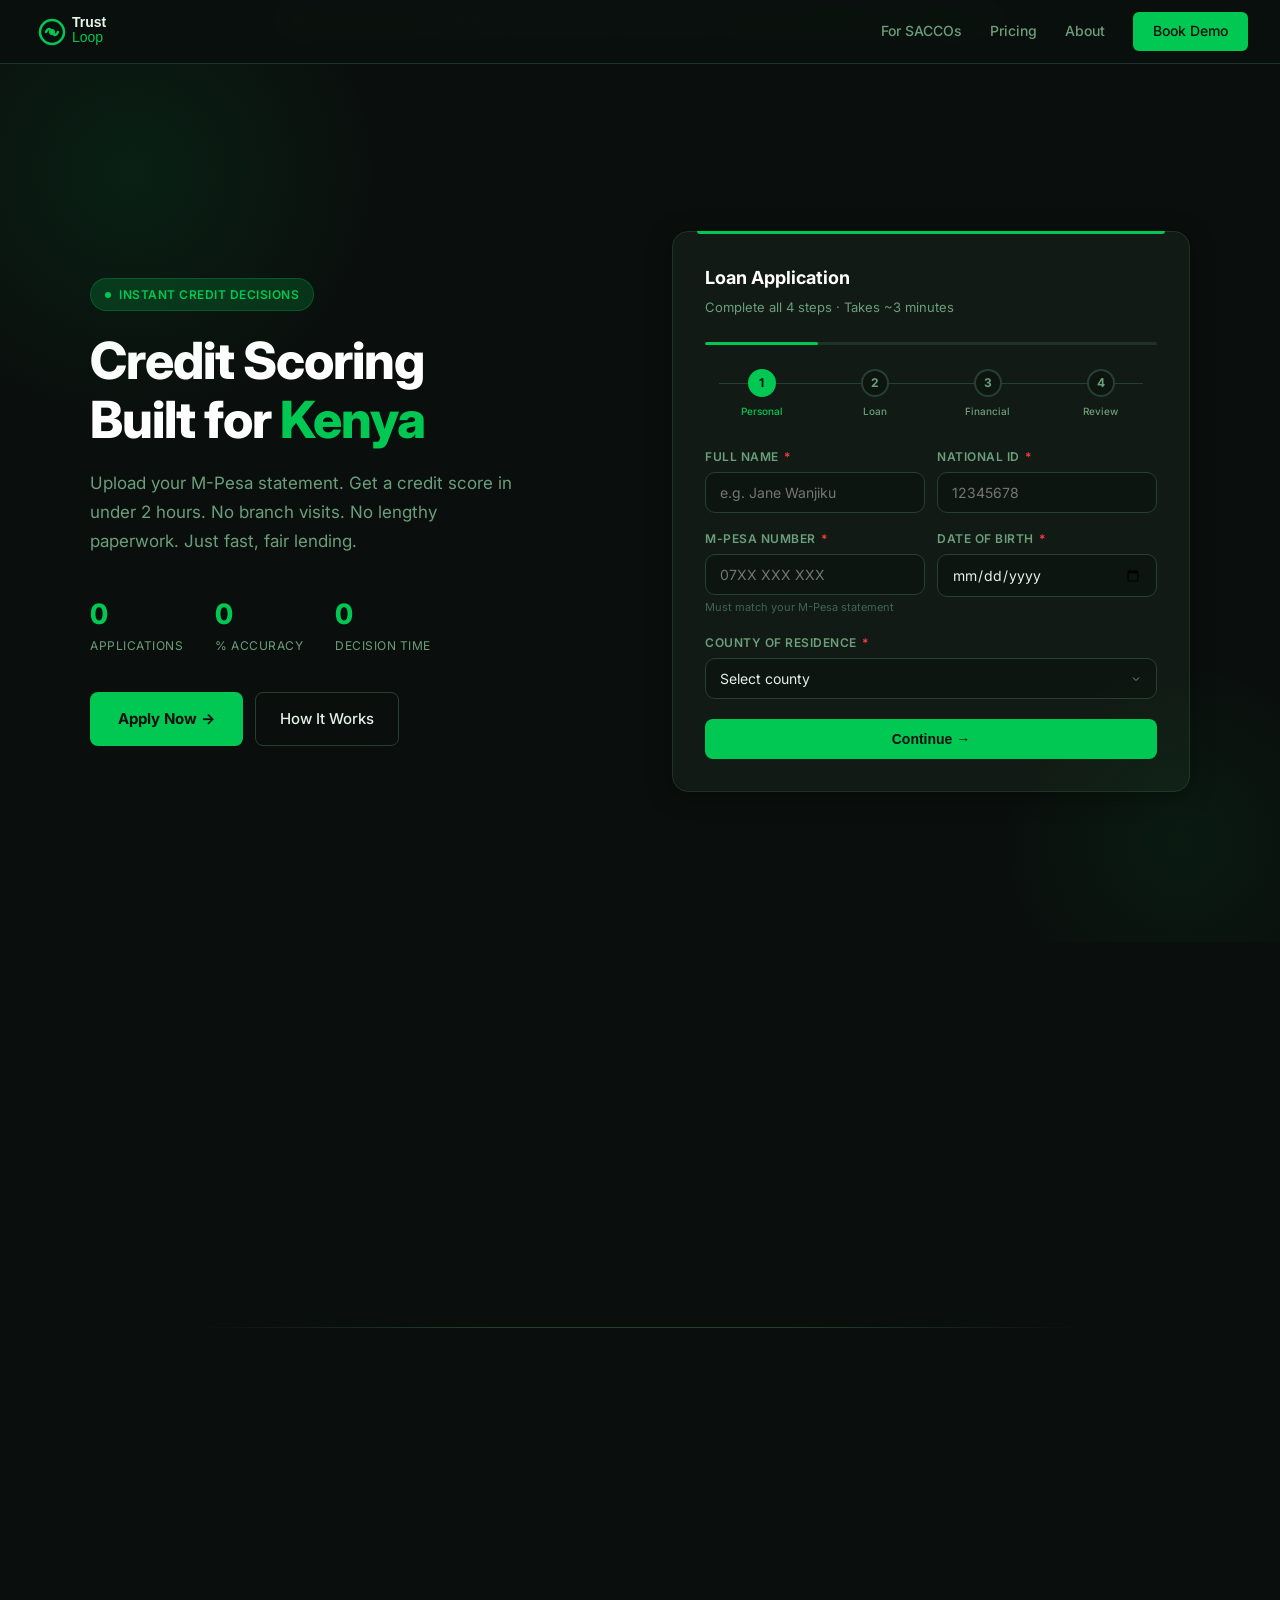
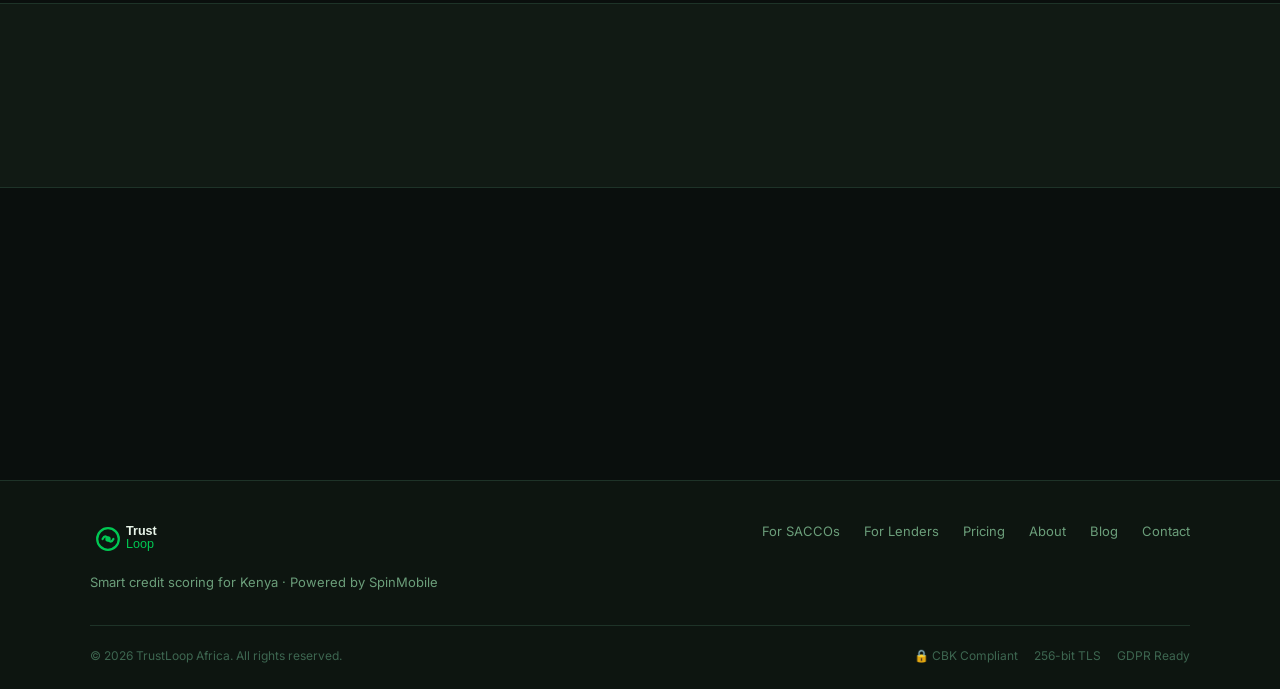
<file: index.html>
<!DOCTYPE html>
<html lang="en">
<head>
  <meta charset="UTF-8">
  <meta name="viewport" content="width=device-width, initial-scale=1.0">
  <title>TrustLoop Africa — M-Pesa Credit Scoring for Kenya's SACCOs &amp; Lenders</title>
  <meta name="description" content="Score any Kenyan borrower in 90 seconds using M-Pesa transaction history. AI credit scoring built for SACCOs, digital lenders and MFIs. No bureau required.">
  <meta property="og:title" content="TrustLoop Africa — M-Pesa Credit Scoring for Kenya's SACCOs & Lenders">
  <meta property="og:description" content="47-signal M-Pesa credit score in 90 seconds. Built for Kenya's SACCOs and digital lenders.">
  <meta property="og:url" content="https://trustloopafrica.com/">
  <meta property="og:type" content="website">
  <link rel="canonical" href="https://trustloopafrica.com/">
  <link rel="stylesheet" href="assets/style.css">
  <link rel="preconnect" href="https://fonts.googleapis.com">
  <link rel="preconnect" href="https://fonts.gstatic.com" crossorigin>
  <link href="https://fonts.googleapis.com/css2?family=Inter:wght@300;400;500;600;700;800;900&display=swap" rel="stylesheet">
  <style>
    /* index.html only overrides */
    .form-progress-bar {
      height: 3px;
      background: var(--border);
      border-radius: 2px;
      margin-bottom: 24px;
      overflow: hidden;
    }
    .form-progress-fill {
      height: 100%;
      background: var(--primary);
      border-radius: 2px;
      transition: width .4s ease;
    }
    .required-star { color: var(--danger); margin-left: 2px; }
    .field-hint { font-size: 11px; color: var(--muted2); margin-top: 4px; }
    .loan-slider-wrap { padding: 4px 0; }
    .loan-display {
      font-size: 28px;
      font-weight: 900;
      color: var(--primary);
      text-align: center;
      margin: 8px 0 4px;
      font-variant-numeric: tabular-nums;
    }
    input[type=range] {
      width: 100%;
      accent-color: var(--primary);
      cursor: pointer;
    }
    .range-labels { display: flex; justify-content: space-between; font-size: 11px; color: var(--muted2); }
    .score-preview {
      background: var(--bg2);
      border: 1px solid var(--border2);
      border-radius: var(--radius);
      padding: 16px;
      margin-top: 16px;
      text-align: center;
    }
    .score-preview p { font-size: 12px; color: var(--muted); margin-bottom: 6px; }
    .score-badge {
      display: inline-block;
      background: var(--primary-glow);
      color: var(--primary);
      font-weight: 800;
      font-size: 22px;
      padding: 8px 20px;
      border-radius: 8px;
    }
    /* Checklist in step 4 */
    .review-list { list-style: none; }
    .review-list li {
      display: flex;
      justify-content: space-between;
      padding: 8px 0;
      border-bottom: 1px solid var(--border);
      font-size: 13px;
    }
    .review-list li:last-child { border-bottom: none; }
    .review-key { color: var(--muted); }
    .review-val { color: var(--text); font-weight: 600; text-align: right; max-width: 180px; overflow: hidden; text-overflow: ellipsis; white-space: nowrap; }
    .success-screen {
      text-align: center;
      padding: 20px 0;
      display: none;
    }
    .success-icon {
      width: 64px; height: 64px;
      background: var(--primary-glow);
      border: 2px solid var(--primary);
      border-radius: 50%;
      display: flex;
      align-items: center;
      justify-content: center;
      font-size: 28px;
      margin: 0 auto 16px;
      animation: pop .5s cubic-bezier(.34,1.56,.64,1);
    }
    @keyframes pop {
      from { transform: scale(0); opacity: 0; }
      to   { transform: scale(1); opacity: 1; }
    }
    .success-ref {
      display: inline-block;
      background: var(--bg2);
      border: 1px solid var(--border2);
      padding: 8px 20px;
      border-radius: 8px;
      font-family: 'Courier New', monospace;
      font-size: 18px;
      font-weight: 700;
      color: var(--primary);
      letter-spacing: 2px;
      margin: 12px 0 16px;
    }
    .upload-name-shown { color: var(--primary); font-size: 12px; margin-top: 6px; display: none; }
  </style>
</head>
<body>

<!-- Alert bar -->
<div class="alert-bar">
  🔒 256-bit encrypted · <span>Applications reviewed within 2 business hours · </span>Powered by SpinMobile Credit Intelligence
</div>

<!-- NAV -->
<nav class="nav">
  <div class="nav-logo">
    <a href="index.html"><img src="assets/logo.svg" alt="TrustLoop" height="40"></a>
  </div>
  <div class="nav-links">
    <a href="for-saccos.html" class="hide-mob">For SACCOs</a>
    <a href="pricing.html" class="hide-mob">Pricing</a>
    <a href="about.html" class="hide-mob">About</a>
    <a href="contact.html" class="nav-cta">Book Demo</a>
  </div>
  <button class="nav-hamburger" id="navHamburger" onclick="toggleMobileNav()" aria-label="Open menu">
    <span></span><span></span><span></span>
  </button>
</nav>

<div class="nav-mobile-menu" id="navMobileMenu">
  <a href="index.html" onclick="closeMobileNav()">Home</a>
  <a href="for-saccos.html" onclick="closeMobileNav()">For SACCOs</a>
  <a href="for-lenders.html" onclick="closeMobileNav()">For Lenders</a>
  <a href="how-it-works.html" onclick="closeMobileNav()">How It Works</a>
  <a href="pricing.html" onclick="closeMobileNav()">Pricing</a>
  <a href="about.html" onclick="closeMobileNav()">About</a>
  <a href="blog.html" onclick="closeMobileNav()">Blog</a>
  <a href="contact.html" class="nav-cta" onclick="closeMobileNav()">Book Demo →</a>
</div>

<!-- HERO -->
<section class="hero" id="apply">
  <div class="hero-inner">
    <!-- Left: Copy -->
    <div class="hero-copy">
      <div class="hero-badge">
        <span class="dot"></span>
        Instant Credit Decisions
      </div>
      <h1>
        Credit Scoring<br>
        Built for <span>Kenya</span>
      </h1>
      <p class="hero-sub">
        Upload your M-Pesa statement. Get a credit score in under 2 hours.
        No branch visits. No lengthy paperwork. Just fast, fair lending.
      </p>
      <div class="hero-stats">
        <div class="stat-item">
          <span class="stat-num" data-count="2400">0</span>
          <span class="stat-label">Applications</span>
        </div>
        <div class="stat-item">
          <span class="stat-num" data-count="94">0</span>
          <span class="stat-label">% Accuracy</span>
        </div>
        <div class="stat-item">
          <span class="stat-num" data-suffix="hrs" data-count="2">0</span>
          <span class="stat-label">Decision Time</span>
        </div>
      </div>
      <div class="hero-cta">
        <a href="#apply-form" class="btn-primary">
          Apply Now →
        </a>
        <a href="#how" class="btn-ghost">
          How It Works
        </a>
      </div>
    </div>

    <!-- Right: Application Form -->
    <div class="form-card" id="apply-form">
      <div class="form-title">Loan Application</div>
      <div class="form-sub">Complete all 4 steps · Takes ~3 minutes</div>

      <!-- Progress bar -->
      <div class="form-progress-bar">
        <div class="form-progress-fill" id="progressFill" style="width:25%"></div>
      </div>

      <!-- Steps indicator -->
      <div class="steps">
        <div class="step active" id="ind-1">
          <div class="step-num">1</div>
          <div class="step-label">Personal</div>
        </div>
        <div class="step" id="ind-2">
          <div class="step-num">2</div>
          <div class="step-label">Loan</div>
        </div>
        <div class="step" id="ind-3">
          <div class="step-num">3</div>
          <div class="step-label">Financial</div>
        </div>
        <div class="step" id="ind-4">
          <div class="step-num">4</div>
          <div class="step-label">Review</div>
        </div>
      </div>

      <form id="loanForm" novalidate>

        <!-- STEP 1: Personal Details -->
        <div class="form-step active" id="step-1">
          <div class="form-row">
            <div class="form-group">
              <label>Full Name <span class="required-star">*</span></label>
              <input type="text" id="fullName" placeholder="e.g. Jane Wanjiku" autocomplete="name" required>
            </div>
            <div class="form-group">
              <label>National ID <span class="required-star">*</span></label>
              <input type="text" id="nationalId" placeholder="12345678" maxlength="8" required>
            </div>
          </div>
          <div class="form-row">
            <div class="form-group">
              <label>M-Pesa Number <span class="required-star">*</span></label>
              <input type="tel" id="mpesaPhone" placeholder="07XX XXX XXX" required>
              <div class="field-hint">Must match your M-Pesa statement</div>
            </div>
            <div class="form-group">
              <label>Date of Birth <span class="required-star">*</span></label>
              <input type="date" id="dob" required>
            </div>
          </div>
          <div class="form-group">
            <label>County of Residence <span class="required-star">*</span></label>
            <select id="county" required>
              <option value="" disabled selected>Select county</option>
              <option>Nairobi</option><option>Mombasa</option><option>Kisumu</option>
              <option>Nakuru</option><option>Eldoret</option><option>Machakos</option>
              <option>Nyeri</option><option>Thika</option><option>Other</option>
            </select>
          </div>
          <div class="form-nav">
            <button type="button" class="btn-next" onclick="goStep(2)">Continue →</button>
          </div>
        </div>

        <!-- STEP 2: Loan Details -->
        <div class="form-step" id="step-2">
          <div class="form-group">
            <label>Loan Amount (KES) <span class="required-star">*</span></label>
            <div class="loan-slider-wrap">
              <div class="loan-display" id="loanDisplay">KES 50,000</div>
              <input type="range" id="loanAmount" min="5000" max="500000" step="5000" value="50000" oninput="updateLoan(this.value)">
              <div class="range-labels"><span>KES 5K</span><span>KES 500K</span></div>
            </div>
          </div>
          <div class="form-row">
            <div class="form-group">
              <label>Loan Purpose <span class="required-star">*</span></label>
              <select id="loanPurpose" required>
                <option value="" disabled selected>Select purpose</option>
                <option>Business Capital</option>
                <option>School Fees</option>
                <option>Medical</option>
                <option>Asset Purchase</option>
                <option>Home Improvement</option>
                <option>Other</option>
              </select>
            </div>
            <div class="form-group">
              <label>Repayment Period <span class="required-star">*</span></label>
              <select id="tenure" required>
                <option value="" disabled selected>Select period</option>
                <option>1 Month</option>
                <option>3 Months</option>
                <option>6 Months</option>
                <option>12 Months</option>
                <option>18 Months</option>
                <option>24 Months</option>
              </select>
            </div>
          </div>
          <div class="score-preview">
            <p>Estimated monthly repayment</p>
            <div class="score-badge" id="monthlyEst">KES 4,583</div>
            <div class="field-hint" style="margin-top:8px">at 11% p.a. (illustrative only)</div>
          </div>
          <div class="form-nav">
            <button type="button" class="btn-back" onclick="goStep(1)">← Back</button>
            <button type="button" class="btn-next" onclick="goStep(3)">Continue →</button>
          </div>
        </div>

        <!-- STEP 3: Financial Info + M-Pesa Upload -->
        <div class="form-step" id="step-3">
          <div class="form-row">
            <div class="form-group">
              <label>Employment Status <span class="required-star">*</span></label>
              <select id="employment" required>
                <option value="" disabled selected>Select status</option>
                <option>Employed (Formal)</option>
                <option>Self-Employed</option>
                <option>Casual Worker</option>
                <option>Farmer</option>
                <option>Student</option>
                <option>Other</option>
              </select>
            </div>
            <div class="form-group">
              <label>Monthly Income (KES) <span class="required-star">*</span></label>
              <input type="number" id="monthlyIncome" placeholder="e.g. 45000" min="0" required>
            </div>
          </div>
          <div class="form-group">
            <label>Employer / Business Name</label>
            <input type="text" id="employer" placeholder="e.g. Safaricom PLC or Jane's Shop">
          </div>
          <div class="form-group">
            <label>M-Pesa Statement (PDF) <span class="required-star">*</span></label>
            <div class="upload-zone" id="uploadZone" onclick="document.getElementById('mpesaFile').click()">
              <input type="file" id="mpesaFile" accept=".pdf" onchange="handleFile(this)">
              <div class="upload-icon">📄</div>
              <div class="upload-text"><strong>Click to upload</strong> or drag & drop</div>
              <div class="upload-accepted">PDF only · max 10MB · last 3 months</div>
              <div class="upload-filename" id="uploadedName"></div>
            </div>
            <div class="field-hint">Download from M-Pesa app → Statements → PDF</div>
          </div>
          <div class="form-nav">
            <button type="button" class="btn-back" onclick="goStep(2)">← Back</button>
            <button type="button" class="btn-next" onclick="goStep(4)">Review →</button>
          </div>
        </div>

        <!-- STEP 4: Review & Submit -->
        <div class="form-step" id="step-4">
          <div style="margin-bottom:16px;">
            <div class="form-sub" style="margin-bottom:12px;">Please confirm your details before submitting.</div>
            <ul class="review-list" id="reviewList">
              <!-- Populated by JS -->
            </ul>
          </div>
          <div class="consent-row">
            <input type="checkbox" id="consent1" required>
            <label for="consent1">I confirm that all information provided is accurate and I authorise TrustLoop to analyse my M-Pesa transaction data for credit assessment purposes.</label>
          </div>
          <div class="consent-row">
            <input type="checkbox" id="consent2" required>
            <label for="consent2">I agree to the <a href="#" target="_blank" rel="noopener">Terms & Conditions</a> and <a href="#" target="_blank" rel="noopener">Privacy Policy</a>.</label>
          </div>
          <div class="form-nav">
            <button type="button" class="btn-back" onclick="goStep(3)">← Back</button>
            <button type="submit" class="btn-submit" id="submitBtn">Submit Application</button>
          </div>
        </div>

        <!-- Success -->
        <div class="success-screen" id="successScreen">
          <div class="success-icon">✓</div>
          <div class="form-title">Application Received!</div>
          <div class="form-sub" style="margin-bottom:8px;">Your reference number</div>
          <div class="success-ref" id="refNumber">TL-000000</div>
          <div class="form-sub">We'll send your credit score to your M-Pesa number within <strong style="color:var(--text)">2 business hours</strong>.</div>
          <br>
          <a href="score.html" class="btn-primary" style="display:inline-flex;margin:0 auto;">View Score Page</a>
        </div>

      </form>
    </div>
  </div>
</section>

<!-- HOW IT WORKS -->
<section class="section" id="how">
  <div class="section-inner">
    <div class="section-label fade-up">Simple 4-Step Process</div>
    <h2 class="section-title fade-up">From Application to<br>Decision in Hours</h2>
    <p class="section-sub fade-up">No banks. No queues. No guesswork. Our SpinMobile-powered engine reads your M-Pesa history and returns a verified credit score.</p>

    <div class="steps-grid">
      <div class="step-card fade-up">
        <div class="step-n">01</div>
        <div class="step-icon-wrap">📝</div>
        <h3>Fill the Form</h3>
        <p>Enter your personal details and desired loan amount. Takes under 3 minutes.</p>
      </div>
      <div class="step-card fade-up">
        <div class="step-n">02</div>
        <div class="step-icon-wrap">📱</div>
        <h3>Upload Statement</h3>
        <p>Attach your M-Pesa PDF statement from the last 3 months. Securely encrypted.</p>
      </div>
      <div class="step-card fade-up">
        <div class="step-n">03</div>
        <div class="step-icon-wrap">🧠</div>
        <h3>AI Analysis</h3>
        <p>SpinMobile's engine parses transactions and computes your credit behaviour score.</p>
      </div>
      <div class="step-card fade-up">
        <div class="step-n">04</div>
        <div class="step-icon-wrap">✅</div>
        <h3>Get Decision</h3>
        <p>Receive your score and loan decision via SMS within 2 business hours.</p>
      </div>
    </div>
  </div>
</section>

<!-- METRICS -->
<div class="metrics">
  <div class="metrics-inner">
    <div class="fade-up">
      <div class="metric-num">2,400+</div>
      <div class="metric-label">Applications Processed</div>
    </div>
    <div class="fade-up">
      <div class="metric-num">94%</div>
      <div class="metric-label">Scoring Accuracy</div>
    </div>
    <div class="fade-up">
      <div class="metric-num">&lt;2hrs</div>
      <div class="metric-label">Average Decision Time</div>
    </div>
    <div class="fade-up">
      <div class="metric-num">256-bit</div>
      <div class="metric-label">Data Encryption</div>
    </div>
  </div>
</div>

<!-- FAQ -->
<section class="section" id="faq">
  <div class="section-inner" style="max-width:720px;">
    <div class="section-label fade-up">Frequently Asked Questions</div>
    <h2 class="section-title fade-up">Got Questions?</h2>

    <div id="faqList" style="margin-top:40px;">
      <!-- Rendered by JS -->
    </div>
  </div>
</section>

<!-- FOOTER -->
<footer class="footer">
  <div class="footer-inner">
    <div class="footer-top">
      <div>
        <img src="assets/logo.svg" alt="TrustLoop" height="36">
        <div class="footer-tagline">Smart credit scoring for Kenya · Powered by SpinMobile</div>
      </div>
      <div class="footer-links">
        <a href="for-saccos.html">For SACCOs</a>
        <a href="for-lenders.html">For Lenders</a>
        <a href="pricing.html">Pricing</a>
        <a href="about.html">About</a>
        <a href="blog.html">Blog</a>
        <a href="contact.html">Contact</a>
      </div>
    </div>
    <div class="footer-bottom">
      <span>© 2026 TrustLoop Africa. All rights reserved.</span>
      <div class="footer-compliance">
        <span>🔒 CBK Compliant</span>
        <span>256-bit TLS</span>
        <span>GDPR Ready</span>
      </div>
    </div>
  </div>
</footer>

<!-- Toast -->
<div class="toast" id="toast">
  <span class="toast-icon">⚠</span>
  <span id="toastMsg">Please complete all required fields.</span>
</div>

<script>
// ── Intersection Observer (NEVER GSAP for reveals) ──
const io = new IntersectionObserver((entries) => {
  entries.forEach(e => { if (e.isIntersecting) e.target.classList.add('visible'); });
}, { threshold: 0.15 });
document.querySelectorAll('.fade-up').forEach(el => io.observe(el));

// 1500ms failsafe — mandatory per skill
setTimeout(() => {
  document.querySelectorAll('.fade-up').forEach(el => el.classList.add('visible'));
}, 1500);

// ── Counter animation ──
function animateCount(el, target, suffix = '') {
  let start = 0;
  const dur = 1800;
  const step = 16;
  const inc = target / (dur / step);
  const tick = () => {
    start = Math.min(start + inc, target);
    el.textContent = Math.floor(start).toLocaleString() + suffix;
    if (start < target) requestAnimationFrame(tick);
  };
  requestAnimationFrame(tick);
}
const countEls = document.querySelectorAll('[data-count]');
const cio = new IntersectionObserver(entries => {
  entries.forEach(e => {
    if (e.isIntersecting) {
      const el = e.target;
      animateCount(el, +el.dataset.count, el.dataset.suffix || '');
      cio.unobserve(el);
    }
  });
}, { threshold: 0.5 });
countEls.forEach(el => cio.observe(el));

// ── Multi-step form ──
let currentStep = 1;
const totalSteps = 4;

function goStep(n) {
  if (n > currentStep && !validateStep(currentStep)) return;
  document.getElementById('step-' + currentStep).classList.remove('active');
  document.getElementById('ind-' + currentStep).classList.remove('active');
  if (n > currentStep) document.getElementById('ind-' + currentStep).classList.add('done');

  currentStep = n;
  document.getElementById('step-' + currentStep).classList.add('active');
  document.getElementById('ind-' + currentStep).classList.add('active');
  document.getElementById('progressFill').style.width = ((n / totalSteps) * 100) + '%';

  if (n === 4) populateReview();
  document.getElementById('apply-form').scrollIntoView({ behavior: 'smooth', block: 'center' });
}

function validateStep(n) {
  const step = document.getElementById('step-' + n);
  const required = step.querySelectorAll('[required]');
  for (const el of required) {
    if (!el.value || el.value === '') {
      showToast('Please complete all required fields.');
      el.focus();
      return false;
    }
  }
  if (n === 3) {
    const file = document.getElementById('mpesaFile').files[0];
    if (!file) { showToast('Please upload your M-Pesa PDF statement.'); return false; }
  }
  return true;
}

// ── Loan slider ──
function updateLoan(val) {
  const v = parseInt(val);
  document.getElementById('loanDisplay').textContent = 'KES ' + v.toLocaleString();
  const months = { '1 Month':1,'3 Months':3,'6 Months':6,'12 Months':12,'18 Months':18,'24 Months':24 };
  const tenure = document.getElementById('tenure').value;
  const m = months[tenure] || 12;
  const rate = 0.11 / 12;
  const payment = m === 1 ? v * 1.11 : v * rate * Math.pow(1+rate,m) / (Math.pow(1+rate,m)-1);
  document.getElementById('monthlyEst').textContent = 'KES ' + Math.round(payment).toLocaleString();
}
document.getElementById('tenure').addEventListener('change', () => updateLoan(document.getElementById('loanAmount').value));

// ── File upload ──
function handleFile(input) {
  const file = input.files[0];
  if (!file) return;
  if (file.size > 10 * 1024 * 1024) { showToast('File too large. Max 10MB.'); input.value = ''; return; }
  const nameEl = document.getElementById('uploadedName');
  nameEl.textContent = '✓ ' + file.name;
  nameEl.style.display = 'block';
  document.getElementById('uploadZone').style.borderColor = 'var(--primary)';
}

// Drag & drop
const zone = document.getElementById('uploadZone');
zone.addEventListener('dragover', e => { e.preventDefault(); zone.style.borderColor='var(--primary)'; });
zone.addEventListener('dragleave', () => zone.style.borderColor='');
zone.addEventListener('drop', e => {
  e.preventDefault();
  const dt = e.dataTransfer;
  if (dt.files.length) {
    document.getElementById('mpesaFile').files = dt.files;
    handleFile(document.getElementById('mpesaFile'));
  }
});

// ── Review populate ──
function populateReview() {
  const data = [
    ['Full Name', document.getElementById('fullName').value],
    ['National ID', document.getElementById('nationalId').value],
    ['M-Pesa Number', document.getElementById('mpesaPhone').value],
    ['County', document.getElementById('county').value],
    ['Loan Amount', 'KES ' + parseInt(document.getElementById('loanAmount').value).toLocaleString()],
    ['Purpose', document.getElementById('loanPurpose').value],
    ['Tenure', document.getElementById('tenure').value],
    ['Employment', document.getElementById('employment').value],
    ['Monthly Income', 'KES ' + parseInt(document.getElementById('monthlyIncome').value || 0).toLocaleString()],
    ['M-Pesa PDF', document.getElementById('mpesaFile').files[0]?.name || '—'],
  ];
  const list = document.getElementById('reviewList');
  list.innerHTML = data.map(([k,v]) =>
    `<li><span class="review-key">${k}</span><span class="review-val">${v}</span></li>`
  ).join('');
}

// ── API base (Flask on DigitalOcean) ──
const API_BASE = 'http://170.64.176.246/api';

// ── Form submit ──
document.getElementById('loanForm').addEventListener('submit', async function(e) {
  e.preventDefault();
  if (!document.getElementById('consent1').checked || !document.getElementById('consent2').checked) {
    showToast('Please accept both consent checkboxes.'); return;
  }
  const btn = document.getElementById('submitBtn');
  btn.textContent = 'Submitting\u2026';
  btn.disabled = true;

  const formData = new FormData();
  const fields = {
    full_name:      document.getElementById('fullName').value,
    national_id:    document.getElementById('nationalId').value,
    phone:          document.getElementById('mpesaPhone').value,
    dob:            document.getElementById('dob').value,
    county:         document.getElementById('county').value,
    loan_amount:    document.getElementById('loanAmount').value,
    loan_purpose:   document.getElementById('loanPurpose').value,
    tenure:         document.getElementById('tenure').value,
    employment:     document.getElementById('employment').value,
    monthly_income: document.getElementById('monthlyIncome').value || '0',
    employer:       document.getElementById('employer').value,
  };
  for (const [k, v] of Object.entries(fields)) formData.append(k, v);
  const pdfFile = document.getElementById('mpesaFile').files[0];
  if (pdfFile) formData.append('mpesaFile', pdfFile);

  try {
    const res  = await fetch(`${API_BASE}/apply`, { method: 'POST', body: formData });
    const data = await res.json();
    if (!res.ok) { showToast(data.error || 'Submission failed. Please try again.'); btn.textContent = 'Submit Application'; btn.disabled = false; return; }
    const ref = data.ref;
    sessionStorage.setItem('tl_ref',    ref);
    sessionStorage.setItem('tl_name',   fields.full_name);
    sessionStorage.setItem('tl_amount', fields.loan_amount);
    document.getElementById('refNumber').textContent = ref;
    document.querySelector('.form-progress-fill').style.width = '100%';
    document.getElementById('step-4').classList.remove('active');
    document.getElementById('successScreen').style.display = 'block';
    document.getElementById('ind-4').classList.add('done');
  } catch (err) {
    showToast('Network error — please check your connection.');
    btn.textContent = 'Submit Application';
    btn.disabled = false;
  }
});

// ── Toast ──
function showToast(msg) {
  const t = document.getElementById('toast');
  document.getElementById('toastMsg').textContent = msg;
  t.classList.add('show');
  setTimeout(() => t.classList.remove('show'), 4000);
}

// ── FAQ ──
const faqs = [
  { q: 'What is M-Pesa statement and how do I get it?', a: 'Open your M-Pesa app → Go to "Statements" → Download PDF for the last 3 months. It's free and instant.' },
  { q: 'Is my financial data secure?', a: 'Yes. All data is encrypted with 256-bit TLS. Your M-Pesa PDF is processed by SpinMobile's accredited servers and never stored unencrypted.' },
  { q: 'How quickly will I get a decision?', a: 'Most applications receive a score within 2 business hours. You\'ll receive an SMS notification once ready.' },
  { q: 'What credit score do I need to qualify?', a: 'TrustLoop works with all credit profiles. Our lenders cover a range of risk appetites. A score above 600 improves your chances significantly.' },
  { q: 'Are there any application fees?', a: 'None. Applying is completely free. Fees only apply if you accept a loan offer, and they are clearly disclosed upfront.' },
  { q: 'Can I apply if I\'m self-employed?', a: 'Absolutely. Self-employed applicants often have strong M-Pesa histories that demonstrate consistent income — our model is built for Kenya\'s informal economy.' },
];

const faqContainer = document.getElementById('faqList');
faqContainer.innerHTML = faqs.map((f, i) => `
  <div class="fade-up" style="border-bottom:1px solid var(--border);margin-bottom:0;">
    <button onclick="toggleFaq(${i})" style="width:100%;background:none;border:none;color:var(--text);text-align:left;padding:18px 0;font-size:15px;font-weight:600;cursor:pointer;display:flex;justify-content:space-between;align-items:center;gap:16px;font-family:inherit;">
      ${f.q}
      <span id="faq-icon-${i}" style="color:var(--primary);font-size:20px;flex-shrink:0;transition:transform .3s;">+</span>
    </button>
    <div id="faq-body-${i}" style="display:none;padding:0 0 18px;color:var(--muted);font-size:14px;line-height:1.7;">${f.a}</div>
  </div>
`).join('');

let openFaq = null;
function toggleFaq(i) {
  if (openFaq !== null && openFaq !== i) {
    document.getElementById('faq-body-' + openFaq).style.display = 'none';
    document.getElementById('faq-icon-' + openFaq).textContent = '+';
    document.getElementById('faq-icon-' + openFaq).style.transform = '';
  }
  const body = document.getElementById('faq-body-' + i);
  const icon = document.getElementById('faq-icon-' + i);
  const isOpen = body.style.display === 'block';
  body.style.display = isOpen ? 'none' : 'block';
  icon.textContent = isOpen ? '+' : '−';
  icon.style.transform = isOpen ? '' : 'rotate(45deg)';
  openFaq = isOpen ? null : i;
}

function toggleMobileNav() {
  document.getElementById('navHamburger').classList.toggle('open');
  document.getElementById('navMobileMenu').classList.toggle('open');
}
function closeMobileNav() {
  document.getElementById('navHamburger').classList.remove('open');
  document.getElementById('navMobileMenu').classList.remove('open');
}
// Close mobile nav on outside click
document.addEventListener('click', function(e) {
  const menu = document.getElementById('navMobileMenu');
  const btn   = document.getElementById('navHamburger');
  if (menu && menu.classList.contains('open') && !menu.contains(e.target) && !btn.contains(e.target)) {
    closeMobileNav();
  }
});
</script>

<!-- Sticky mobile apply CTA -->
<div class="mobile-apply-cta">
  <a href="#apply" class="btn-primary" onclick="closeMobileNav()">Apply for Loan &rarr;</a>
</div>
</body>
</html>
</file>
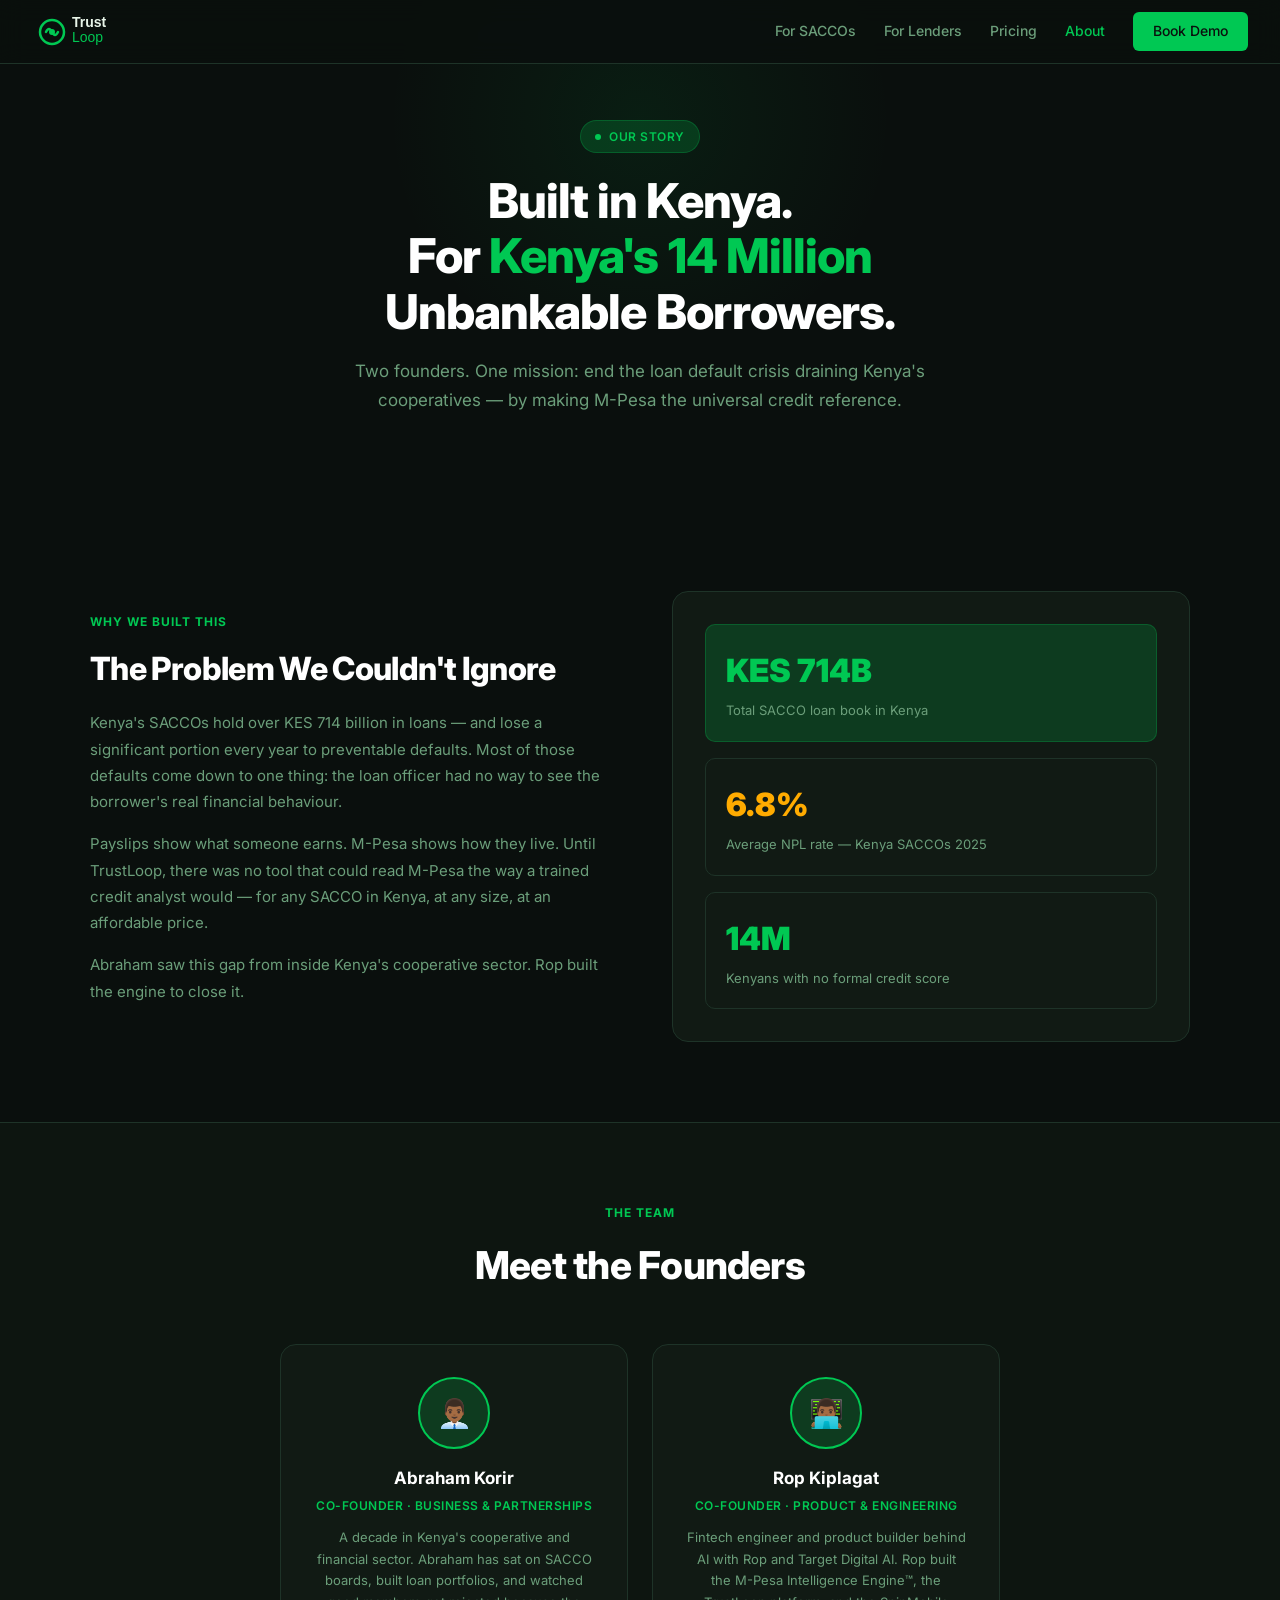
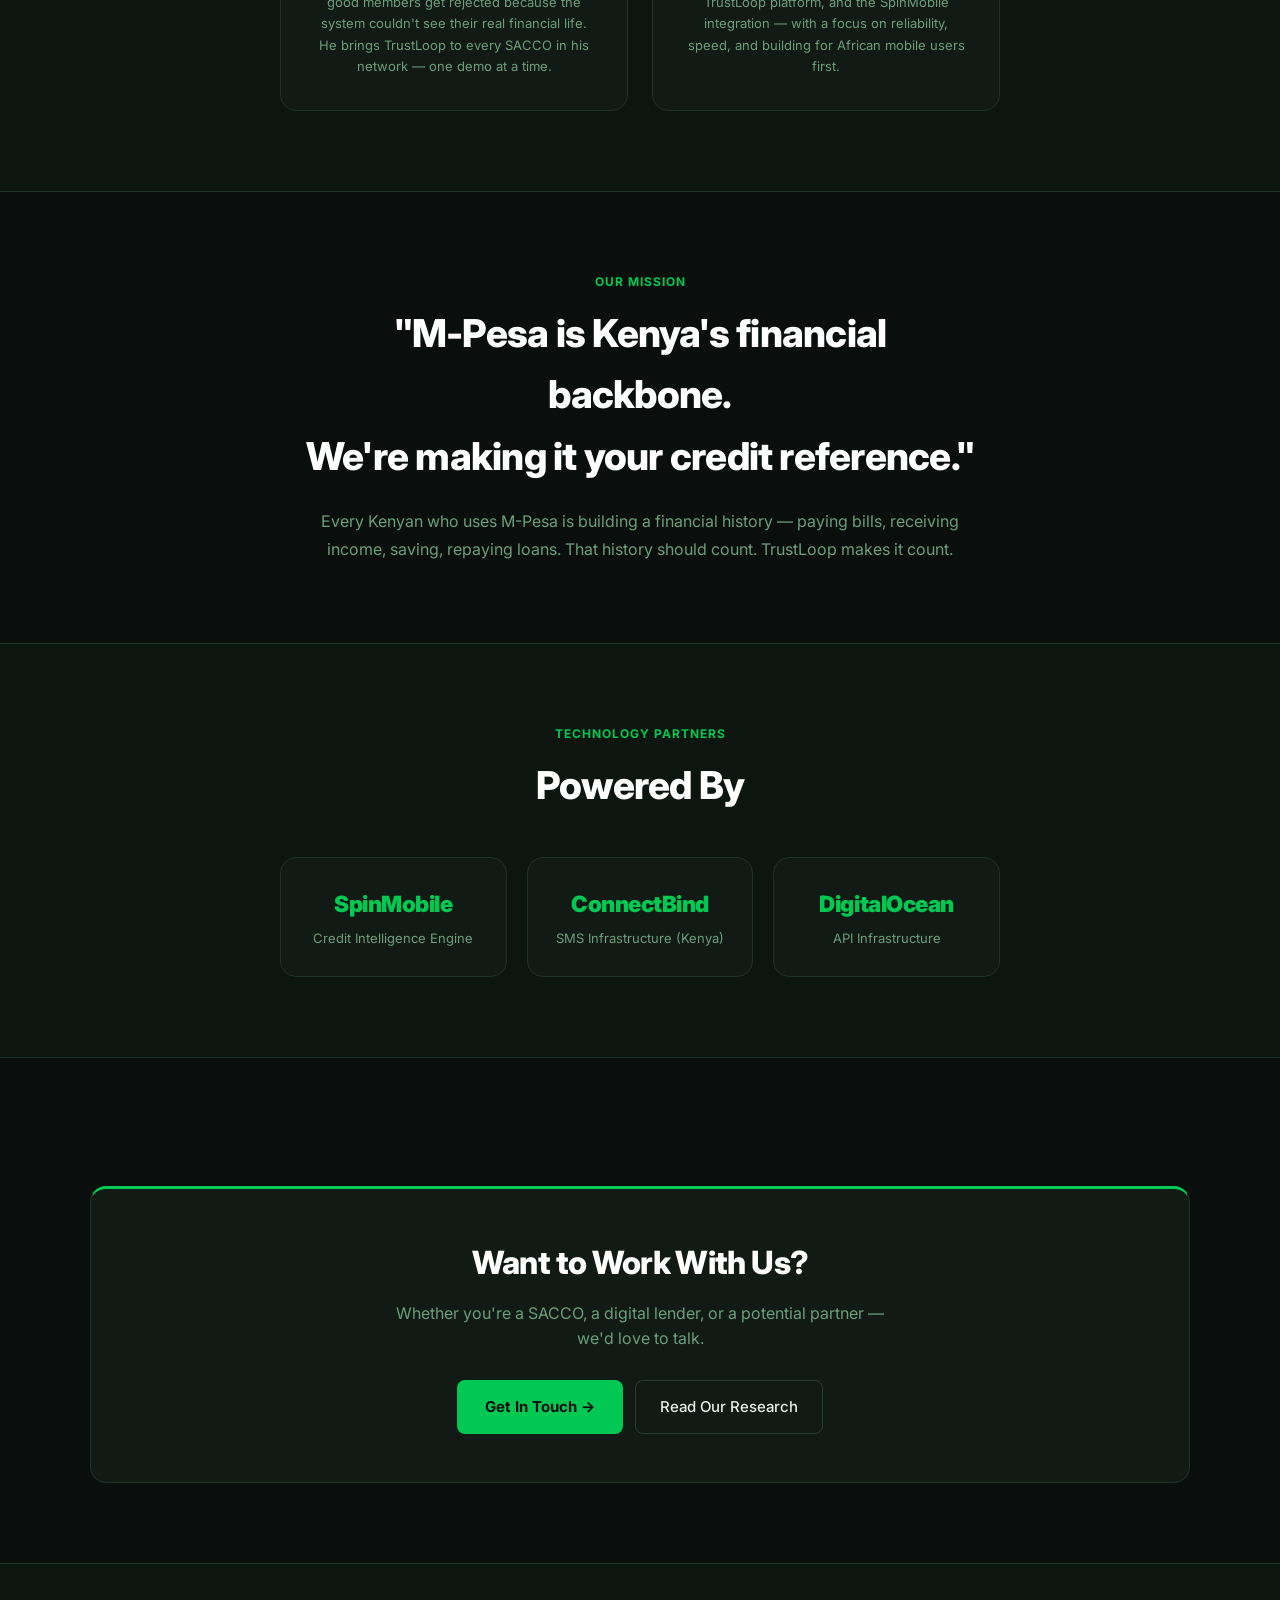
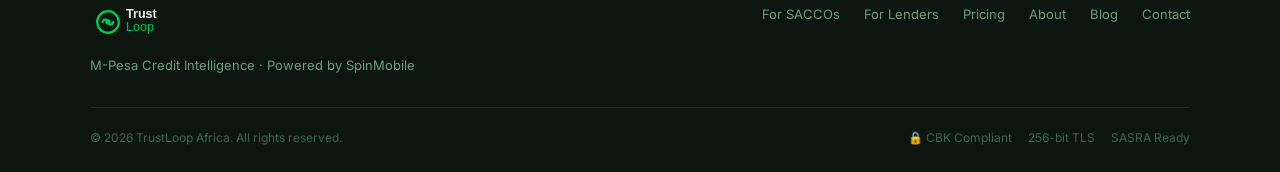
<file: about.html>
<!DOCTYPE html>
<html lang="en">
<head>
  <meta charset="UTF-8">
  <meta name="viewport" content="width=device-width, initial-scale=1.0">
  <title>About TrustLoop Africa — Built in Kenya for Kenya's Borrowers</title>
  <meta name="description" content="TrustLoop Africa was founded by Abraham Korir and Rop Kiplagat to end Kenya's loan default crisis using M-Pesa credit intelligence. Our story and mission.">
  <meta property="og:title" content="About TrustLoop Africa — Built in Kenya for Kenya's Borrowers">
  <meta property="og:url" content="https://trustloopafrica.com/about">
  <meta property="og:type" content="website">
  <link rel="canonical" href="https://trustloopafrica.com/about">
  <link rel="preconnect" href="https://fonts.googleapis.com">
  <link rel="preconnect" href="https://fonts.gstatic.com" crossorigin>
  <link href="https://fonts.googleapis.com/css2?family=Inter:wght@400;500;600;700;800;900&display=swap" rel="stylesheet">
  <link rel="stylesheet" href="assets/style.css">
  <script type="application/ld+json">{"@context":"https://schema.org","@type":"Organization","name":"TrustLoop Africa","url":"https://trustloopafrica.com","logo":"https://trustloopafrica.com/assets/logo.svg","description":"AI credit scoring platform for Kenya's SACCOs and digital lenders, powered by the M-Pesa Intelligence Engine.","foundingDate":"2026","founders":[{"@type":"Person","name":"Abraham Korir"},{"@type":"Person","name":"Rop Kiplagat"}],"address":{"@type":"PostalAddress","addressLocality":"Nairobi","addressCountry":"KE"}}</script>
</head>
<body>

<nav class="nav">
  <div class="nav-logo">
    <a href="index.html"><img src="assets/logo.svg" alt="TrustLoop Africa" height="40"></a>
  </div>
  <div class="nav-links">
    <a href="for-saccos.html" class="hide-mob">For SACCOs</a>
    <a href="for-lenders.html" class="hide-mob">For Lenders</a>
    <a href="pricing.html" class="hide-mob">Pricing</a>
    <a href="about.html" class="hide-mob" style="color:var(--primary);">About</a>
    <a href="contact.html" class="nav-cta">Book Demo</a>
  </div>
  <button class="nav-hamburger" id="navHamburger" onclick="toggleMobileNav()" aria-label="Open menu">
    <span></span><span></span><span></span>
  </button>
</nav>
<div class="nav-mobile-menu" id="navMobileMenu">
  <a href="index.html" onclick="closeMobileNav()">Home</a>
  <a href="for-saccos.html" onclick="closeMobileNav()">For SACCOs</a>
  <a href="for-lenders.html" onclick="closeMobileNav()">For Lenders</a>
  <a href="how-it-works.html" onclick="closeMobileNav()">How It Works</a>
  <a href="pricing.html" onclick="closeMobileNav()">Pricing</a>
  <a href="about.html" onclick="closeMobileNav()">About</a>
  <a href="blog.html" onclick="closeMobileNav()">Blog</a>
  <a href="contact.html" class="nav-cta" onclick="closeMobileNav()">Book Demo →</a>
</div>

<!-- HERO -->
<section class="page-hero">
  <div class="page-hero-inner">
    <div class="hero-badge fade-up"><span class="dot"></span>Our Story</div>
    <h1 class="fade-up">Built in Kenya.<br>For <span>Kenya's 14 Million</span><br>Unbankable Borrowers.</h1>
    <p class="sub fade-up">Two founders. One mission: end the loan default crisis draining Kenya's cooperatives — by making M-Pesa the universal credit reference.</p>
  </div>
</section>

<!-- STORY -->
<section class="section">
  <div class="section-inner">
    <div class="split-section fade-up">
      <div class="split-text">
        <div class="section-label">Why We Built This</div>
        <h2>The Problem We Couldn't Ignore</h2>
        <p>Kenya's SACCOs hold over KES 714 billion in loans — and lose a significant portion every year to preventable defaults. Most of those defaults come down to one thing: the loan officer had no way to see the borrower's real financial behaviour.</p>
        <p>Payslips show what someone earns. M-Pesa shows how they live. Until TrustLoop, there was no tool that could read M-Pesa the way a trained credit analyst would — for any SACCO in Kenya, at any size, at an affordable price.</p>
        <p>Abraham saw this gap from inside Kenya's cooperative sector. Rop built the engine to close it.</p>
      </div>
      <div class="split-visual fade-up" style="display:flex;flex-direction:column;gap:16px;">
        <div style="background:var(--primary-glow);border:1px solid #00c85340;border-radius:10px;padding:20px;">
          <div style="font-size:2rem;font-weight:900;color:var(--primary);">KES 714B</div>
          <div style="font-size:13px;color:var(--muted);margin-top:4px;">Total SACCO loan book in Kenya</div>
        </div>
        <div style="background:var(--surface);border:1px solid var(--border);border-radius:10px;padding:20px;">
          <div style="font-size:2rem;font-weight:900;color:var(--warn);">6.8%</div>
          <div style="font-size:13px;color:var(--muted);margin-top:4px;">Average NPL rate — Kenya SACCOs 2025</div>
        </div>
        <div style="background:var(--surface);border:1px solid var(--border);border-radius:10px;padding:20px;">
          <div style="font-size:2rem;font-weight:900;color:var(--primary);">14M</div>
          <div style="font-size:13px;color:var(--muted);margin-top:4px;">Kenyans with no formal credit score</div>
        </div>
      </div>
    </div>
  </div>
</section>

<!-- FOUNDERS -->
<section class="section" style="background:var(--bg2);border-top:1px solid var(--border);border-bottom:1px solid var(--border);">
  <div class="section-inner">
    <div class="section-label fade-up" style="text-align:center;">The Team</div>
    <h2 class="section-title fade-up" style="text-align:center;">Meet the Founders</h2>
    <div class="team-grid">
      <div class="team-card fade-up">
        <div class="team-avatar">👨🏾‍💼</div>
        <div class="team-name">Abraham Korir</div>
        <div class="team-role">Co-Founder · Business & Partnerships</div>
        <div class="team-bio">A decade in Kenya's cooperative and financial sector. Abraham has sat on SACCO boards, built loan portfolios, and watched good members get rejected because the system couldn't see their real financial life. He brings TrustLoop to every SACCO in his network — one demo at a time.</div>
      </div>
      <div class="team-card fade-up">
        <div class="team-avatar">👨🏾‍💻</div>
        <div class="team-name">Rop Kiplagat</div>
        <div class="team-role">Co-Founder · Product & Engineering</div>
        <div class="team-bio">Fintech engineer and product builder behind AI with Rop and Target Digital AI. Rop built the M-Pesa Intelligence Engine™, the TrustLoop platform, and the SpinMobile integration — with a focus on reliability, speed, and building for African mobile users first.</div>
      </div>
    </div>
  </div>
</section>

<!-- MISSION -->
<section class="section">
  <div class="section-inner" style="text-align:center;max-width:680px;margin:0 auto;">
    <div class="section-label fade-up">Our Mission</div>
    <h2 class="section-title fade-up">"M-Pesa is Kenya's financial backbone.<br>We're making it your credit reference."</h2>
    <p class="fade-up" style="color:var(--muted);font-size:16px;line-height:1.75;margin-top:20px;">Every Kenyan who uses M-Pesa is building a financial history — paying bills, receiving income, saving, repaying loans. That history should count. TrustLoop makes it count.</p>
  </div>
</section>

<!-- POWERED BY -->
<section class="section" style="background:var(--bg2);border-top:1px solid var(--border);border-bottom:1px solid var(--border);">
  <div class="section-inner">
    <div class="section-label fade-up" style="text-align:center;">Technology Partners</div>
    <h2 class="section-title fade-up" style="text-align:center;">Powered By</h2>
    <div class="stat-cards" style="max-width:720px;margin:40px auto 0;">
      <div class="stat-card fade-up">
        <div class="num" style="font-size:1.4rem;">SpinMobile</div>
        <div class="label">Credit Intelligence Engine</div>
      </div>
      <div class="stat-card fade-up">
        <div class="num" style="font-size:1.4rem;">ConnectBind</div>
        <div class="label">SMS Infrastructure (Kenya)</div>
      </div>
      <div class="stat-card fade-up">
        <div class="num" style="font-size:1.4rem;">DigitalOcean</div>
        <div class="label">API Infrastructure</div>
      </div>
    </div>
  </div>
</section>

<!-- CTA -->
<section class="section">
  <div class="section-inner">
    <div class="cta-banner fade-up">
      <h2>Want to Work With Us?</h2>
      <p>Whether you're a SACCO, a digital lender, or a potential partner — we'd love to talk.</p>
      <div class="ctas">
        <a href="contact.html" class="btn-primary">Get In Touch →</a>
        <a href="blog.html" class="btn-ghost">Read Our Research</a>
      </div>
    </div>
  </div>
</section>

<footer class="footer">
  <div class="footer-inner">
    <div class="footer-top">
      <div>
        <img src="assets/logo.svg" alt="TrustLoop Africa" height="36">
        <div class="footer-tagline">M-Pesa Credit Intelligence · Powered by SpinMobile</div>
      </div>
      <div class="footer-links">
        <a href="for-saccos.html">For SACCOs</a>
        <a href="for-lenders.html">For Lenders</a>
        <a href="pricing.html">Pricing</a>
        <a href="about.html">About</a>
        <a href="blog.html">Blog</a>
        <a href="contact.html">Contact</a>
      </div>
    </div>
    <div class="footer-bottom">
      <span>© 2026 TrustLoop Africa. All rights reserved.</span>
      <div class="footer-compliance"><span>🔒 CBK Compliant</span><span>256-bit TLS</span><span>SASRA Ready</span></div>
    </div>
  </div>
</footer>

<script>
const io = new IntersectionObserver((entries) => { entries.forEach(e => { if (e.isIntersecting) e.target.classList.add('visible'); }); }, { threshold: 0.12 });
document.querySelectorAll('.fade-up').forEach(el => io.observe(el));
setTimeout(() => { document.querySelectorAll('.fade-up').forEach(el => el.classList.add('visible')); }, 1500);
function toggleMobileNav() { document.getElementById('navHamburger').classList.toggle('open'); document.getElementById('navMobileMenu').classList.toggle('open'); }
function closeMobileNav() { document.getElementById('navHamburger').classList.remove('open'); document.getElementById('navMobileMenu').classList.remove('open'); }
document.addEventListener('click', function(e) {
  const menu = document.getElementById('navMobileMenu'); const btn = document.getElementById('navHamburger');
  if (menu && menu.classList.contains('open') && !menu.contains(e.target) && !btn.contains(e.target)) closeMobileNav();
});
</script>
</body>
</html>
</file>
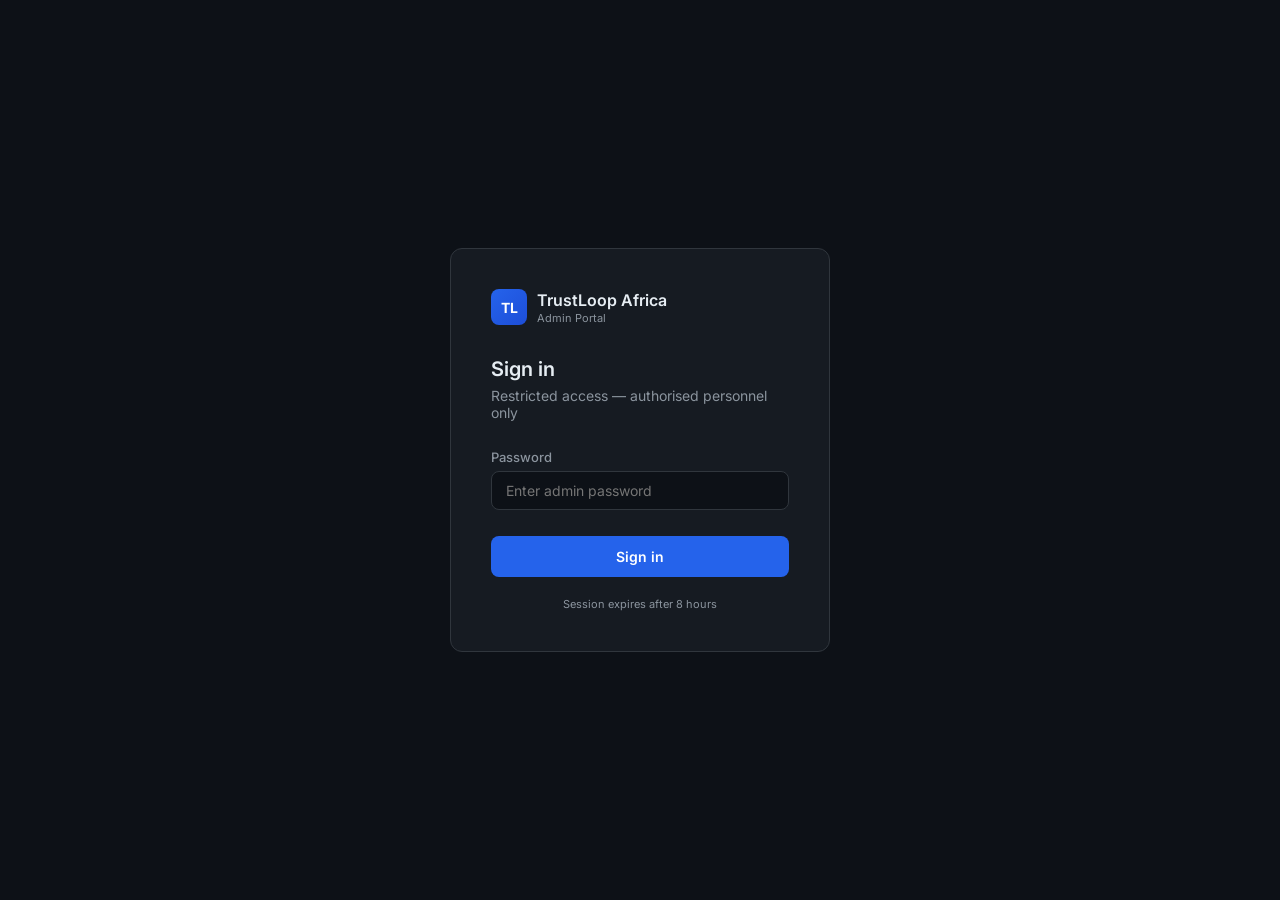
<file: admin-login.html>
<!DOCTYPE html>
<html lang="en">
<head>
<meta charset="UTF-8">
<meta name="viewport" content="width=device-width, initial-scale=1">
<title>TrustLoop Admin — Login</title>
<link rel="preconnect" href="https://fonts.googleapis.com">
<link href="https://fonts.googleapis.com/css2?family=Inter:wght@400;500;600&display=swap" rel="stylesheet">
<style>
*{box-sizing:border-box;margin:0;padding:0}
body{font-family:'Inter',sans-serif;background:#0d1117;color:#e6edf3;min-height:100vh;display:flex;align-items:center;justify-content:center}
.card{background:#161b22;border:1px solid #30363d;border-radius:12px;padding:40px;width:100%;max-width:380px}
.logo{display:flex;align-items:center;gap:10px;margin-bottom:32px}
.logo-mark{width:36px;height:36px;background:linear-gradient(135deg,#2563eb,#1d4ed8);border-radius:8px;display:flex;align-items:center;justify-content:center;font-weight:700;font-size:14px;color:#fff}
.logo-text{font-size:16px;font-weight:600;color:#e6edf3}
.logo-sub{font-size:11px;color:#8b949e;margin-top:1px}
h1{font-size:20px;font-weight:600;margin-bottom:6px}
.sub{color:#8b949e;font-size:14px;margin-bottom:28px}
label{display:block;font-size:13px;font-weight:500;color:#8b949e;margin-bottom:6px}
input{width:100%;padding:10px 14px;background:#0d1117;border:1px solid #30363d;border-radius:8px;color:#e6edf3;font-size:14px;font-family:'Inter',sans-serif;outline:none;transition:border .2s}
input:focus{border-color:#2563eb}
.field{margin-bottom:18px}
.btn{width:100%;padding:12px;background:#2563eb;color:#fff;border:none;border-radius:8px;font-size:14px;font-weight:600;cursor:pointer;font-family:'Inter',sans-serif;transition:background .2s;margin-top:8px}
.btn:hover{background:#1d4ed8}
.btn:disabled{background:#30363d;cursor:not-allowed}
.err{background:#2d1f1f;border:1px solid #6b1a1a;color:#f87171;padding:10px 14px;border-radius:8px;font-size:13px;margin-top:16px;display:none}
.note{font-size:11px;color:#8b949e;text-align:center;margin-top:20px}
</style>
</head>
<body>
<div class="card">
  <div class="logo">
    <div class="logo-mark">TL</div>
    <div>
      <div class="logo-text">TrustLoop Africa</div>
      <div class="logo-sub">Admin Portal</div>
    </div>
  </div>
  <h1>Sign in</h1>
  <p class="sub">Restricted access — authorised personnel only</p>
  <div class="field">
    <label for="pw">Password</label>
    <input type="password" id="pw" placeholder="Enter admin password" autocomplete="current-password">
  </div>
  <button class="btn" id="btn" onclick="login()">Sign in</button>
  <div class="err" id="err"></div>
  <p class="note">Session expires after 8 hours</p>
</div>
<script>
const API = 'http://170.64.176.246:5001';

document.getElementById('pw').addEventListener('keydown', e => {
  if (e.key === 'Enter') login();
});

async function login() {
  const pw  = document.getElementById('pw').value;
  const btn = document.getElementById('btn');
  const err = document.getElementById('err');
  err.style.display = 'none';
  if (!pw) { showErr('Enter password'); return; }
  btn.disabled = true;
  btn.textContent = 'Signing in…';
  try {
    const res = await fetch(`${API}/api/admin/login`, {
      method: 'POST',
      headers: {'Content-Type': 'application/json'},
      body: JSON.stringify({password: pw})
    });
    const data = await res.json();
    if (!res.ok) { showErr(data.error || 'Login failed'); return; }
    localStorage.setItem('tl_admin_token', data.token);
    window.location.href = 'admin.html';
  } catch(e) {
    showErr('Cannot reach server — check connection');
  } finally {
    btn.disabled = false;
    btn.textContent = 'Sign in';
  }
}

function showErr(msg) {
  const el = document.getElementById('err');
  el.textContent = msg;
  el.style.display = 'block';
}
</script>
</body>
</html>
</file>
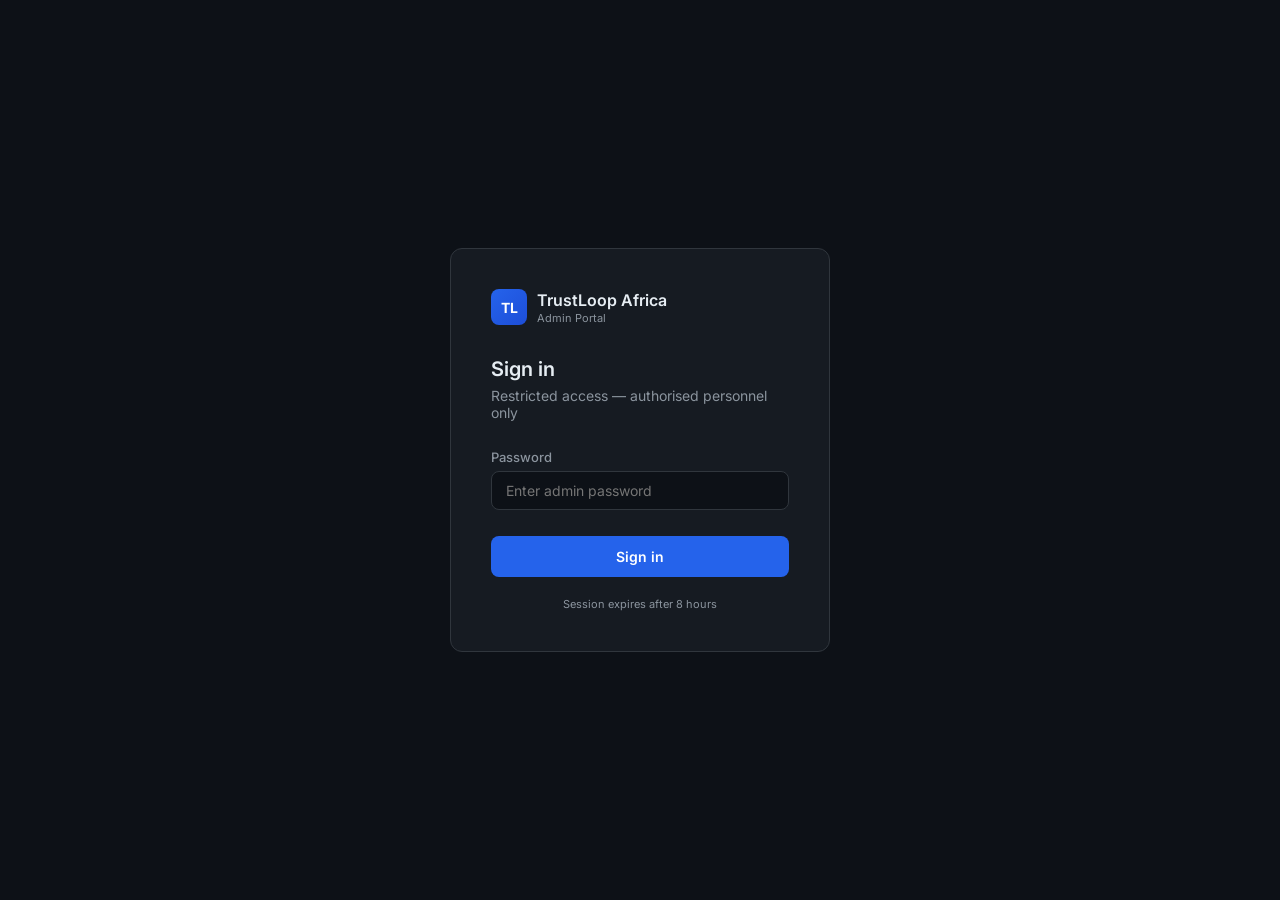
<file: admin.html>
<!DOCTYPE html>
<html lang="en">
<head>
<meta charset="UTF-8">
<meta name="viewport" content="width=device-width, initial-scale=1">
<title>TrustLoop Admin Dashboard</title>
<link rel="preconnect" href="https://fonts.googleapis.com">
<link href="https://fonts.googleapis.com/css2?family=Inter:wght@400;500;600;700&display=swap" rel="stylesheet">
<style>
*{box-sizing:border-box;margin:0;padding:0}
body{font-family:'Inter',sans-serif;background:#0d1117;color:#e6edf3;min-height:100vh}
.topbar{background:#161b22;border-bottom:1px solid #30363d;padding:0 24px;height:56px;display:flex;align-items:center;justify-content:space-between}
.topbar-left{display:flex;align-items:center;gap:12px}
.logo-mark{width:32px;height:32px;background:linear-gradient(135deg,#2563eb,#1d4ed8);border-radius:7px;display:flex;align-items:center;justify-content:center;font-weight:700;font-size:12px;color:#fff}
.topbar-title{font-weight:600;font-size:15px}
.topbar-sub{font-size:12px;color:#8b949e}
.btn-sm{padding:6px 14px;background:#21262d;border:1px solid #30363d;border-radius:6px;color:#e6edf3;font-size:13px;cursor:pointer;font-family:'Inter',sans-serif}
.btn-sm:hover{background:#30363d}
main{padding:24px;max-width:1200px;margin:0 auto}
.stats{display:grid;grid-template-columns:repeat(auto-fit,minmax(160px,1fr));gap:16px;margin-bottom:28px}
.stat{background:#161b22;border:1px solid #30363d;border-radius:10px;padding:18px}
.stat-n{font-size:28px;font-weight:700}
.stat-l{font-size:12px;color:#8b949e;margin-top:4px}
.section-head{font-size:15px;font-weight:600;margin-bottom:16px;display:flex;align-items:center;justify-content:space-between}
.filters{display:flex;gap:8px;margin-bottom:16px;flex-wrap:wrap}
.filter-btn{padding:5px 14px;border-radius:20px;border:1px solid #30363d;background:transparent;color:#8b949e;font-size:13px;cursor:pointer;font-family:'Inter',sans-serif}
.filter-btn.active{background:#2563eb;border-color:#2563eb;color:#fff}
.table-wrap{overflow-x:auto}
table{width:100%;border-collapse:collapse;font-size:13px}
th{text-align:left;padding:10px 14px;color:#8b949e;font-weight:500;border-bottom:1px solid #21262d;white-space:nowrap}
td{padding:10px 14px;border-bottom:1px solid #21262d;vertical-align:middle}
tr:hover td{background:#161b22}
.badge{display:inline-block;padding:2px 10px;border-radius:20px;font-size:11px;font-weight:600}
.badge-pending{background:#1f2937;color:#9ca3af}
.badge-reviewing{background:#1e3a5f;color:#60a5fa}
.badge-approved{background:#14532d;color:#4ade80}
.badge-rejected{background:#2d1f1f;color:#f87171}
.badge-conditional{background:#422006;color:#fb923c}
.score-good{color:#4ade80}
.score-avg{color:#fb923c}
.score-poor{color:#f87171}
.score-na{color:#8b949e}
.empty{text-align:center;padding:48px;color:#8b949e}
.loading{text-align:center;padding:48px;color:#8b949e}
select.status-select{background:#21262d;border:1px solid #30363d;color:#e6edf3;padding:4px 8px;border-radius:6px;font-size:12px;cursor:pointer}
</style>
</head>
<body>
<div class="topbar">
  <div class="topbar-left">
    <div class="logo-mark">TL</div>
    <div>
      <div class="topbar-title">TrustLoop Admin</div>
      <div class="topbar-sub">Application Dashboard</div>
    </div>
  </div>
  <button class="btn-sm" onclick="logout()">Sign out</button>
</div>
<main>
  <div class="stats" id="stats">
    <div class="stat"><div class="stat-n" id="s-total">—</div><div class="stat-l">Total Applications</div></div>
    <div class="stat"><div class="stat-n" id="s-pending" style="color:#9ca3af">—</div><div class="stat-l">Pending</div></div>
    <div class="stat"><div class="stat-n" id="s-approved" style="color:#4ade80">—</div><div class="stat-l">Approved</div></div>
    <div class="stat"><div class="stat-n" id="s-rejected" style="color:#f87171">—</div><div class="stat-l">Rejected</div></div>
    <div class="stat"><div class="stat-n" id="s-avg">—</div><div class="stat-l">Avg Score</div></div>
  </div>
  <div class="section-head">
    Applications
    <button class="btn-sm" onclick="load()">↻ Refresh</button>
  </div>
  <div class="filters">
    <button class="filter-btn active" onclick="setFilter('')">All</button>
    <button class="filter-btn" onclick="setFilter('Pending')">Pending</button>
    <button class="filter-btn" onclick="setFilter('Reviewing')">Reviewing</button>
    <button class="filter-btn" onclick="setFilter('Approved')">Approved</button>
    <button class="filter-btn" onclick="setFilter('Rejected')">Rejected</button>
  </div>
  <div class="table-wrap">
    <table>
      <thead><tr><th>Ref</th><th>Name</th><th>Phone</th><th>County</th><th>Loan (KES)</th><th>Score</th><th>Status</th><th>Submitted</th><th>Action</th></tr></thead>
      <tbody id="tbody"><tr><td colspan="9" class="loading">Loading…</td></tr></tbody>
    </table>
  </div>
</main>
<script>
const API   = 'http://170.64.176.246:5001';
const token = localStorage.getItem('tl_admin_token');
let activeFilter = '';
let allApps = [];

if (!token) window.location.href = 'admin-login.html';

async function load() {
  const tbody = document.getElementById('tbody');
  tbody.innerHTML = '<tr><td colspan="9" class="loading">Loading…</td></tr>';
  try {
    const res  = await fetch(`${API}/api/admin/applications?limit=500`, {
      headers: {'Authorization': `Bearer ${token}`}
    });
    if (res.status === 401) { logout(); return; }
    const data = await res.json();
    allApps = data.applications || [];
    renderStats(allApps);
    renderTable(filtered(allApps));
  } catch(e) {
    tbody.innerHTML = '<tr><td colspan="9" class="empty">Error loading data</td></tr>';
  }
}

function filtered(apps) {
  if (!activeFilter) return apps;
  return apps.filter(a => a.status === activeFilter);
}

function setFilter(f) {
  activeFilter = f;
  document.querySelectorAll('.filter-btn').forEach(b => {
    b.classList.toggle('active', b.textContent.trim() === (f || 'All'));
  });
  renderTable(filtered(allApps));
}

function renderStats(apps) {
  document.getElementById('s-total').textContent    = apps.length;
  document.getElementById('s-pending').textContent  = apps.filter(a=>a.status==='Pending').length;
  document.getElementById('s-approved').textContent = apps.filter(a=>a.status==='Approved').length;
  document.getElementById('s-rejected').textContent = apps.filter(a=>a.status==='Rejected').length;
  const scored = apps.filter(a=>a.score);
  document.getElementById('s-avg').textContent = scored.length
    ? Math.round(scored.reduce((s,a)=>s+a.score,0)/scored.length)
    : '—';
}

function renderTable(apps) {
  const tbody = document.getElementById('tbody');
  if (!apps.length) {
    tbody.innerHTML = '<tr><td colspan="9" class="empty">No applications</td></tr>';
    return;
  }
  tbody.innerHTML = apps.map(a => {
    const sc = a.score;
    const scClass = sc >= 700 ? 'score-good' : sc >= 580 ? 'score-avg' : sc ? 'score-poor' : 'score-na';
    const scText  = sc || '—';
    const bdg = {Pending:'badge-pending',Reviewing:'badge-reviewing',Approved:'badge-approved',Rejected:'badge-rejected',Conditional:'badge-conditional'}[a.status]||'badge-pending';
    const dt  = a.created_at ? a.created_at.split('T')[0] : '—';
    const amt = a.loan_amount ? Number(a.loan_amount).toLocaleString() : '—';
    return `<tr>
      <td style="font-family:monospace;font-size:12px">${a.ref}</td>
      <td>${esc(a.full_name)}</td>
      <td>${esc(a.phone||'')}</td>
      <td>${esc(a.county||'—')}</td>
      <td>${amt}</td>
      <td class="${scClass}">${scText}</td>
      <td><span class="badge ${bdg}">${a.status}</span></td>
      <td style="color:#8b949e">${dt}</td>
      <td>
        <select class="status-select" onchange="updateStatus('${a.ref}', this.value)" title="Change status">
          <option value="">— set —</option>
          ${['Pending','Reviewing','Approved','Rejected'].map(s=>`<option value="${s}"${a.status===s?' selected':''}>${s}</option>`).join('')}
        </select>
      </td>
    </tr>`;
  }).join('');
}

async function updateStatus(ref, status) {
  if (!status) return;
  try {
    await fetch(`${API}/api/applications/${ref}/status`, {
      method: 'PUT',
      headers: {'Content-Type':'application/json', 'Authorization':`Bearer ${token}`},
      body: JSON.stringify({status})
    });
    load();
  } catch(e) { alert('Update failed'); }
}

function esc(s) {
  return String(s).replace(/&/g,'&amp;').replace(/</g,'&lt;').replace(/>/g,'&gt;');
}

function logout() {
  localStorage.removeItem('tl_admin_token');
  window.location.href = 'admin-login.html';
}

load();
setInterval(load, 60000);
</script>
</body>
</html>
</file>
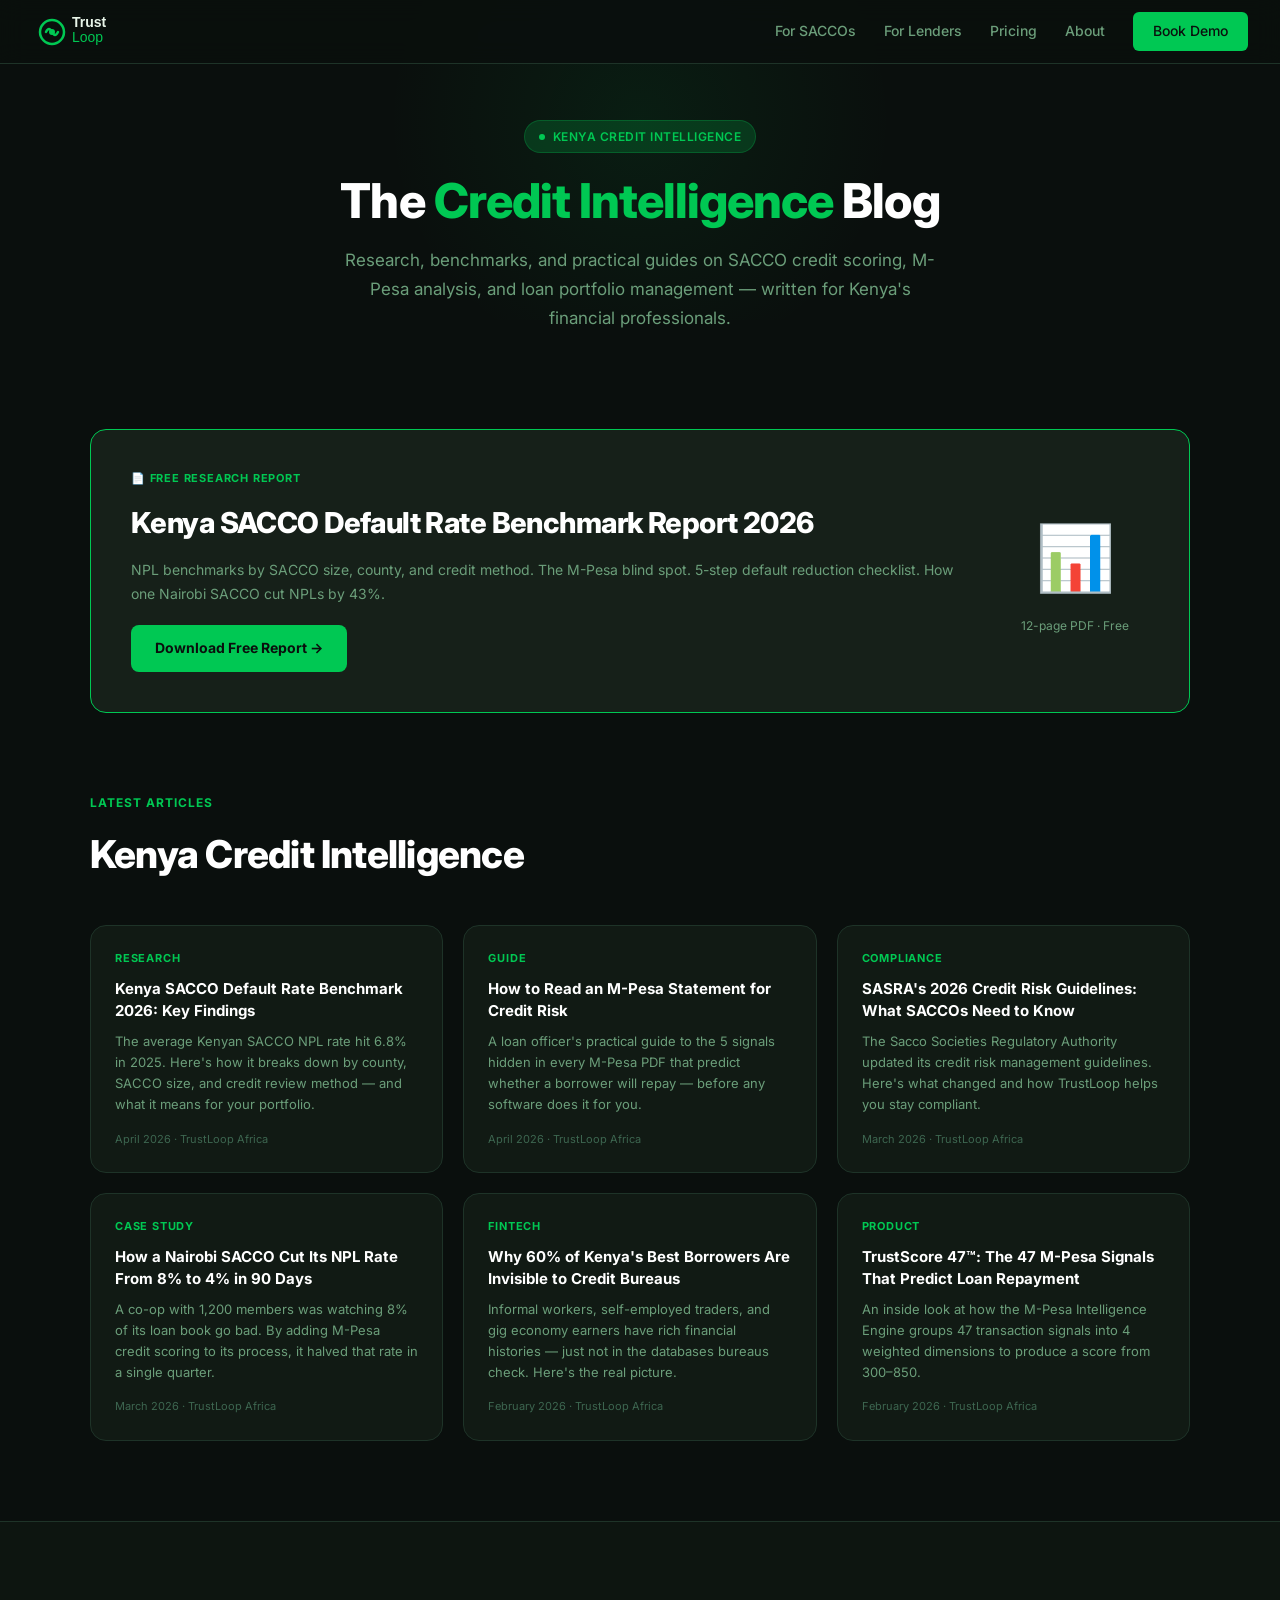
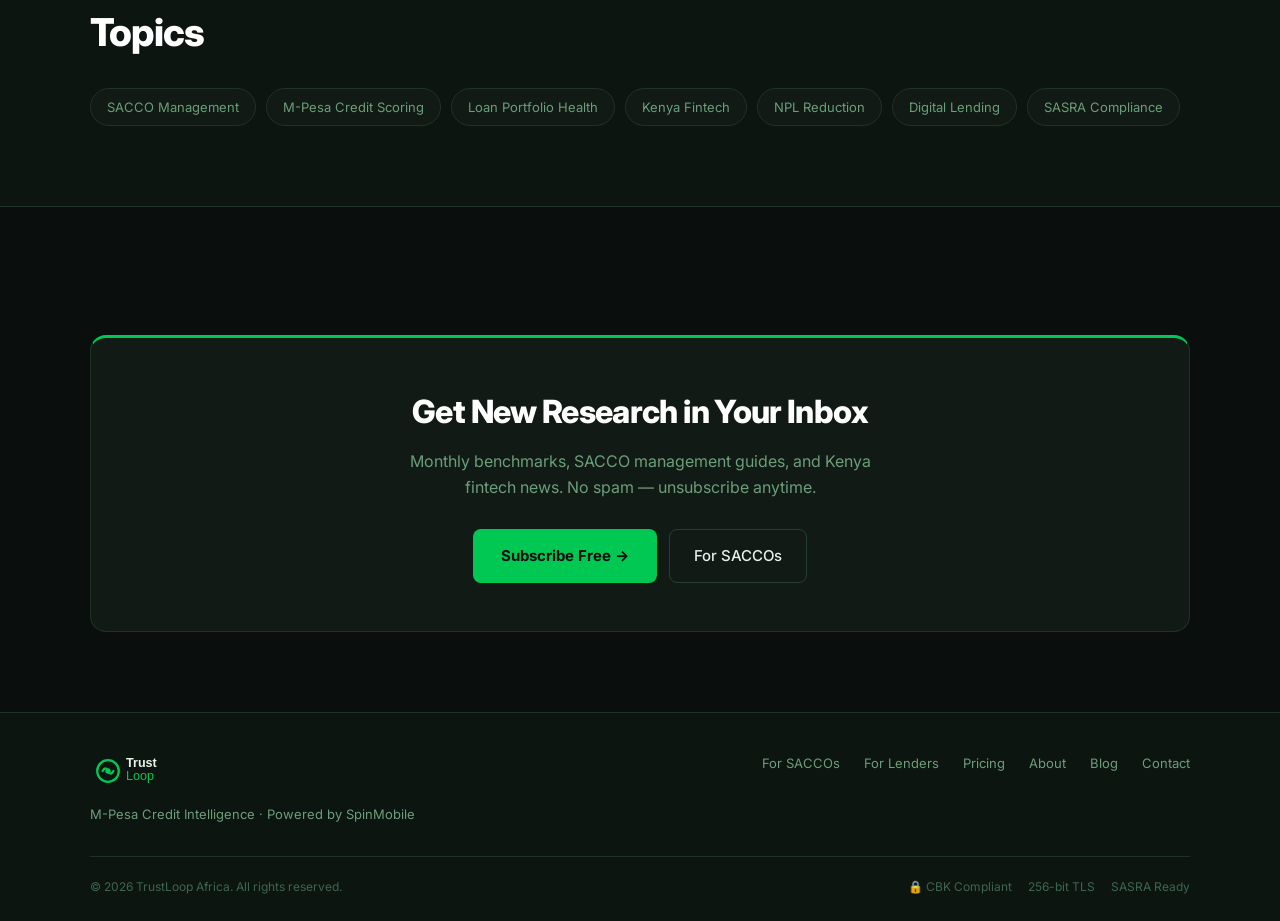
<file: blog.html>
<!DOCTYPE html>
<html lang="en">
<head>
  <meta charset="UTF-8">
  <meta name="viewport" content="width=device-width, initial-scale=1.0">
  <title>Kenya Credit Intelligence Blog | TrustLoop Africa</title>
  <meta name="description" content="Research, benchmarks, and practical guides on SACCO credit scoring, M-Pesa analysis, and loan portfolio management in Kenya. Written for finance professionals.">
  <meta property="og:title" content="Kenya Credit Intelligence Blog | TrustLoop Africa">
  <meta property="og:url" content="https://trustloopafrica.com/blog">
  <meta property="og:type" content="website">
  <link rel="canonical" href="https://trustloopafrica.com/blog">
  <link rel="preconnect" href="https://fonts.googleapis.com">
  <link rel="preconnect" href="https://fonts.gstatic.com" crossorigin>
  <link href="https://fonts.googleapis.com/css2?family=Inter:wght@400;500;600;700;800;900&display=swap" rel="stylesheet">
  <link rel="stylesheet" href="assets/style.css">
  <script type="application/ld+json">{"@context":"https://schema.org","@type":"Organization","name":"TrustLoop Africa","url":"https://trustloopafrica.com","logo":"https://trustloopafrica.com/assets/logo.svg"}</script>
</head>
<body>

<nav class="nav">
  <div class="nav-logo">
    <a href="index.html"><img src="assets/logo.svg" alt="TrustLoop Africa" height="40"></a>
  </div>
  <div class="nav-links">
    <a href="for-saccos.html" class="hide-mob">For SACCOs</a>
    <a href="for-lenders.html" class="hide-mob">For Lenders</a>
    <a href="pricing.html" class="hide-mob">Pricing</a>
    <a href="about.html" class="hide-mob">About</a>
    <a href="contact.html" class="nav-cta">Book Demo</a>
  </div>
  <button class="nav-hamburger" id="navHamburger" onclick="toggleMobileNav()" aria-label="Open menu">
    <span></span><span></span><span></span>
  </button>
</nav>
<div class="nav-mobile-menu" id="navMobileMenu">
  <a href="index.html" onclick="closeMobileNav()">Home</a>
  <a href="for-saccos.html" onclick="closeMobileNav()">For SACCOs</a>
  <a href="for-lenders.html" onclick="closeMobileNav()">For Lenders</a>
  <a href="how-it-works.html" onclick="closeMobileNav()">How It Works</a>
  <a href="pricing.html" onclick="closeMobileNav()">Pricing</a>
  <a href="about.html" onclick="closeMobileNav()">About</a>
  <a href="blog.html" onclick="closeMobileNav()">Blog</a>
  <a href="contact.html" class="nav-cta" onclick="closeMobileNav()">Book Demo →</a>
</div>

<section class="page-hero">
  <div class="page-hero-inner">
    <div class="hero-badge fade-up"><span class="dot"></span>Kenya Credit Intelligence</div>
    <h1 class="fade-up">The <span>Credit Intelligence</span> Blog</h1>
    <p class="sub fade-up">Research, benchmarks, and practical guides on SACCO credit scoring, M-Pesa analysis, and loan portfolio management — written for Kenya's financial professionals.</p>
  </div>
</section>

<!-- LEAD MAGNET FEATURED -->
<section class="section" style="padding-top:0;">
  <div class="section-inner">
    <div class="fade-up" style="background:var(--surface2);border:1px solid var(--primary);border-radius:var(--radius-lg);padding:40px;display:grid;grid-template-columns:1fr auto;gap:32px;align-items:center;">
      <div>
        <div style="font-size:11px;font-weight:700;text-transform:uppercase;letter-spacing:.8px;color:var(--primary);margin-bottom:12px;">📄 Free Research Report</div>
        <h2 style="font-size:clamp(1.3rem,2.5vw,1.8rem);font-weight:800;color:var(--white);margin-bottom:12px;letter-spacing:-.02em;">Kenya SACCO Default Rate Benchmark Report 2026</h2>
        <p style="color:var(--muted);font-size:14px;line-height:1.7;margin-bottom:20px;">NPL benchmarks by SACCO size, county, and credit method. The M-Pesa blind spot. 5-step default reduction checklist. How one Nairobi SACCO cut NPLs by 43%.</p>
        <a href="contact.html" class="btn-primary" style="font-size:14px;padding:12px 24px;">Download Free Report →</a>
      </div>
      <div style="text-align:center;padding:20px;" class="hide-mob">
        <div style="font-size:64px;">📊</div>
        <div style="font-size:12px;color:var(--muted);margin-top:8px;">12-page PDF · Free</div>
      </div>
    </div>
  </div>
</section>

<!-- BLOG POSTS -->
<section class="section" style="padding-top:0;">
  <div class="section-inner">
    <div class="section-label fade-up">Latest Articles</div>
    <h2 class="section-title fade-up">Kenya Credit Intelligence</h2>
    <div class="blog-grid" id="blogGrid"></div>
  </div>
</section>

<!-- TOPICS -->
<section class="section" style="background:var(--bg2);border-top:1px solid var(--border);border-bottom:1px solid var(--border);">
  <div class="section-inner">
    <h2 class="section-title fade-up">Topics</h2>
    <div style="display:flex;flex-wrap:wrap;gap:10px;margin-top:24px;" class="fade-up">
      <span style="background:var(--surface);border:1px solid var(--border);border-radius:100px;padding:8px 16px;font-size:13px;color:var(--muted);">SACCO Management</span>
      <span style="background:var(--surface);border:1px solid var(--border);border-radius:100px;padding:8px 16px;font-size:13px;color:var(--muted);">M-Pesa Credit Scoring</span>
      <span style="background:var(--surface);border:1px solid var(--border);border-radius:100px;padding:8px 16px;font-size:13px;color:var(--muted);">Loan Portfolio Health</span>
      <span style="background:var(--surface);border:1px solid var(--border);border-radius:100px;padding:8px 16px;font-size:13px;color:var(--muted);">Kenya Fintech</span>
      <span style="background:var(--surface);border:1px solid var(--border);border-radius:100px;padding:8px 16px;font-size:13px;color:var(--muted);">NPL Reduction</span>
      <span style="background:var(--surface);border:1px solid var(--border);border-radius:100px;padding:8px 16px;font-size:13px;color:var(--muted);">Digital Lending</span>
      <span style="background:var(--surface);border:1px solid var(--border);border-radius:100px;padding:8px 16px;font-size:13px;color:var(--muted);">SASRA Compliance</span>
    </div>
  </div>
</section>

<!-- CTA -->
<section class="section">
  <div class="section-inner">
    <div class="cta-banner fade-up">
      <h2>Get New Research in Your Inbox</h2>
      <p>Monthly benchmarks, SACCO management guides, and Kenya fintech news. No spam — unsubscribe anytime.</p>
      <div class="ctas">
        <a href="contact.html" class="btn-primary">Subscribe Free →</a>
        <a href="for-saccos.html" class="btn-ghost">For SACCOs</a>
      </div>
    </div>
  </div>
</section>

<footer class="footer">
  <div class="footer-inner">
    <div class="footer-top">
      <div>
        <img src="assets/logo.svg" alt="TrustLoop Africa" height="36">
        <div class="footer-tagline">M-Pesa Credit Intelligence · Powered by SpinMobile</div>
      </div>
      <div class="footer-links">
        <a href="for-saccos.html">For SACCOs</a>
        <a href="for-lenders.html">For Lenders</a>
        <a href="pricing.html">Pricing</a>
        <a href="about.html">About</a>
        <a href="blog.html">Blog</a>
        <a href="contact.html">Contact</a>
      </div>
    </div>
    <div class="footer-bottom">
      <span>© 2026 TrustLoop Africa. All rights reserved.</span>
      <div class="footer-compliance"><span>🔒 CBK Compliant</span><span>256-bit TLS</span><span>SASRA Ready</span></div>
    </div>
  </div>
</footer>

<script>
const posts = [
  { tag: 'Research', title: 'Kenya SACCO Default Rate Benchmark 2026: Key Findings', excerpt: 'The average Kenyan SACCO NPL rate hit 6.8% in 2025. Here\'s how it breaks down by county, SACCO size, and credit review method — and what it means for your portfolio.', date: 'April 2026' },
  { tag: 'Guide', title: 'How to Read an M-Pesa Statement for Credit Risk', excerpt: 'A loan officer\'s practical guide to the 5 signals hidden in every M-Pesa PDF that predict whether a borrower will repay — before any software does it for you.', date: 'April 2026' },
  { tag: 'Compliance', title: 'SASRA\'s 2026 Credit Risk Guidelines: What SACCOs Need to Know', excerpt: 'The Sacco Societies Regulatory Authority updated its credit risk management guidelines. Here\'s what changed and how TrustLoop helps you stay compliant.', date: 'March 2026' },
  { tag: 'Case Study', title: 'How a Nairobi SACCO Cut Its NPL Rate From 8% to 4% in 90 Days', excerpt: 'A co-op with 1,200 members was watching 8% of its loan book go bad. By adding M-Pesa credit scoring to its process, it halved that rate in a single quarter.', date: 'March 2026' },
  { tag: 'Fintech', title: 'Why 60% of Kenya\'s Best Borrowers Are Invisible to Credit Bureaus', excerpt: 'Informal workers, self-employed traders, and gig economy earners have rich financial histories — just not in the databases bureaus check. Here\'s the real picture.', date: 'February 2026' },
  { tag: 'Product', title: 'TrustScore 47™: The 47 M-Pesa Signals That Predict Loan Repayment', excerpt: 'An inside look at how the M-Pesa Intelligence Engine groups 47 transaction signals into 4 weighted dimensions to produce a score from 300–850.', date: 'February 2026' },
];
const grid = document.getElementById('blogGrid');
grid.innerHTML = posts.map(p => `
  <div class="blog-card fade-up">
    <div class="blog-card-body">
      <div class="blog-tag">${p.tag}</div>
      <h3>${p.title}</h3>
      <p>${p.excerpt}</p>
      <div class="blog-meta">${p.date} · TrustLoop Africa</div>
    </div>
  </div>`).join('');
const io = new IntersectionObserver((entries) => { entries.forEach(e => { if (e.isIntersecting) e.target.classList.add('visible'); }); }, { threshold: 0.1 });
document.querySelectorAll('.fade-up').forEach(el => io.observe(el));
setTimeout(() => { document.querySelectorAll('.fade-up').forEach(el => el.classList.add('visible')); }, 1500);
function toggleMobileNav() { document.getElementById('navHamburger').classList.toggle('open'); document.getElementById('navMobileMenu').classList.toggle('open'); }
function closeMobileNav() { document.getElementById('navHamburger').classList.remove('open'); document.getElementById('navMobileMenu').classList.remove('open'); }
document.addEventListener('click', function(e) {
  const menu = document.getElementById('navMobileMenu'); const btn = document.getElementById('navHamburger');
  if (menu && menu.classList.contains('open') && !menu.contains(e.target) && !btn.contains(e.target)) closeMobileNav();
});
</script>
</body>
</html>
</file>
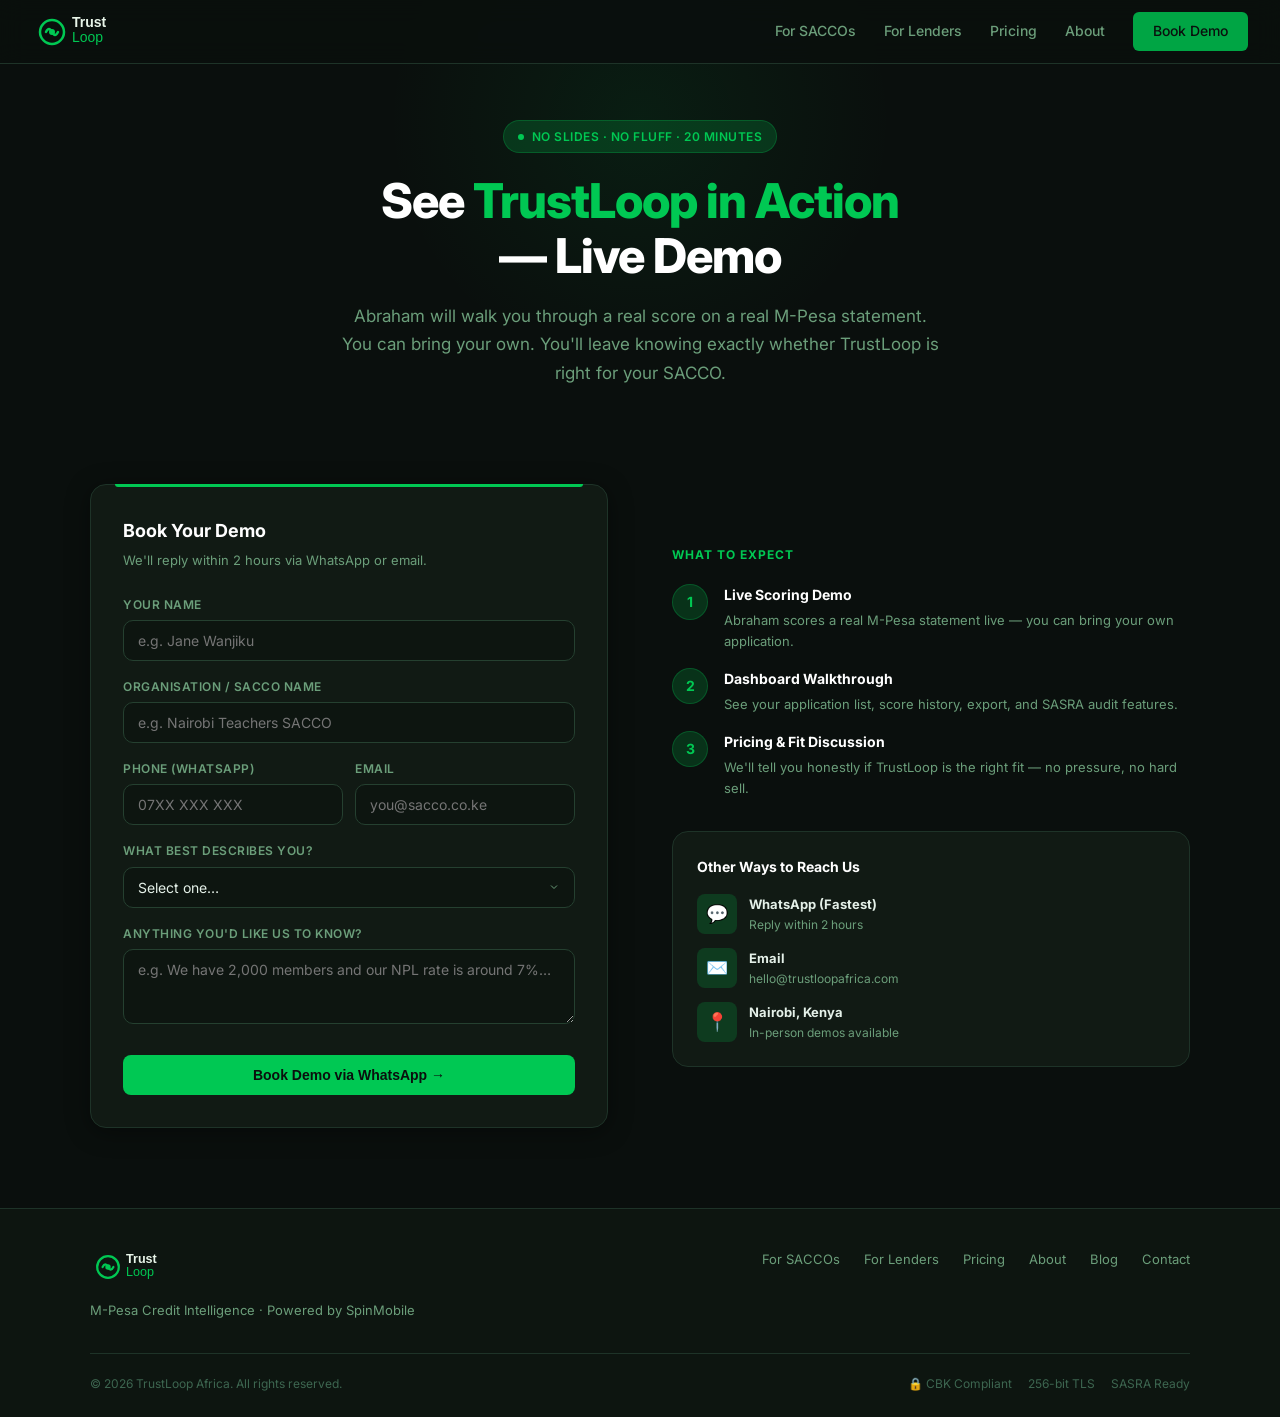
<file: contact.html>
<!DOCTYPE html>
<html lang="en">
<head>
  <meta charset="UTF-8">
  <meta name="viewport" content="width=device-width, initial-scale=1.0">
  <title>Book a TrustLoop Demo — Live Credit Scoring in 20 Minutes</title>
  <meta name="description" content="See the M-Pesa Intelligence Engine score a real application live. Book a 20-minute demo with Abraham Korir. No slides. Bring a real loan application if you have one.">
  <meta property="og:title" content="Book a TrustLoop Demo — Live Credit Scoring in 20 Minutes">
  <meta property="og:url" content="https://trustloopafrica.com/contact">
  <meta property="og:type" content="website">
  <link rel="canonical" href="https://trustloopafrica.com/contact">
  <link rel="preconnect" href="https://fonts.googleapis.com">
  <link rel="preconnect" href="https://fonts.gstatic.com" crossorigin>
  <link href="https://fonts.googleapis.com/css2?family=Inter:wght@400;500;600;700;800;900&display=swap" rel="stylesheet">
  <link rel="stylesheet" href="assets/style.css">
  <script type="application/ld+json">{"@context":"https://schema.org","@type":"Organization","name":"TrustLoop Africa","url":"https://trustloopafrica.com","logo":"https://trustloopafrica.com/assets/logo.svg","contactPoint":{"@type":"ContactPoint","contactType":"Sales","availableLanguage":["English","Swahili"]}}</script>
</head>
<body>

<nav class="nav">
  <div class="nav-logo">
    <a href="index.html"><img src="assets/logo.svg" alt="TrustLoop Africa" height="40"></a>
  </div>
  <div class="nav-links">
    <a href="for-saccos.html" class="hide-mob">For SACCOs</a>
    <a href="for-lenders.html" class="hide-mob">For Lenders</a>
    <a href="pricing.html" class="hide-mob">Pricing</a>
    <a href="about.html" class="hide-mob">About</a>
    <a href="contact.html" class="nav-cta" style="background:var(--primary-dk);">Book Demo</a>
  </div>
  <button class="nav-hamburger" id="navHamburger" onclick="toggleMobileNav()" aria-label="Open menu">
    <span></span><span></span><span></span>
  </button>
</nav>
<div class="nav-mobile-menu" id="navMobileMenu">
  <a href="index.html" onclick="closeMobileNav()">Home</a>
  <a href="for-saccos.html" onclick="closeMobileNav()">For SACCOs</a>
  <a href="for-lenders.html" onclick="closeMobileNav()">For Lenders</a>
  <a href="how-it-works.html" onclick="closeMobileNav()">How It Works</a>
  <a href="pricing.html" onclick="closeMobileNav()">Pricing</a>
  <a href="about.html" onclick="closeMobileNav()">About</a>
  <a href="blog.html" onclick="closeMobileNav()">Blog</a>
  <a href="contact.html" class="nav-cta" onclick="closeMobileNav()">Book Demo →</a>
</div>

<section class="page-hero">
  <div class="page-hero-inner">
    <div class="hero-badge fade-up"><span class="dot"></span>No slides · No fluff · 20 minutes</div>
    <h1 class="fade-up">See <span>TrustLoop in Action</span><br>— Live Demo</h1>
    <p class="sub fade-up">Abraham will walk you through a real score on a real M-Pesa statement. You can bring your own. You'll leave knowing exactly whether TrustLoop is right for your SACCO.</p>
  </div>
</section>

<!-- MAIN CONTENT -->
<section class="section" style="padding-top:0;">
  <div class="section-inner">
    <div class="split-section">
      <!-- FORM -->
      <div class="fade-up">
        <div class="form-card">
          <div class="form-title">Book Your Demo</div>
          <div class="form-sub" style="margin-bottom:24px;">We'll reply within 2 hours via WhatsApp or email.</div>
          <form id="contactForm">
            <div class="form-group">
              <label>Your Name</label>
              <input type="text" id="cName" placeholder="e.g. Jane Wanjiku" required>
            </div>
            <div class="form-group">
              <label>Organisation / SACCO Name</label>
              <input type="text" id="cOrg" placeholder="e.g. Nairobi Teachers SACCO" required>
            </div>
            <div class="form-row">
              <div class="form-group">
                <label>Phone (WhatsApp)</label>
                <input type="tel" id="cPhone" placeholder="07XX XXX XXX" required>
              </div>
              <div class="form-group">
                <label>Email</label>
                <input type="email" id="cEmail" placeholder="you@sacco.co.ke">
              </div>
            </div>
            <div class="form-group">
              <label>What best describes you?</label>
              <select id="cType">
                <option value="">Select one…</option>
                <option>SACCO Manager / CEO</option>
                <option>Loans Officer</option>
                <option>Digital Lender / Fintech</option>
                <option>MFI / NGO</option>
                <option>Bank / Financial Institution</option>
                <option>Other</option>
              </select>
            </div>
            <div class="form-group">
              <label>Anything you'd like us to know?</label>
              <textarea id="cMsg" rows="3" placeholder="e.g. We have 2,000 members and our NPL rate is around 7%…" style="resize:vertical;"></textarea>
            </div>
            <button type="submit" class="btn-submit" id="submitBtn" style="width:100%;margin-top:8px;">Book Demo via WhatsApp →</button>
          </form>
          <div id="successMsg" style="display:none;text-align:center;padding:32px 0;">
            <div style="font-size:40px;margin-bottom:12px;">✅</div>
            <div style="font-size:16px;font-weight:700;color:var(--primary);margin-bottom:8px;">Request sent!</div>
            <div style="font-size:13px;color:var(--muted);">Abraham will reach out on WhatsApp within 2 hours.</div>
          </div>
        </div>
      </div>

      <!-- WHAT TO EXPECT + CONTACT -->
      <div>
        <div class="fade-up" style="margin-bottom:32px;">
          <div class="section-label">What to Expect</div>
          <div style="display:flex;flex-direction:column;gap:16px;margin-top:20px;">
            <div style="display:flex;gap:16px;align-items:flex-start;">
              <div style="width:36px;height:36px;border-radius:50%;background:var(--primary-glow);border:1px solid #00c85340;display:flex;align-items:center;justify-content:center;font-weight:700;font-size:14px;color:var(--primary);flex-shrink:0;">1</div>
              <div>
                <div style="font-size:14px;font-weight:700;color:var(--white);margin-bottom:4px;">Live Scoring Demo</div>
                <div style="font-size:13px;color:var(--muted);">Abraham scores a real M-Pesa statement live — you can bring your own application.</div>
              </div>
            </div>
            <div style="display:flex;gap:16px;align-items:flex-start;">
              <div style="width:36px;height:36px;border-radius:50%;background:var(--primary-glow);border:1px solid #00c85340;display:flex;align-items:center;justify-content:center;font-weight:700;font-size:14px;color:var(--primary);flex-shrink:0;">2</div>
              <div>
                <div style="font-size:14px;font-weight:700;color:var(--white);margin-bottom:4px;">Dashboard Walkthrough</div>
                <div style="font-size:13px;color:var(--muted);">See your application list, score history, export, and SASRA audit features.</div>
              </div>
            </div>
            <div style="display:flex;gap:16px;align-items:flex-start;">
              <div style="width:36px;height:36px;border-radius:50%;background:var(--primary-glow);border:1px solid #00c85340;display:flex;align-items:center;justify-content:center;font-weight:700;font-size:14px;color:var(--primary);flex-shrink:0;">3</div>
              <div>
                <div style="font-size:14px;font-weight:700;color:var(--white);margin-bottom:4px;">Pricing & Fit Discussion</div>
                <div style="font-size:13px;color:var(--muted);">We'll tell you honestly if TrustLoop is the right fit — no pressure, no hard sell.</div>
              </div>
            </div>
          </div>
        </div>

        <div class="fade-up" style="background:var(--surface);border:1px solid var(--border);border-radius:var(--radius-lg);padding:24px;">
          <div style="font-size:14px;font-weight:700;color:var(--white);margin-bottom:16px;">Other Ways to Reach Us</div>
          <div style="display:flex;flex-direction:column;gap:14px;">
            <a href="https://wa.me/254712000000" style="display:flex;gap:12px;align-items:center;color:var(--text);text-decoration:none;">
              <div style="width:40px;height:40px;background:var(--primary-glow);border-radius:8px;display:flex;align-items:center;justify-content:center;font-size:18px;">💬</div>
              <div>
                <div style="font-size:13px;font-weight:700;">WhatsApp (Fastest)</div>
                <div style="font-size:12px;color:var(--muted);">Reply within 2 hours</div>
              </div>
            </a>
            <a href="mailto:hello@trustloopafrica.com" style="display:flex;gap:12px;align-items:center;color:var(--text);text-decoration:none;">
              <div style="width:40px;height:40px;background:var(--primary-glow);border-radius:8px;display:flex;align-items:center;justify-content:center;font-size:18px;">✉️</div>
              <div>
                <div style="font-size:13px;font-weight:700;">Email</div>
                <div style="font-size:12px;color:var(--muted);">hello@trustloopafrica.com</div>
              </div>
            </a>
            <div style="display:flex;gap:12px;align-items:center;">
              <div style="width:40px;height:40px;background:var(--primary-glow);border-radius:8px;display:flex;align-items:center;justify-content:center;font-size:18px;">📍</div>
              <div>
                <div style="font-size:13px;font-weight:700;">Nairobi, Kenya</div>
                <div style="font-size:12px;color:var(--muted);">In-person demos available</div>
              </div>
            </div>
          </div>
        </div>
      </div>
    </div>
  </div>
</section>

<footer class="footer">
  <div class="footer-inner">
    <div class="footer-top">
      <div>
        <img src="assets/logo.svg" alt="TrustLoop Africa" height="36">
        <div class="footer-tagline">M-Pesa Credit Intelligence · Powered by SpinMobile</div>
      </div>
      <div class="footer-links">
        <a href="for-saccos.html">For SACCOs</a>
        <a href="for-lenders.html">For Lenders</a>
        <a href="pricing.html">Pricing</a>
        <a href="about.html">About</a>
        <a href="blog.html">Blog</a>
        <a href="contact.html">Contact</a>
      </div>
    </div>
    <div class="footer-bottom">
      <span>© 2026 TrustLoop Africa. All rights reserved.</span>
      <div class="footer-compliance"><span>🔒 CBK Compliant</span><span>256-bit TLS</span><span>SASRA Ready</span></div>
    </div>
  </div>
</footer>

<script>
document.getElementById('contactForm').addEventListener('submit', function(e) {
  e.preventDefault();
  const name = document.getElementById('cName').value.trim();
  const org  = document.getElementById('cOrg').value.trim();
  const phone = document.getElementById('cPhone').value.trim();
  const type = document.getElementById('cType').value;
  const msg  = document.getElementById('cMsg').value.trim();
  if (!name || !org || !phone) { alert('Please fill in your name, organisation, and phone number.'); return; }
  const btn = document.getElementById('submitBtn');
  btn.textContent = 'Sending…'; btn.disabled = true;
  const waMsg = encodeURIComponent(`Hi Abraham, I'd like to book a TrustLoop demo.\n\nName: ${name}\nOrganisation: ${org}\nType: ${type || 'Not specified'}\n${msg ? 'Notes: ' + msg : ''}`);
  setTimeout(() => {
    document.getElementById('contactForm').style.display = 'none';
    document.getElementById('successMsg').style.display = 'block';
    window.open(`https://wa.me/254712000000?text=${waMsg}`, '_blank');
  }, 600);
});
const io = new IntersectionObserver((entries) => { entries.forEach(e => { if (e.isIntersecting) e.target.classList.add('visible'); }); }, { threshold: 0.12 });
document.querySelectorAll('.fade-up').forEach(el => io.observe(el));
setTimeout(() => { document.querySelectorAll('.fade-up').forEach(el => el.classList.add('visible')); }, 1500);
function toggleMobileNav() { document.getElementById('navHamburger').classList.toggle('open'); document.getElementById('navMobileMenu').classList.toggle('open'); }
function closeMobileNav() { document.getElementById('navHamburger').classList.remove('open'); document.getElementById('navMobileMenu').classList.remove('open'); }
document.addEventListener('click', function(e) {
  const menu = document.getElementById('navMobileMenu'); const btn = document.getElementById('navHamburger');
  if (menu && menu.classList.contains('open') && !menu.contains(e.target) && !btn.contains(e.target)) closeMobileNav();
});
</script>
</body>
</html>
</file>
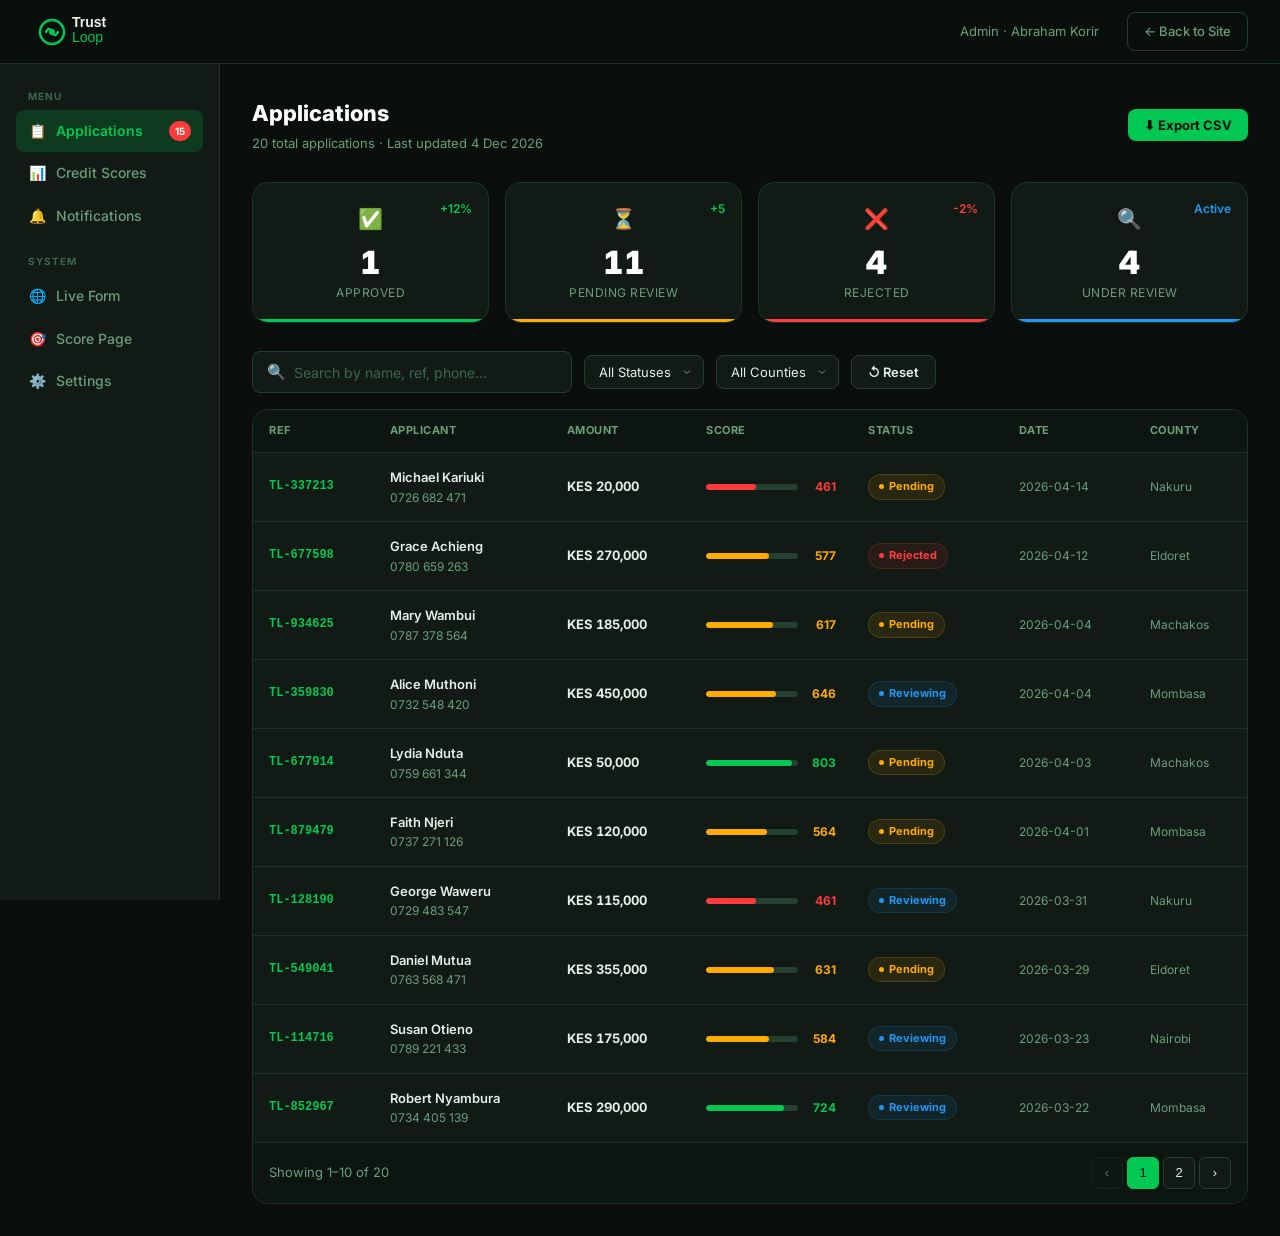
<file: dashboard.html>
<!DOCTYPE html>
<html lang="en">
<head>
  <meta charset="UTF-8">
  <meta name="viewport" content="width=device-width, initial-scale=1.0">
  <title>TrustLoop — Admin Dashboard</title>
  <link rel="stylesheet" href="assets/style.css">
  <link rel="preconnect" href="https://fonts.googleapis.com">
  <link href="https://fonts.googleapis.com/css2?family=Inter:wght@300;400;500;600;700;800;900&display=swap" rel="stylesheet">
  <style>
    /* Dashboard-specific overrides */
    body { padding-top: 64px; }

    /* ── SIDEBAR ── */
    .sidebar {
      position: fixed;
      left: 0; top: 64px; bottom: 0;
      width: 220px;
      background: var(--surface);
      border-right: 1px solid var(--border);
      padding: 24px 0;
      z-index: 50;
      overflow-y: auto;
    }
    .sidebar-section { padding: 0 16px; margin-bottom: 8px; }
    .sidebar-label { font-size: 10px; font-weight: 700; text-transform: uppercase; letter-spacing: 1px; color: var(--muted2); padding: 0 12px; margin-bottom: 6px; }
    .sidebar-link {
      display: flex;
      align-items: center;
      gap: 10px;
      padding: 10px 12px;
      border-radius: 8px;
      color: var(--muted);
      font-size: 14px;
      font-weight: 500;
      cursor: pointer;
      transition: background .2s, color .2s;
      text-decoration: none;
    }
    .sidebar-link:hover { background: var(--bg2); color: var(--text); text-decoration: none; }
    .sidebar-link.active { background: var(--primary-glow); color: var(--primary); font-weight: 600; }
    .sidebar-link .icon { width: 18px; text-align: center; }
    .sidebar-badge {
      margin-left: auto;
      background: var(--danger);
      color: #fff;
      font-size: 10px;
      font-weight: 700;
      padding: 2px 6px;
      border-radius: 100px;
    }

    /* ── MAIN ── */
    .dash-main {
      margin-left: 220px;
      padding: 32px;
      min-height: calc(100vh - 64px);
    }

    /* ── PAGE HEADER ── */
    .page-header {
      display: flex;
      align-items: center;
      justify-content: space-between;
      margin-bottom: 28px;
    }
    .page-title { font-size: 22px; font-weight: 800; color: var(--white); }
    .page-sub { font-size: 13px; color: var(--muted); margin-top: 2px; }
    .header-actions { display: flex; gap: 10px; align-items: center; }

    /* ── STAT CARDS ── */
    .stats-row {
      display: grid;
      grid-template-columns: repeat(4, 1fr);
      gap: 16px;
      margin-bottom: 28px;
    }
    .stat-card {
      background: var(--surface);
      border: 1px solid var(--border);
      border-radius: var(--radius-lg);
      padding: 20px 24px;
      position: relative;
      overflow: hidden;
    }
    .stat-card::after {
      content: '';
      position: absolute;
      bottom: 0; left: 0; right: 0;
      height: 3px;
    }
    .stat-card.green::after  { background: var(--primary); }
    .stat-card.orange::after { background: var(--warn); }
    .stat-card.red::after    { background: var(--danger); }
    .stat-card.blue::after   { background: #2196f3; }
    .stat-icon { font-size: 20px; margin-bottom: 12px; }
    .stat-card .stat-num { font-size: 2rem; font-weight: 900; color: var(--white); line-height: 1; }
    .stat-card .stat-label { font-size: 12px; color: var(--muted); margin-top: 4px; }
    .stat-trend { position: absolute; top: 16px; right: 16px; font-size: 12px; font-weight: 600; }
    .trend-up { color: var(--primary); }
    .trend-dn { color: var(--danger); }

    /* ── CONTROLS ── */
    .table-controls {
      display: flex;
      align-items: center;
      gap: 12px;
      margin-bottom: 16px;
      flex-wrap: wrap;
    }
    .search-box {
      display: flex;
      align-items: center;
      gap: 8px;
      background: var(--surface);
      border: 1px solid var(--border2);
      border-radius: 8px;
      padding: 8px 14px;
      flex: 1;
      max-width: 320px;
    }
    .search-box input {
      background: none;
      border: none;
      outline: none;
      color: var(--text);
      font-size: 14px;
      font-family: inherit;
      width: 100%;
    }
    .search-box input::placeholder { color: var(--muted2); }
    .search-icon { color: var(--muted); font-size: 15px; }
    .filter-select {
      background: var(--surface);
      border: 1px solid var(--border2);
      border-radius: 8px;
      padding: 8px 14px;
      color: var(--text);
      font-size: 13px;
      font-family: inherit;
      outline: none;
      cursor: pointer;
      appearance: none;
      padding-right: 32px;
      background-image: url("data:image/svg+xml,%3Csvg xmlns='http://www.w3.org/2000/svg' width='12' height='12' viewBox='0 0 24 24' fill='none' stroke='%236b9e7a' stroke-width='2'%3E%3Cpath d='M6 9l6 6 6-6'/%3E%3C/svg%3E");
      background-repeat: no-repeat;
      background-position: right 10px center;
    }
    .btn-export {
      display: flex;
      align-items: center;
      gap: 6px;
      background: var(--surface);
      border: 1px solid var(--border2);
      border-radius: 8px;
      padding: 8px 16px;
      color: var(--text);
      font-size: 13px;
      font-weight: 600;
      cursor: pointer;
      transition: border-color .2s, color .2s;
      font-family: inherit;
    }
    .btn-export:hover { border-color: var(--primary); color: var(--primary); }
    .btn-export-primary {
      display: flex;
      align-items: center;
      gap: 6px;
      background: var(--primary);
      border: none;
      border-radius: 8px;
      padding: 8px 16px;
      color: #0a0f0d;
      font-size: 13px;
      font-weight: 700;
      cursor: pointer;
      transition: background .2s;
      font-family: inherit;
    }
    .btn-export-primary:hover { background: var(--primary-dk); }

    /* ── TABLE ── */
    .table-wrap {
      background: var(--surface);
      border: 1px solid var(--border);
      border-radius: var(--radius-lg);
      overflow-x: auto;
      -webkit-overflow-scrolling: touch;
    }
    table {
      width: 100%;
      border-collapse: collapse;
      font-size: 13px;
    }
    thead {
      background: var(--bg2);
      border-bottom: 1px solid var(--border);
    }
    thead th {
      text-align: left;
      padding: 12px 16px;
      font-size: 11px;
      font-weight: 700;
      text-transform: uppercase;
      letter-spacing: .5px;
      color: var(--muted);
      cursor: pointer;
      white-space: nowrap;
      user-select: none;
    }
    thead th:hover { color: var(--text); }
    thead th .sort-arrow { margin-left: 4px; opacity: .5; }
    thead th.sorted-asc .sort-arrow::after { content: '↑'; }
    thead th.sorted-desc .sort-arrow::after { content: '↓'; }
    tbody tr {
      border-bottom: 1px solid var(--border);
      cursor: pointer;
      transition: background .15s;
    }
    tbody tr:last-child { border-bottom: none; }
    tbody tr:hover { background: var(--surface2); }
    td { padding: 14px 16px; color: var(--text); vertical-align: middle; }
    .td-ref { font-family: 'Courier New', monospace; font-weight: 700; color: var(--primary); font-size: 12px; }
    .td-name { font-weight: 600; }
    .td-sub { color: var(--muted); font-size: 12px; }
    .td-amount { font-weight: 700; font-variant-numeric: tabular-nums; }

    /* Status badges */
    .badge {
      display: inline-flex;
      align-items: center;
      gap: 5px;
      padding: 3px 10px;
      border-radius: 100px;
      font-size: 11px;
      font-weight: 700;
      white-space: nowrap;
    }
    .badge::before { content: ''; width: 5px; height: 5px; border-radius: 50%; flex-shrink: 0; }
    .badge-pending  { background: #ffab0018; color: var(--warn); border: 1px solid #ffab0030; }
    .badge-pending::before  { background: var(--warn); }
    .badge-approved { background: #00c85318; color: var(--primary); border: 1px solid #00c85330; }
    .badge-approved::before { background: var(--primary); }
    .badge-rejected { background: #ff3b3b18; color: var(--danger); border: 1px solid #ff3b3b30; }
    .badge-rejected::before { background: var(--danger); }
    .badge-reviewing { background: #2196f318; color: #2196f3; border: 1px solid #2196f330; }
    .badge-reviewing::before { background: #2196f3; }

    /* Score bar */
    .score-bar-wrap { display: flex; align-items: center; gap: 8px; }
    .score-bar {
      flex: 1; height: 6px;
      background: var(--border2);
      border-radius: 3px;
      overflow: hidden;
      min-width: 60px;
    }
    .score-bar-fill { height: 100%; border-radius: 3px; }
    .score-text { font-size: 12px; font-weight: 700; min-width: 30px; text-align: right; }
    .score-high { color: var(--primary); }
    .score-mid  { color: var(--warn); }
    .score-low  { color: var(--danger); }

    /* ── PAGINATION ── */
    .pagination {
      display: flex;
      align-items: center;
      justify-content: space-between;
      padding: 14px 16px;
      border-top: 1px solid var(--border);
      font-size: 13px;
      color: var(--muted);
      background: var(--bg2);
    }
    .pagination-btns { display: flex; gap: 4px; }
    .pg-btn {
      width: 32px; height: 32px;
      border-radius: 6px;
      background: var(--surface);
      border: 1px solid var(--border2);
      color: var(--text);
      font-size: 13px;
      cursor: pointer;
      display: flex;
      align-items: center;
      justify-content: center;
      transition: all .15s;
    }
    .pg-btn:hover, .pg-btn.active { background: var(--primary); border-color: var(--primary); color: #0a0f0d; }
    .pg-btn:disabled { opacity: .4; cursor: not-allowed; }

    /* ── MODAL ── */
    .modal-overlay {
      position: fixed;
      inset: 0;
      background: #0a0f0dcc;
      backdrop-filter: blur(4px);
      z-index: 200;
      display: flex;
      align-items: center;
      justify-content: center;
      padding: 24px;
      opacity: 0;
      pointer-events: none;
      transition: opacity .25s;
    }
    .modal-overlay.open { opacity: 1; pointer-events: all; }
    .modal {
      background: var(--surface);
      border: 1px solid var(--border2);
      border-radius: var(--radius-lg);
      width: 100%;
      max-width: 680px;
      max-height: 90vh;
      overflow-y: auto;
      transform: scale(.96) translateY(12px);
      transition: transform .25s;
    }
    .modal-overlay.open .modal { transform: scale(1) translateY(0); }
    .modal-header {
      display: flex;
      align-items: center;
      justify-content: space-between;
      padding: 20px 24px;
      border-bottom: 1px solid var(--border);
      position: sticky;
      top: 0;
      background: var(--surface);
      z-index: 2;
    }
    .modal-ref { font-family: 'Courier New', monospace; font-size: 13px; color: var(--primary); font-weight: 700; }
    .modal-close {
      background: none; border: none;
      color: var(--muted); font-size: 22px;
      cursor: pointer; line-height: 1;
      padding: 4px;
      transition: color .15s;
    }
    .modal-close:hover { color: var(--text); }
    .modal-body { padding: 24px; }
    .modal-section { margin-bottom: 24px; }
    .modal-section-title {
      font-size: 11px;
      font-weight: 700;
      text-transform: uppercase;
      letter-spacing: 1px;
      color: var(--muted);
      margin-bottom: 12px;
      padding-bottom: 8px;
      border-bottom: 1px solid var(--border);
    }
    .detail-grid { display: grid; grid-template-columns: 1fr 1fr; gap: 12px; }
    .detail-item { background: var(--bg2); border-radius: var(--radius); padding: 12px 14px; }
    .detail-label { font-size: 11px; color: var(--muted); margin-bottom: 4px; text-transform: uppercase; letter-spacing: .5px; }
    .detail-value { font-size: 14px; font-weight: 600; color: var(--text); }
    .score-display {
      display: flex;
      align-items: center;
      gap: 16px;
      background: var(--bg2);
      border-radius: var(--radius);
      padding: 20px;
    }
    .score-circle {
      width: 80px; height: 80px;
      border-radius: 50%;
      border: 4px solid var(--primary);
      display: flex;
      flex-direction: column;
      align-items: center;
      justify-content: center;
      font-weight: 900;
      font-size: 22px;
      color: var(--primary);
      flex-shrink: 0;
    }
    .score-circle small { font-size: 10px; font-weight: 600; color: var(--muted); }
    .score-breakdown { flex: 1; }
    .score-row {
      display: flex;
      align-items: center;
      gap: 8px;
      margin-bottom: 6px;
      font-size: 12px;
    }
    .score-row-label { color: var(--muted); width: 100px; flex-shrink: 0; }
    .score-row-bar { flex: 1; height: 4px; background: var(--border2); border-radius: 2px; overflow: hidden; }
    .score-row-fill { height: 100%; background: var(--primary); border-radius: 2px; }
    .score-row-val { color: var(--text); font-weight: 600; width: 30px; text-align: right; }
    .modal-actions {
      display: flex;
      gap: 10px;
      padding: 16px 24px;
      border-top: 1px solid var(--border);
      background: var(--bg2);
      border-radius: 0 0 var(--radius-lg) var(--radius-lg);
    }
    .btn-approve {
      flex: 1; padding: 12px;
      background: var(--primary); color: #0a0f0d;
      border: none; border-radius: 8px;
      font-weight: 700; font-size: 14px;
      cursor: pointer; font-family: inherit;
      transition: background .2s;
    }
    .btn-approve:hover { background: var(--primary-dk); }
    .btn-reject {
      flex: 1; padding: 12px;
      background: transparent; color: var(--danger);
      border: 1px solid #ff3b3b40; border-radius: 8px;
      font-weight: 700; font-size: 14px;
      cursor: pointer; font-family: inherit;
      transition: background .2s, border-color .2s;
    }
    .btn-reject:hover { background: #ff3b3b10; border-color: var(--danger); }
    .btn-note {
      flex: 1; padding: 12px;
      background: transparent; color: var(--muted);
      border: 1px solid var(--border2); border-radius: 8px;
      font-weight: 600; font-size: 14px;
      cursor: pointer; font-family: inherit;
      transition: border-color .2s, color .2s;
    }
    .btn-note:hover { border-color: var(--muted); color: var(--text); }

    /* Timeline */
    .timeline { list-style: none; position: relative; }
    .timeline::before { content: ''; position: absolute; left: 16px; top: 8px; bottom: 8px; width: 1px; background: var(--border2); }
    .timeline li { display: flex; gap: 16px; padding: 0 0 16px 0; position: relative; }
    .timeline-dot {
      width: 32px; height: 32px;
      border-radius: 50%;
      background: var(--surface2);
      border: 2px solid var(--border2);
      display: flex; align-items: center; justify-content: center;
      font-size: 13px; flex-shrink: 0; z-index: 1;
    }
    .timeline li.current .timeline-dot { border-color: var(--primary); background: var(--primary-glow); }
    .timeline-content { padding-top: 4px; }
    .timeline-event { font-size: 13px; font-weight: 600; color: var(--text); }
    .timeline-time { font-size: 11px; color: var(--muted); margin-top: 2px; }

    /* Responsive */
    @media (max-width: 900px) {
      .sidebar { width: 64px; }
      .sidebar-link span, .sidebar-label, .sidebar-badge { display: none; }
      .dash-main { margin-left: 64px; padding: 16px; }
      .stats-row { grid-template-columns: repeat(2, 1fr); }
      .detail-grid { grid-template-columns: 1fr; }
    }
    @media (max-width: 600px) {
      .stats-row { grid-template-columns: 1fr 1fr; }
      .dash-main { padding: 12px; }
      .table-controls { flex-direction: column; align-items: stretch; }
      .search-box { max-width: none; }
    }
    @media (max-width: 480px) {
      /* Sidebar collapses fully — bottom icon bar */
      .sidebar { width: 0; overflow: hidden; padding: 0; }
      .dash-main { margin-left: 0; padding: 8px 10px 70px; }
      .dash-bottom-bar {
        display: flex !important;
        position: fixed;
        bottom: 0; left: 0; right: 0;
        background: var(--bg2);
        border-top: 1px solid var(--border);
        z-index: 90;
        padding: 6px 0;
      }
      .stats-row { grid-template-columns: 1fr 1fr; gap: 10px; }
      table { font-size: 12px; min-width: 620px; }
      thead th, tbody td { padding: 10px 12px; }
      .form-group input, .form-group select { font-size: 16px; min-height: 44px; }
    }
    .dash-bottom-bar { display: none; }
    .dash-bottom-bar a {
      flex: 1;
      display: flex; flex-direction: column; align-items: center; gap: 3px;
      color: var(--muted); font-size: 10px; font-weight: 600;
      text-decoration: none; padding: 6px 4px;
      text-transform: uppercase; letter-spacing: .4px;
    }
    .dash-bottom-bar a.active { color: var(--primary); }
    .dash-bottom-bar .bb-icon { font-size: 20px; }
  </style>
</head>
<body>

<!-- NAV -->
<nav class="nav">
  <div class="nav-logo">
    <a href="index.html"><img src="assets/logo.svg" alt="TrustLoop" height="40"></a>
  </div>
  <div class="nav-links">
    <span style="font-size:13px;color:var(--muted);">Admin · Abraham Korir</span>
    <a href="index.html" class="btn-ghost" style="font-size:13px;padding:8px 16px;">← Back to Site</a>
  </div>
</nav>

<!-- SIDEBAR -->
<aside class="sidebar">
  <div class="sidebar-section">
    <div class="sidebar-label">Menu</div>
    <a class="sidebar-link active" onclick="setView('applications')">
      <span class="icon">📋</span><span>Applications</span>
      <span class="sidebar-badge" id="pendingCount">0</span>
    </a>
    <a class="sidebar-link" onclick="setView('scores')">
      <span class="icon">📊</span><span>Credit Scores</span>
    </a>
    <a class="sidebar-link" onclick="setView('notifications')">
      <span class="icon">🔔</span><span>Notifications</span>
    </a>
  </div>
  <div class="sidebar-section" style="margin-top:16px;">
    <div class="sidebar-label">System</div>
    <a class="sidebar-link" href="index.html">
      <span class="icon">🌐</span><span>Live Form</span>
    </a>
    <a class="sidebar-link" href="score.html">
      <span class="icon">🎯</span><span>Score Page</span>
    </a>
    <a class="sidebar-link" onclick="showToast('Settings coming in Phase 5')">
      <span class="icon">⚙️</span><span>Settings</span>
    </a>
  </div>
</aside>

<!-- MAIN -->
<main class="dash-main" id="dashMain">

  <!-- ── Applications View ── -->
  <div id="view-applications">
    <div class="page-header">
      <div>
        <div class="page-title">Applications</div>
        <div class="page-sub" id="appSubtitle">Loading…</div>
      </div>
      <div class="header-actions">
        <button class="btn-export-primary" onclick="exportCSV()">
          ⬇ Export CSV
        </button>
      </div>
    </div>

    <!-- Stat cards -->
    <div class="stats-row">
      <div class="stat-card green">
        <div class="stat-icon">✅</div>
        <div class="stat-num" id="countApproved">0</div>
        <div class="stat-label">Approved</div>
        <div class="stat-trend trend-up" id="trendApproved">+12%</div>
      </div>
      <div class="stat-card orange">
        <div class="stat-icon">⏳</div>
        <div class="stat-num" id="countPending">0</div>
        <div class="stat-label">Pending Review</div>
        <div class="stat-trend trend-up" id="trendPending">+5</div>
      </div>
      <div class="stat-card red">
        <div class="stat-icon">❌</div>
        <div class="stat-num" id="countRejected">0</div>
        <div class="stat-label">Rejected</div>
        <div class="stat-trend trend-dn" id="trendRejected">-2%</div>
      </div>
      <div class="stat-card blue">
        <div class="stat-icon">🔍</div>
        <div class="stat-num" id="countReviewing">0</div>
        <div class="stat-label">Under Review</div>
        <div class="stat-trend" style="color:#2196f3;">Active</div>
      </div>
    </div>

    <!-- Controls -->
    <div class="table-controls">
      <div class="search-box">
        <span class="search-icon">🔍</span>
        <input type="text" id="searchInput" placeholder="Search by name, ref, phone…" oninput="filterTable()">
      </div>
      <select class="filter-select" id="statusFilter" onchange="filterTable()">
        <option value="">All Statuses</option>
        <option value="Pending">Pending</option>
        <option value="Reviewing">Reviewing</option>
        <option value="Approved">Approved</option>
        <option value="Rejected">Rejected</option>
      </select>
      <select class="filter-select" id="countyFilter" onchange="filterTable()">
        <option value="">All Counties</option>
        <option>Nairobi</option><option>Mombasa</option><option>Kisumu</option>
        <option>Nakuru</option><option>Eldoret</option><option>Machakos</option>
      </select>
      <button class="btn-export" onclick="filterTable(true)">↺ Reset</button>
    </div>

    <!-- Table -->
    <div class="table-wrap">
      <table id="appTable">
        <thead>
          <tr>
            <th onclick="sortTable('ref')" data-col="ref">Ref <span class="sort-arrow"></span></th>
            <th onclick="sortTable('name')" data-col="name">Applicant <span class="sort-arrow"></span></th>
            <th onclick="sortTable('amount')" data-col="amount">Amount <span class="sort-arrow"></span></th>
            <th onclick="sortTable('score')" data-col="score">Score <span class="sort-arrow"></span></th>
            <th onclick="sortTable('status')" data-col="status">Status <span class="sort-arrow"></span></th>
            <th onclick="sortTable('date')" data-col="date">Date <span class="sort-arrow"></span></th>
            <th>County</th>
          </tr>
        </thead>
        <tbody id="tableBody"></tbody>
      </table>
      <div class="pagination">
        <span id="pageInfo">Showing — of —</span>
        <div class="pagination-btns" id="pageBtns"></div>
      </div>
    </div>
  </div>

</main>

<!-- ── APPLICATION DETAIL MODAL ── -->
<div class="modal-overlay" id="modalOverlay" onclick="closeModal(event)">
  <div class="modal" id="modalBox">
    <div class="modal-header">
      <div>
        <div style="font-size:16px;font-weight:800;color:var(--white);" id="modalName">—</div>
        <div class="modal-ref" id="modalRef">—</div>
      </div>
      <button class="modal-close" onclick="closeModal()">×</button>
    </div>
    <div class="modal-body">

      <!-- Score Display -->
      <div class="modal-section">
        <div class="modal-section-title">SpinMobile Credit Score</div>
        <div class="score-display">
          <div class="score-circle" id="modalScoreCircle">
            <span id="modalScoreNum">—</span>
            <small>/ 850</small>
          </div>
          <div class="score-breakdown" id="modalScoreBreakdown">
            <!-- Populated by JS -->
          </div>
        </div>
      </div>

      <!-- Personal Details -->
      <div class="modal-section">
        <div class="modal-section-title">Personal Information</div>
        <div class="detail-grid" id="modalPersonalGrid"></div>
      </div>

      <!-- Loan Details -->
      <div class="modal-section">
        <div class="modal-section-title">Loan Request</div>
        <div class="detail-grid" id="modalLoanGrid"></div>
      </div>

      <!-- Timeline -->
      <div class="modal-section">
        <div class="modal-section-title">Application Timeline</div>
        <ul class="timeline" id="modalTimeline"></ul>
      </div>

    </div>
    <div class="modal-actions">
      <button class="btn-approve" id="modalApproveBtn" onclick="updateStatus('Approved')">✓ Approve</button>
      <button class="btn-note" onclick="showToast('Notes feature coming in Phase 5')">📝 Add Note</button>
      <button class="btn-reject" id="modalRejectBtn" onclick="updateStatus('Rejected')">✗ Reject</button>
    </div>
  </div>
</div>

<!-- Toast -->
<div class="toast" id="toast">
  <span class="toast-icon">✓</span>
  <span id="toastMsg">Done.</span>
</div>

<script>
// ── API base (Flask on DigitalOcean) ──
const API_BASE = 'http://170.64.176.246/api';

// ── Fallback mock dataset (shown while API loads or if offline) ──
const NAMES = [
  'Jane Wanjiku','Peter Kamau','Grace Achieng','Samuel Mwangi','Faith Njeri',
  'David Odhiambo','Mary Wambui','John Kipchoge','Susan Otieno','Michael Kariuki',
  'Alice Muthoni','Robert Nyambura','Helen Chebet','James Omondi','Esther Kemunto',
  'Daniel Mutua','Lydia Nduta','George Waweru','Ann Akinyi','Paul Njenga'
];
const COUNTIES = ['Nairobi','Mombasa','Kisumu','Nakuru','Eldoret','Machakos'];
const PURPOSES = ['Business Capital','School Fees','Medical','Asset Purchase','Home Improvement','Other'];
const STATUSES = ['Pending','Pending','Pending','Reviewing','Approved','Approved','Rejected'];
const TENURES  = ['3 Months','6 Months','12 Months','18 Months','24 Months'];
const EMPLOYMENT = ['Employed (Formal)','Self-Employed','Casual Worker','Farmer'];

function randInt(min, max) { return Math.floor(Math.random() * (max - min + 1)) + min; }
function randItem(arr) { return arr[Math.floor(Math.random() * arr.length)]; }
function makeRef() { return 'TL-' + randInt(100000, 999999); }

let allData = [];

function seedData() {
  const now = new Date('2026-04-19');
  allData = NAMES.map((name, i) => {
    const status = randItem(STATUSES);
    const score  = randInt(420, 820);
    const date   = new Date(now);
    date.setDate(date.getDate() - randInt(0, 60));
    const amount = randInt(1, 100) * 5000;
    const phone  = '07' + randInt(10, 99) + ' ' + randInt(100, 999) + ' ' + randInt(100, 999);
    return {
      id: i, ref: makeRef(), name, phone,
      nationalId: randInt(10000000, 99999999).toString(),
      county: randItem(COUNTIES), dob: '1990-01-01',
      amount, purpose: randItem(PURPOSES), tenure: randItem(TENURES),
      employment: randItem(EMPLOYMENT), income: randInt(20, 200) * 1000,
      score, status, date: date.toISOString().split('T')[0],
      mpesaFile: 'mpesa_' + name.split(' ')[0].toLowerCase() + '.pdf',
      employer: randItem(['Safaricom PLC','KCB Bank','M-Pesa Agent','Self','Equity Bank'])
    };
  });
}

// ── Load from real API, fall back to seed data ──
async function loadApplications() {
  try {
    const res  = await fetch(`${API_BASE}/applications?limit=200`);
    const data = await res.json();
    if (data.applications && data.applications.length > 0) {
      allData = data.applications.map((r, i) => ({
        id:         i,
        ref:        r.ref,
        name:       r.full_name,
        phone:      r.phone,
        nationalId: r.national_id || '',
        county:     r.county || '',
        dob:        r.dob || '',
        amount:     r.loan_amount,
        purpose:    r.loan_purpose || '',
        tenure:     r.tenure || '',
        employment: r.employment || '',
        income:     r.monthly_income || 0,
        score:      r.score || 0,
        status:     r.status,
        date:       (r.created_at || '').split(' ')[0] || r.created_at,
        mpesaFile:  '',
        employer:   r.employer || '',
      }));
      console.log(`[Dashboard] Loaded ${allData.length} applications from API`);
    } else {
      seedData();
    }
  } catch (err) {
    console.warn('[Dashboard] API unavailable, using mock data:', err.message);
    seedData();
  }
  renderStats();
  filteredData = [...allData];
  sortData();
  renderTable();
}

// ── Stats ──
function renderStats() {
  const counts = { Approved: 0, Pending: 0, Rejected: 0, Reviewing: 0 };
  allData.forEach(r => { if (counts[r.status] !== undefined) counts[r.status]++; });
  document.getElementById('countApproved').textContent  = counts.Approved;
  document.getElementById('countPending').textContent   = counts.Pending;
  document.getElementById('countRejected').textContent  = counts.Rejected;
  document.getElementById('countReviewing').textContent = counts.Reviewing;
  document.getElementById('pendingCount').textContent   = counts.Pending + counts.Reviewing;
  document.getElementById('appSubtitle').textContent    = `${allData.length} total applications · Last updated ${new Date().toLocaleDateString('en-KE', {day:'numeric',month:'short',year:'numeric'})}`;
}

// ── Table Render ──
let currentPage = 1;
const PER_PAGE = 10;
let filteredData = [...allData];
let sortCol = 'date';
let sortDir = 'desc';

function scoreColor(s) {
  if (s >= 700) return 'var(--primary)';
  if (s >= 550) return 'var(--warn)';
  return 'var(--danger)';
}
function scoreClass(s) {
  if (s >= 700) return 'score-high';
  if (s >= 550) return 'score-mid';
  return 'score-low';
}
function statusBadge(s) {
  const map = { Pending:'badge-pending', Approved:'badge-approved', Rejected:'badge-rejected', Reviewing:'badge-reviewing' };
  return `<span class="badge ${map[s] || 'badge-pending'}">${s}</span>`;
}

function renderTable() {
  const start = (currentPage - 1) * PER_PAGE;
  const rows  = filteredData.slice(start, start + PER_PAGE);
  const tbody = document.getElementById('tableBody');

  tbody.innerHTML = rows.map(r => {
    const pct = Math.round(r.score / 850 * 100);
    const color = scoreColor(r.score);
    return `<tr onclick="openModal(${r.id})">
      <td class="td-ref">${r.ref}</td>
      <td><div class="td-name">${r.name}</div><div class="td-sub">${r.phone}</div></td>
      <td class="td-amount">KES ${r.amount.toLocaleString()}</td>
      <td>
        <div class="score-bar-wrap">
          <div class="score-bar"><div class="score-bar-fill" style="width:${pct}%;background:${color}"></div></div>
          <span class="score-text ${scoreClass(r.score)}">${r.score}</span>
        </div>
      </td>
      <td>${statusBadge(r.status)}</td>
      <td style="color:var(--muted);font-size:12px;">${r.date}</td>
      <td style="color:var(--muted);font-size:12px;">${r.county}</td>
    </tr>`;
  }).join('');

  // Pagination
  const total = filteredData.length;
  const pages = Math.ceil(total / PER_PAGE);
  document.getElementById('pageInfo').textContent = `Showing ${start + 1}–${Math.min(start + PER_PAGE, total)} of ${total}`;

  const btns = document.getElementById('pageBtns');
  btns.innerHTML = `<button class="pg-btn" onclick="goPage(${currentPage - 1})" ${currentPage === 1 ? 'disabled' : ''}>‹</button>`;
  for (let p = 1; p <= pages; p++) {
    btns.innerHTML += `<button class="pg-btn ${p === currentPage ? 'active' : ''}" onclick="goPage(${p})">${p}</button>`;
  }
  btns.innerHTML += `<button class="pg-btn" onclick="goPage(${currentPage + 1})" ${currentPage === pages ? 'disabled' : ''}>›</button>`;
}

function goPage(p) {
  const pages = Math.ceil(filteredData.length / PER_PAGE);
  if (p < 1 || p > pages) return;
  currentPage = p;
  renderTable();
}

// ── Filter & Search ──
function filterTable(reset) {
  if (reset) {
    document.getElementById('searchInput').value = '';
    document.getElementById('statusFilter').value = '';
    document.getElementById('countyFilter').value = '';
  }
  const q      = document.getElementById('searchInput').value.toLowerCase();
  const status = document.getElementById('statusFilter').value;
  const county = document.getElementById('countyFilter').value;

  filteredData = allData.filter(r => {
    const matchQ = !q || r.name.toLowerCase().includes(q) || r.ref.toLowerCase().includes(q) || r.phone.includes(q);
    const matchS = !status || r.status === status;
    const matchC = !county || r.county === county;
    return matchQ && matchS && matchC;
  });
  sortData();
  currentPage = 1;
  renderTable();
}

// ── Sort ──
function sortTable(col) {
  if (sortCol === col) sortDir = sortDir === 'asc' ? 'desc' : 'asc';
  else { sortCol = col; sortDir = 'asc'; }

  document.querySelectorAll('thead th').forEach(th => {
    th.classList.remove('sorted-asc', 'sorted-desc');
    if (th.dataset.col === col) th.classList.add('sorted-' + sortDir);
  });
  sortData();
  renderTable();
}

function sortData() {
  filteredData.sort((a, b) => {
    let av = a[sortCol], bv = b[sortCol];
    if (typeof av === 'string') av = av.toLowerCase(), bv = bv.toLowerCase();
    if (av < bv) return sortDir === 'asc' ? -1 : 1;
    if (av > bv) return sortDir === 'asc' ? 1 : -1;
    return 0;
  });
}

// ── Modal ──
let activeRow = null;
function openModal(id) {
  activeRow = allData.find(r => r.id === id);
  if (!activeRow) return;
  const r = activeRow;

  document.getElementById('modalName').textContent = r.name;
  document.getElementById('modalRef').textContent  = r.ref + ' · ' + r.date;

  // Score circle
  document.getElementById('modalScoreNum').textContent = r.score;
  document.getElementById('modalScoreCircle').style.borderColor = scoreColor(r.score);
  document.getElementById('modalScoreNum').style.color = scoreColor(r.score);

  // Score breakdown (mocked sub-scores)
  const breakdown = [
    { label: 'Payment Hist.', val: Math.round(r.score * 0.35 / 850 * 100) },
    { label: 'Income Flow',   val: Math.round(r.score * 0.30 / 850 * 100) },
    { label: 'Utilisation',   val: Math.round(r.score * 0.20 / 850 * 100) },
    { label: 'Txn Volume',    val: Math.round(r.score * 0.15 / 850 * 100) },
  ];
  document.getElementById('modalScoreBreakdown').innerHTML = breakdown.map(b => `
    <div class="score-row">
      <span class="score-row-label">${b.label}</span>
      <div class="score-row-bar"><div class="score-row-fill" style="width:${b.val}%"></div></div>
      <span class="score-row-val">${b.val}</span>
    </div>`).join('');

  // Personal
  document.getElementById('modalPersonalGrid').innerHTML = [
    ['Phone', r.phone], ['National ID', r.nationalId],
    ['Date of Birth', r.dob], ['County', r.county],
    ['Employment', r.employment], ['Employer', r.employer],
    ['Monthly Income', 'KES ' + r.income.toLocaleString()], ['M-Pesa PDF', r.mpesaFile],
  ].map(([l,v]) => `<div class="detail-item"><div class="detail-label">${l}</div><div class="detail-value">${v}</div></div>`).join('');

  // Loan
  document.getElementById('modalLoanGrid').innerHTML = [
    ['Loan Amount', 'KES ' + r.amount.toLocaleString()], ['Purpose', r.purpose],
    ['Tenure', r.tenure], ['Status', r.status],
  ].map(([l,v]) => `<div class="detail-item"><div class="detail-label">${l}</div><div class="detail-value">${v}</div></div>`).join('');

  // Timeline
  const events = [
    { icon: '📥', label: 'Application submitted', time: r.date + ' · 09:12 EAT', cls: 'current' },
    { icon: '🔍', label: 'M-Pesa PDF parsed by SpinMobile', time: r.date + ' · 09:14 EAT', cls: r.status !== 'Pending' ? 'current' : '' },
    { icon: '🧠', label: 'Credit score computed', time: r.date + ' · 09:18 EAT', cls: ['Approved','Rejected'].includes(r.status) ? 'current' : '' },
    { icon: r.status === 'Approved' ? '✅' : r.status === 'Rejected' ? '❌' : '⏳',
      label: r.status === 'Approved' ? 'Application approved — SMS sent' : r.status === 'Rejected' ? 'Application rejected — SMS sent' : 'Awaiting human review',
      time: ['Approved','Rejected'].includes(r.status) ? r.date + ' · 10:45 EAT' : 'Pending',
      cls: ['Approved','Rejected'].includes(r.status) ? 'current' : '' }
  ];
  document.getElementById('modalTimeline').innerHTML = events.map(e =>
    `<li class="${e.cls}">
      <div class="timeline-dot">${e.icon}</div>
      <div class="timeline-content">
        <div class="timeline-event">${e.label}</div>
        <div class="timeline-time">${e.time}</div>
      </div>
    </li>`).join('');

  // Approve/reject buttons
  document.getElementById('modalApproveBtn').disabled = r.status === 'Approved';
  document.getElementById('modalRejectBtn').disabled  = r.status === 'Rejected';

  document.getElementById('modalOverlay').classList.add('open');
  document.body.style.overflow = 'hidden';
}

function closeModal(e) {
  if (e && e.target !== document.getElementById('modalOverlay')) return;
  document.getElementById('modalOverlay').classList.remove('open');
  document.body.style.overflow = '';
}
document.addEventListener('keydown', e => { if (e.key === 'Escape') closeModal(); });

async function updateStatus(newStatus) {
  if (!activeRow) return;
  try {
    const res = await fetch(`${API_BASE}/applications/${activeRow.ref}/status`, {
      method: 'PUT',
      headers: { 'Content-Type': 'application/json' },
      body: JSON.stringify({ status: newStatus }),
    });
    if (!res.ok) throw new Error(await res.text());
  } catch (err) {
    console.warn('[Dashboard] Status update API error:', err.message);
  }
  activeRow.status = newStatus;
  renderStats();
  filterTable();
  closeModal();
  showToast(`Application ${activeRow.ref} marked as ${newStatus}.`);
}

// ── Export CSV ──
function exportCSV() {
  const headers = ['Ref','Name','Phone','County','Amount (KES)','Score','Status','Purpose','Tenure','Date'];
  const rows = filteredData.map(r => [r.ref, r.name, r.phone, r.county, r.amount, r.score, r.status, r.purpose, r.tenure, r.date]);
  const csv = [headers, ...rows].map(r => r.map(v => `"${v}"`).join(',')).join('\n');
  const blob = new Blob([csv], { type: 'text/csv' });
  const url  = URL.createObjectURL(blob);
  const a    = document.createElement('a');
  a.href = url; a.download = 'trustloop-applications-' + new Date().toISOString().split('T')[0] + '.csv';
  a.click(); URL.revokeObjectURL(url);
  showToast('CSV exported — ' + filteredData.length + ' records.');
}

// ── View switcher ──
function setView(v) {
  document.querySelectorAll('.sidebar-link').forEach(l => l.classList.remove('active'));
  event.currentTarget.classList.add('active');
  if (v !== 'applications') showToast(v.charAt(0).toUpperCase() + v.slice(1) + ' coming in Phase 5.');
}

// ── Toast ──
function showToast(msg) {
  const t = document.getElementById('toast');
  document.getElementById('toastMsg').textContent = msg;
  t.classList.add('show');
  setTimeout(() => t.classList.remove('show'), 4000);
}

// ── Init ──
loadApplications();
</script>

<!-- Mobile bottom navigation bar (visible only at ≤480px) -->
<nav class="dash-bottom-bar">
  <a class="active" onclick="setView('applications')">
    <span class="bb-icon">&#x1F4CB;</span>Apps
  </a>
  <a onclick="setView('scores')">
    <span class="bb-icon">&#x1F4CA;</span>Scores
  </a>
  <a onclick="setView('notifications')">
    <span class="bb-icon">&#x1F514;</span>Alerts
  </a>
  <a href="index.html">
    <span class="bb-icon">&#x1F3E0;</span>Site
  </a>
</nav>
</body>
</html>
</file>
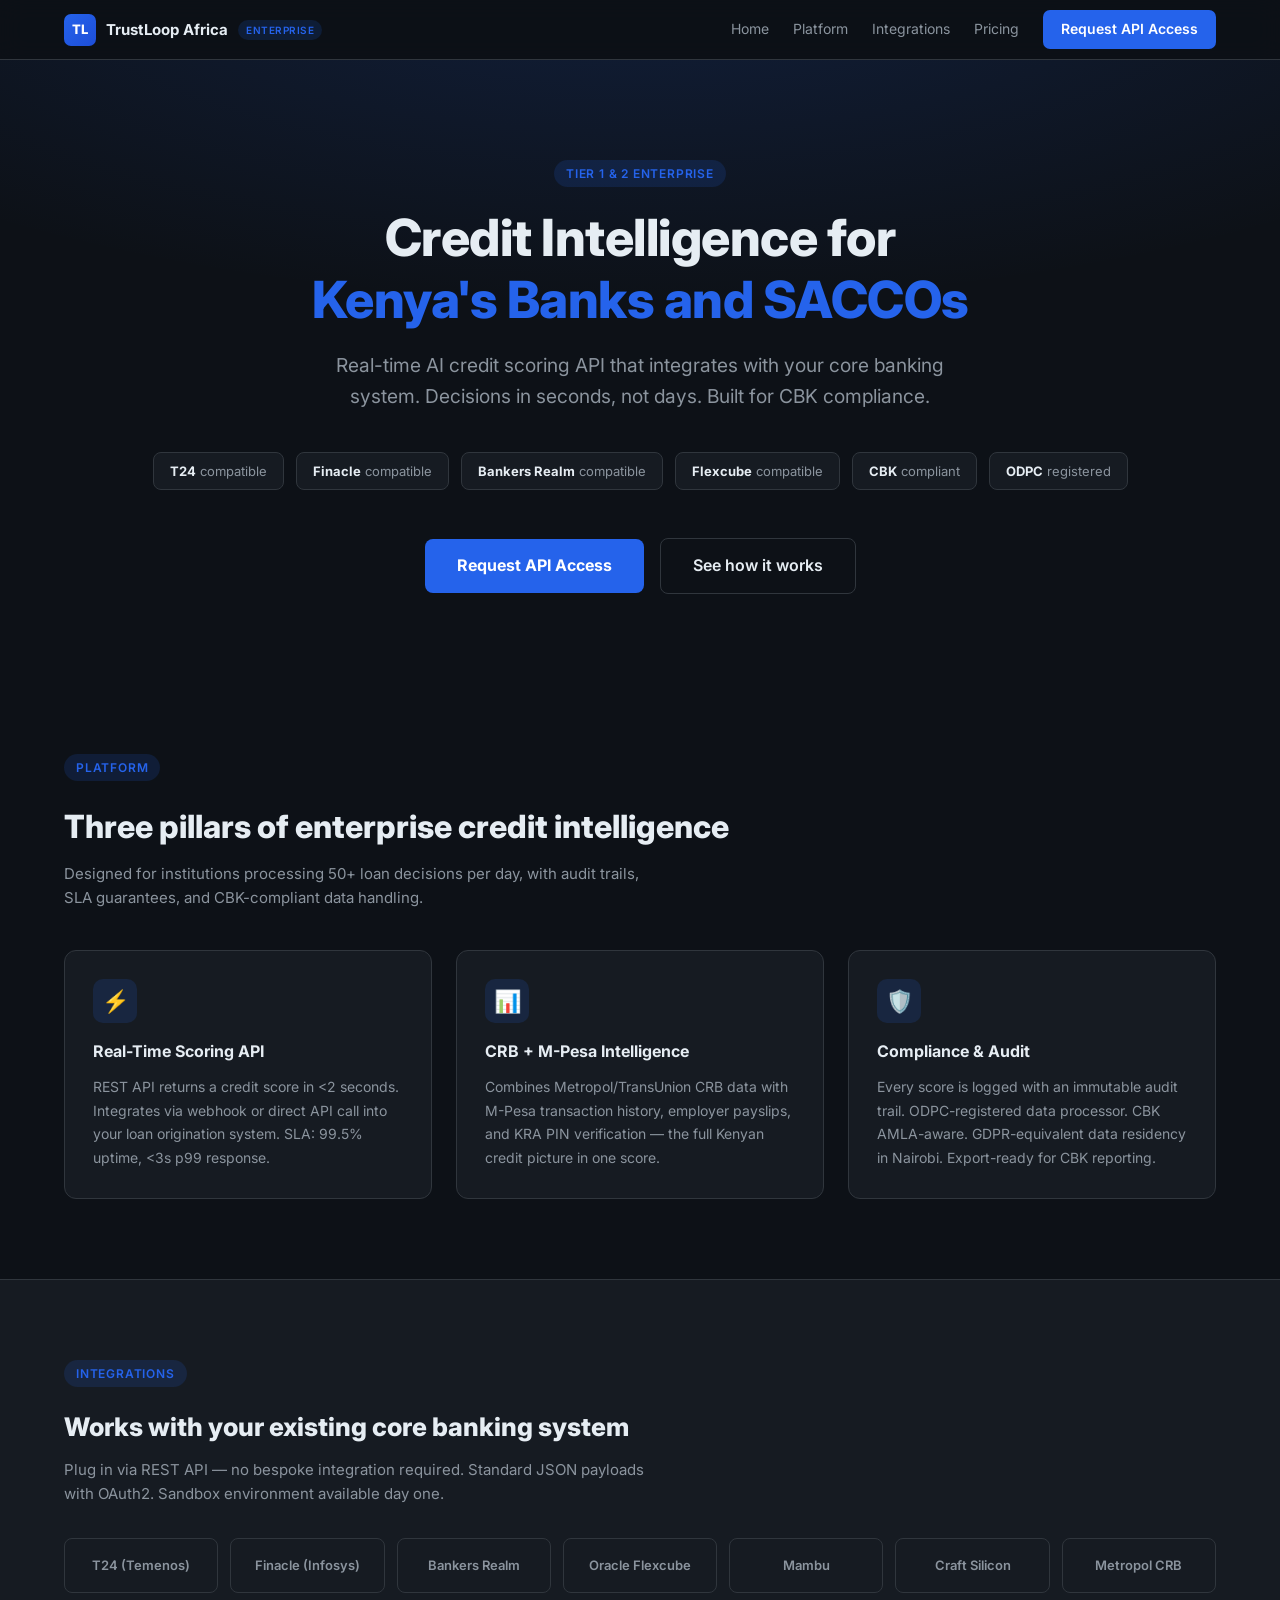
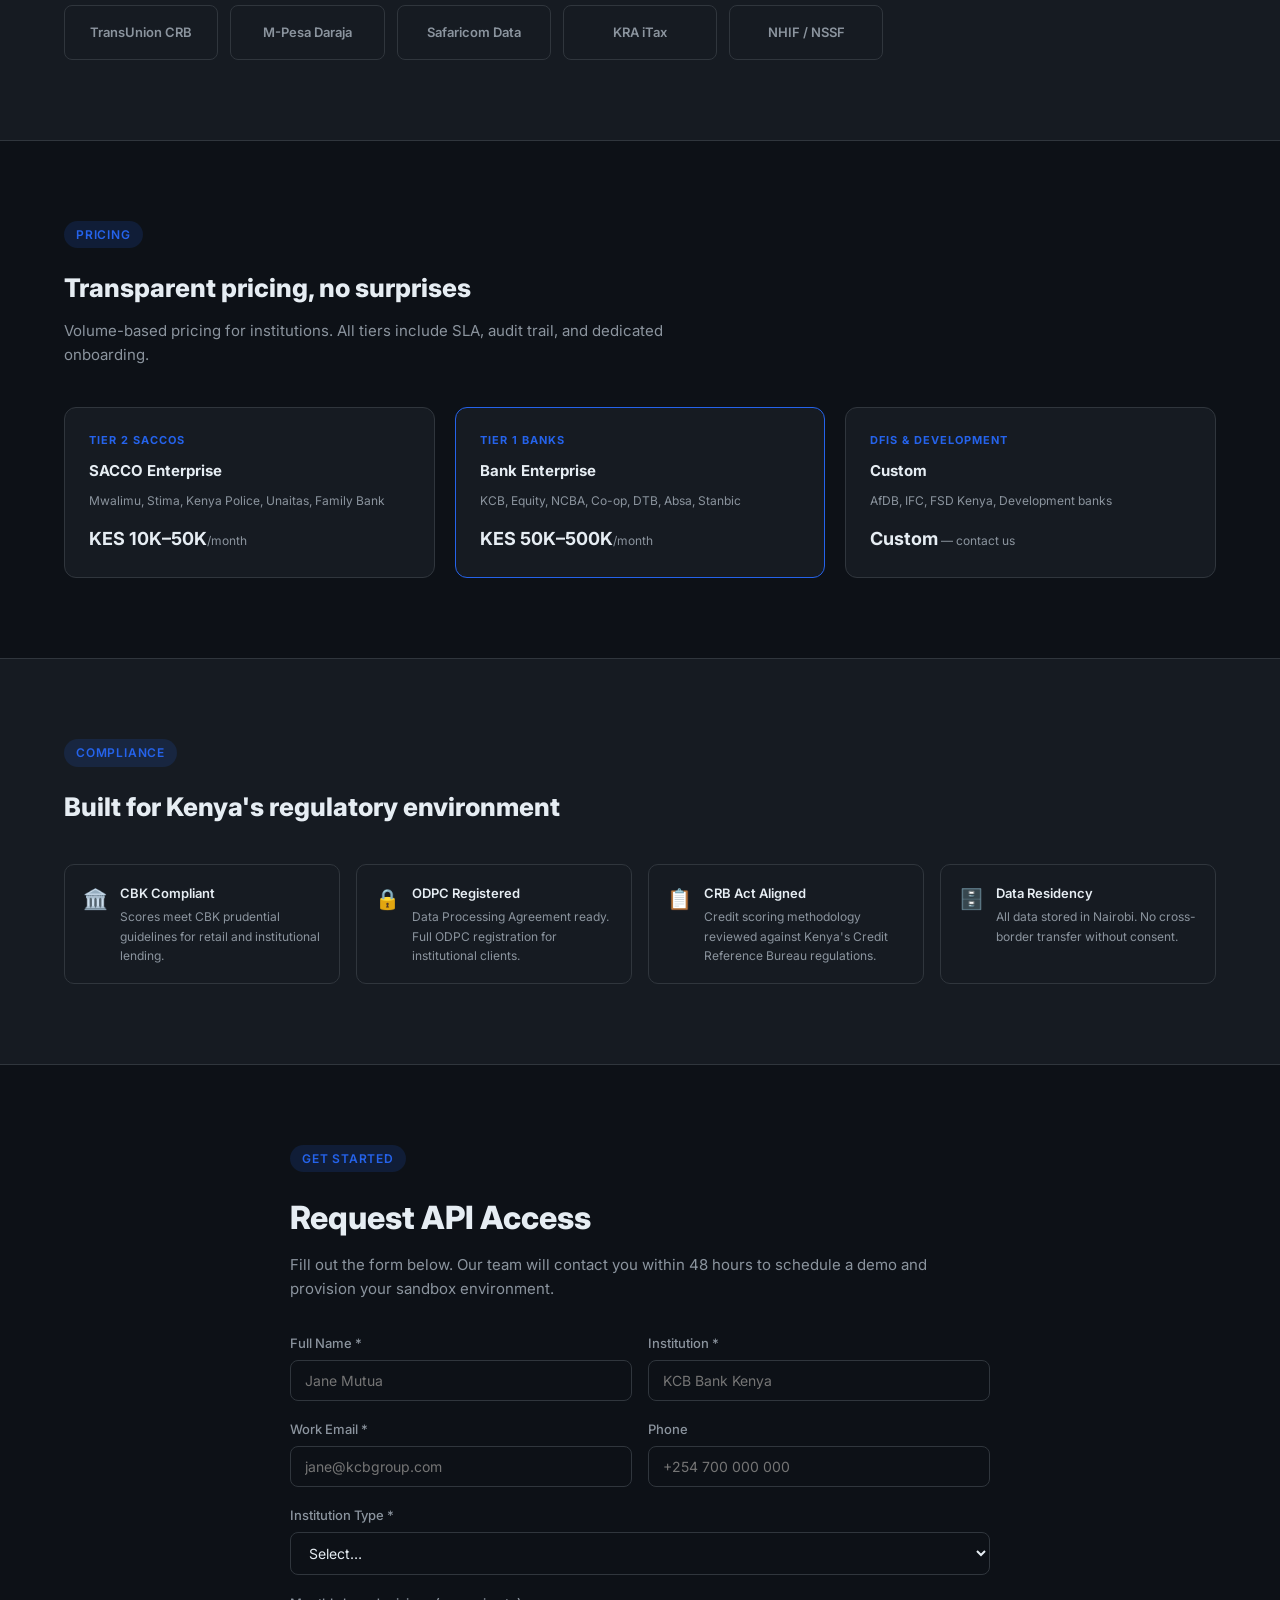
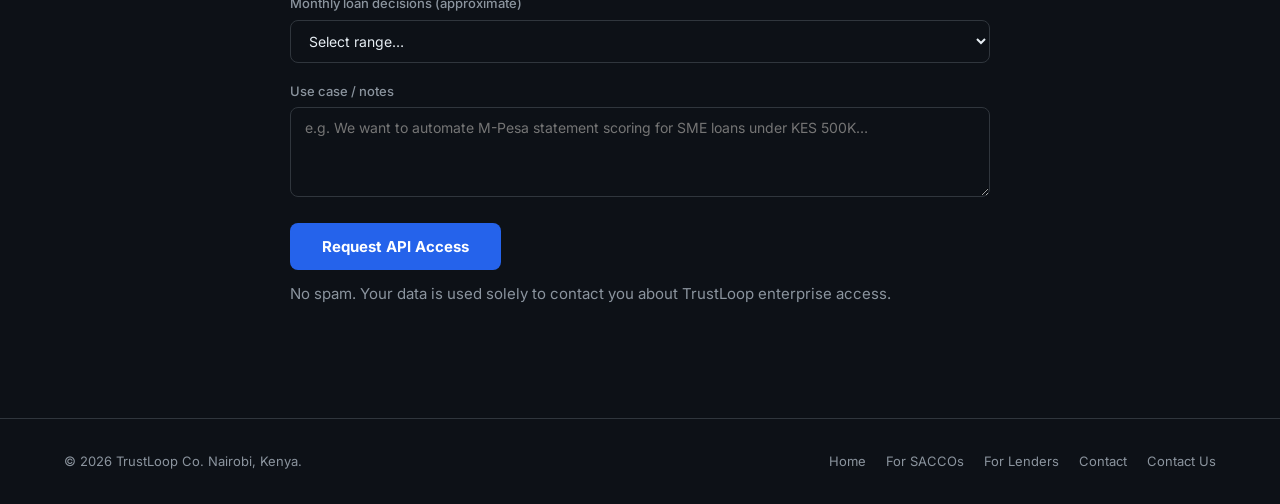
<file: enterprise.html>
<!DOCTYPE html>
<html lang="en">
<head>
<meta charset="UTF-8">
<meta name="viewport" content="width=device-width, initial-scale=1">
<title>TrustLoop Africa — Enterprise Credit Intelligence for Banks &amp; Tier 1 SACCOs</title>
<meta name="description" content="Real-time AI credit scoring API for Kenyan banks, Tier 1 SACCOs, and DFIs. Integrate with T24, Finacle, Bankers Realm, and Flexcube. Comply with CBK, ODPC, and CRB mandates.">
<link rel="preconnect" href="https://fonts.googleapis.com">
<link href="https://fonts.googleapis.com/css2?family=Inter:wght@400;500;600;700;800&display=swap" rel="stylesheet">
<style>
*{box-sizing:border-box;margin:0;padding:0}
:root{--blue:#2563eb;--blue-dk:#1d4ed8;--bg:#0d1117;--bg2:#161b22;--border:#30363d;--text:#e6edf3;--muted:#8b949e;--green:#4ade80}
body{font-family:'Inter',sans-serif;background:var(--bg);color:var(--text);line-height:1.6}
a{color:inherit;text-decoration:none}

/* NAV */
nav{position:sticky;top:0;z-index:100;background:rgba(13,17,23,.92);backdrop-filter:blur(12px);border-bottom:1px solid var(--border);padding:0 5%;height:60px;display:flex;align-items:center;justify-content:space-between}
.nav-brand{display:flex;align-items:center;gap:10px}
.nav-mark{width:32px;height:32px;background:linear-gradient(135deg,var(--blue),var(--blue-dk));border-radius:7px;display:flex;align-items:center;justify-content:center;font-weight:800;font-size:13px;color:#fff}
.nav-name{font-weight:700;font-size:15px}
.nav-tag{font-size:10px;color:var(--blue);background:rgba(37,99,235,.15);padding:2px 8px;border-radius:20px;font-weight:600;letter-spacing:.5px}
.nav-links{display:flex;align-items:center;gap:24px;font-size:14px;color:var(--muted)}
.nav-links a:hover{color:var(--text)}
.btn-cta{padding:8px 18px;background:var(--blue);color:#fff;border-radius:7px;font-weight:600;font-size:14px;transition:background .2s}
.btn-cta:hover{background:var(--blue-dk)}

/* SECTIONS */
section{padding:80px 5%}
.tag{display:inline-block;background:rgba(37,99,235,.15);color:var(--blue);font-size:12px;font-weight:600;letter-spacing:.8px;padding:4px 12px;border-radius:20px;margin-bottom:20px;text-transform:uppercase}

/* HERO */
.hero{padding:100px 5% 80px;text-align:center;background:radial-gradient(ellipse 80% 60% at 50% -20%,rgba(37,99,235,.18),transparent)}
.hero h1{font-size:clamp(2rem,4.5vw,3.2rem);font-weight:800;line-height:1.2;max-width:800px;margin:0 auto 20px;letter-spacing:-.5px}
.hero h1 span{color:var(--blue)}
.hero-sub{font-size:clamp(1rem,1.8vw,1.2rem);color:var(--muted);max-width:620px;margin:0 auto 40px}
.hero-badges{display:flex;gap:12px;justify-content:center;flex-wrap:wrap;margin-bottom:48px}
.hero-badge{background:var(--bg2);border:1px solid var(--border);padding:8px 16px;border-radius:8px;font-size:13px;color:var(--muted)}
.hero-badge strong{color:var(--text)}
.btn-hero{display:inline-block;padding:14px 32px;background:var(--blue);color:#fff;border-radius:8px;font-weight:700;font-size:16px;margin-right:12px;transition:background .2s}
.btn-hero:hover{background:var(--blue-dk)}
.btn-outline{display:inline-block;padding:14px 32px;border:1px solid var(--border);border-radius:8px;font-weight:600;font-size:16px;color:var(--text)}
.btn-outline:hover{border-color:var(--blue);color:var(--blue)}

/* PILLARS */
.pillars{display:grid;grid-template-columns:repeat(auto-fit,minmax(280px,1fr));gap:24px}
.pillar{background:var(--bg2);border:1px solid var(--border);border-radius:12px;padding:28px}
.pillar-icon{width:44px;height:44px;background:rgba(37,99,235,.15);border-radius:10px;display:flex;align-items:center;justify-content:center;font-size:22px;margin-bottom:16px}
.pillar h3{font-size:16px;font-weight:700;margin-bottom:10px}
.pillar p{font-size:14px;color:var(--muted);line-height:1.7}

/* INTEGRATIONS */
.integrations-grid{display:grid;grid-template-columns:repeat(auto-fit,minmax(140px,1fr));gap:12px;margin-top:32px}
.integration{background:var(--bg2);border:1px solid var(--border);border-radius:8px;padding:16px;text-align:center;font-size:13px;font-weight:600;color:var(--muted)}
.integration:hover{border-color:var(--blue);color:var(--text)}

/* TIERS */
.tiers-grid{display:grid;grid-template-columns:repeat(auto-fit,minmax(240px,1fr));gap:20px}
.tier-card{background:var(--bg2);border:1px solid var(--border);border-radius:12px;padding:24px}
.tier-card.featured{border-color:var(--blue)}
.tier-num{font-size:11px;font-weight:700;letter-spacing:1px;color:var(--blue);text-transform:uppercase;margin-bottom:10px}
.tier-card h3{font-size:15px;font-weight:700;margin-bottom:8px}
.tier-examples{font-size:12px;color:var(--muted);margin-bottom:14px;line-height:1.6}
.tier-price{font-size:18px;font-weight:700;color:var(--text)}
.tier-price span{font-size:12px;color:var(--muted);font-weight:400}

/* COMPLIANCE */
.compliance-grid{display:grid;grid-template-columns:repeat(auto-fit,minmax(200px,1fr));gap:16px}
.compliance-item{display:flex;align-items:flex-start;gap:12px;background:var(--bg2);border:1px solid var(--border);border-radius:10px;padding:18px}
.compliance-icon{font-size:20px;flex-shrink:0}
.compliance-item h4{font-size:13px;font-weight:600;margin-bottom:4px}
.compliance-item p{font-size:12px;color:var(--muted)}

/* RFP FORM */
.rfp-wrap{max-width:700px;margin:0 auto}
.rfp-wrap h2{font-size:clamp(1.4rem,2.5vw,2rem);font-weight:800;margin-bottom:10px}
.rfp-wrap p{color:var(--muted);font-size:15px;margin-bottom:32px}
.form-row{display:grid;grid-template-columns:1fr 1fr;gap:16px}
@media(max-width:600px){.form-row{grid-template-columns:1fr}.nav-links{display:none}}
.field{margin-bottom:18px}
label{display:block;font-size:13px;font-weight:500;color:var(--muted);margin-bottom:6px}
input,select,textarea{width:100%;padding:11px 14px;background:var(--bg);border:1px solid var(--border);border-radius:8px;color:var(--text);font-size:14px;font-family:'Inter',sans-serif;outline:none;transition:border .2s}
input:focus,select:focus,textarea:focus{border-color:var(--blue)}
select option{background:var(--bg2)}
textarea{resize:vertical;min-height:90px}
.btn-submit{padding:14px 32px;background:var(--blue);color:#fff;border:none;border-radius:8px;font-size:15px;font-weight:700;cursor:pointer;font-family:'Inter',sans-serif;transition:background .2s}
.btn-submit:hover{background:var(--blue-dk)}
.btn-submit:disabled{background:var(--border);cursor:not-allowed}
.form-note{font-size:12px;color:var(--muted);margin-top:12px}
.success-msg{background:#14532d;border:1px solid #166534;color:#4ade80;padding:16px;border-radius:8px;font-size:14px;display:none;margin-top:16px}
.err-msg{background:#2d1f1f;border:1px solid #6b1a1a;color:#f87171;padding:16px;border-radius:8px;font-size:14px;display:none;margin-top:16px}

/* FOOTER */
footer{border-top:1px solid var(--border);padding:32px 5%;color:var(--muted);font-size:13px;display:flex;justify-content:space-between;flex-wrap:wrap;gap:12px}
</style>
</head>
<body>

<nav>
  <div class="nav-brand">
    <div class="nav-mark">TL</div>
    <span class="nav-name">TrustLoop Africa</span>
    <span class="nav-tag">ENTERPRISE</span>
  </div>
  <div class="nav-links">
    <a href="index.html">Home</a>
    <a href="#pillars">Platform</a>
    <a href="#integrations">Integrations</a>
    <a href="#pricing">Pricing</a>
    <a href="#rfp" class="btn-cta">Request API Access</a>
  </div>
</nav>

<!-- HERO -->
<div class="hero">
  <div class="tag">Tier 1 &amp; 2 Enterprise</div>
  <h1>Credit Intelligence for<br><span>Kenya's Banks and SACCOs</span></h1>
  <p class="hero-sub">Real-time AI credit scoring API that integrates with your core banking system. Decisions in seconds, not days. Built for CBK compliance.</p>
  <div class="hero-badges">
    <div class="hero-badge"><strong>T24</strong> compatible</div>
    <div class="hero-badge"><strong>Finacle</strong> compatible</div>
    <div class="hero-badge"><strong>Bankers Realm</strong> compatible</div>
    <div class="hero-badge"><strong>Flexcube</strong> compatible</div>
    <div class="hero-badge"><strong>CBK</strong> compliant</div>
    <div class="hero-badge"><strong>ODPC</strong> registered</div>
  </div>
  <a href="#rfp" class="btn-hero">Request API Access</a>
  <a href="#pillars" class="btn-outline">See how it works</a>
</div>

<!-- PILLARS -->
<section id="pillars">
  <div class="tag">Platform</div>
  <h2 style="font-size:clamp(1.4rem,2.5vw,2rem);font-weight:800;margin-bottom:10px">Three pillars of enterprise credit intelligence</h2>
  <p style="color:var(--muted);max-width:600px;margin-bottom:40px;font-size:15px">Designed for institutions processing 50+ loan decisions per day, with audit trails, SLA guarantees, and CBK-compliant data handling.</p>
  <div class="pillars">
    <div class="pillar">
      <div class="pillar-icon">⚡</div>
      <h3>Real-Time Scoring API</h3>
      <p>REST API returns a credit score in &lt;2 seconds. Integrates via webhook or direct API call into your loan origination system. SLA: 99.5% uptime, &lt;3s p99 response.</p>
    </div>
    <div class="pillar">
      <div class="pillar-icon">📊</div>
      <h3>CRB + M-Pesa Intelligence</h3>
      <p>Combines Metropol/TransUnion CRB data with M-Pesa transaction history, employer payslips, and KRA PIN verification — the full Kenyan credit picture in one score.</p>
    </div>
    <div class="pillar">
      <div class="pillar-icon">🛡️</div>
      <h3>Compliance &amp; Audit</h3>
      <p>Every score is logged with an immutable audit trail. ODPC-registered data processor. CBK AMLA-aware. GDPR-equivalent data residency in Nairobi. Export-ready for CBK reporting.</p>
    </div>
  </div>
</section>

<!-- INTEGRATIONS -->
<section id="integrations" style="background:var(--bg2);border-top:1px solid var(--border);border-bottom:1px solid var(--border)">
  <div class="tag">Integrations</div>
  <h2 style="font-size:1.6rem;font-weight:800;margin-bottom:10px">Works with your existing core banking system</h2>
  <p style="color:var(--muted);max-width:600px;font-size:15px">Plug in via REST API — no bespoke integration required. Standard JSON payloads with OAuth2. Sandbox environment available day one.</p>
  <div class="integrations-grid">
    <div class="integration">T24 (Temenos)</div>
    <div class="integration">Finacle (Infosys)</div>
    <div class="integration">Bankers Realm</div>
    <div class="integration">Oracle Flexcube</div>
    <div class="integration">Mambu</div>
    <div class="integration">Craft Silicon</div>
    <div class="integration">Metropol CRB</div>
    <div class="integration">TransUnion CRB</div>
    <div class="integration">M-Pesa Daraja</div>
    <div class="integration">Safaricom Data</div>
    <div class="integration">KRA iTax</div>
    <div class="integration">NHIF / NSSF</div>
  </div>
</section>

<!-- PRICING -->
<section id="pricing">
  <div class="tag">Pricing</div>
  <h2 style="font-size:1.6rem;font-weight:800;margin-bottom:10px">Transparent pricing, no surprises</h2>
  <p style="color:var(--muted);max-width:600px;margin-bottom:40px;font-size:15px">Volume-based pricing for institutions. All tiers include SLA, audit trail, and dedicated onboarding.</p>
  <div class="tiers-grid">
    <div class="tier-card">
      <div class="tier-num">Tier 2 SACCOs</div>
      <h3>SACCO Enterprise</h3>
      <p class="tier-examples">Mwalimu, Stima, Kenya Police, Unaitas, Family Bank</p>
      <div class="tier-price">KES 10K–50K<span>/month</span></div>
    </div>
    <div class="tier-card featured">
      <div class="tier-num">Tier 1 Banks</div>
      <h3>Bank Enterprise</h3>
      <p class="tier-examples">KCB, Equity, NCBA, Co-op, DTB, Absa, Stanbic</p>
      <div class="tier-price">KES 50K–500K<span>/month</span></div>
    </div>
    <div class="tier-card">
      <div class="tier-num">DFIs &amp; Development</div>
      <h3>Custom</h3>
      <p class="tier-examples">AfDB, IFC, FSD Kenya, Development banks</p>
      <div class="tier-price">Custom<span> — contact us</span></div>
    </div>
  </div>
</section>

<!-- COMPLIANCE -->
<section style="background:var(--bg2);border-top:1px solid var(--border);border-bottom:1px solid var(--border)">
  <div class="tag">Compliance</div>
  <h2 style="font-size:1.6rem;font-weight:800;margin-bottom:36px">Built for Kenya's regulatory environment</h2>
  <div class="compliance-grid">
    <div class="compliance-item">
      <div class="compliance-icon">🏛️</div>
      <div><h4>CBK Compliant</h4><p>Scores meet CBK prudential guidelines for retail and institutional lending.</p></div>
    </div>
    <div class="compliance-item">
      <div class="compliance-icon">🔒</div>
      <div><h4>ODPC Registered</h4><p>Data Processing Agreement ready. Full ODPC registration for institutional clients.</p></div>
    </div>
    <div class="compliance-item">
      <div class="compliance-icon">📋</div>
      <div><h4>CRB Act Aligned</h4><p>Credit scoring methodology reviewed against Kenya's Credit Reference Bureau regulations.</p></div>
    </div>
    <div class="compliance-item">
      <div class="compliance-icon">🗄️</div>
      <div><h4>Data Residency</h4><p>All data stored in Nairobi. No cross-border transfer without consent.</p></div>
    </div>
  </div>
</section>

<!-- RFP FORM -->
<section id="rfp">
  <div class="rfp-wrap">
    <div class="tag">Get Started</div>
    <h2>Request API Access</h2>
    <p>Fill out the form below. Our team will contact you within 48 hours to schedule a demo and provision your sandbox environment.</p>
    <div class="form-row">
      <div class="field">
        <label>Full Name *</label>
        <input type="text" id="r-name" placeholder="Jane Mutua">
      </div>
      <div class="field">
        <label>Institution *</label>
        <input type="text" id="r-inst" placeholder="KCB Bank Kenya">
      </div>
    </div>
    <div class="form-row">
      <div class="field">
        <label>Work Email *</label>
        <input type="email" id="r-email" placeholder="jane@kcbgroup.com">
      </div>
      <div class="field">
        <label>Phone</label>
        <input type="tel" id="r-phone" placeholder="+254 700 000 000">
      </div>
    </div>
    <div class="field">
      <label>Institution Type *</label>
      <select id="r-tier">
        <option value="">Select…</option>
        <option value="Tier 1 Bank">Tier 1 Bank (KCB, Equity, NCBA, Co-op, DTB, Absa, Stanbic)</option>
        <option value="Tier 2 SACCO">Tier 2 SACCO (Mwalimu, Stima, Kenya Police, Unaitas)</option>
        <option value="DFI">Development Finance Institution (AfDB, IFC, FSD Kenya)</option>
        <option value="Insurance">Insurance / Bancassurance</option>
        <option value="Other">Other — specify below</option>
      </select>
    </div>
    <div class="field">
      <label>Monthly loan decisions (approximate)</label>
      <select id="r-volume">
        <option value="">Select range…</option>
        <option value="<500">&lt; 500/month</option>
        <option value="500-2000">500–2,000/month</option>
        <option value="2000-10000">2,000–10,000/month</option>
        <option value="10000+">10,000+/month</option>
      </select>
    </div>
    <div class="field">
      <label>Use case / notes</label>
      <textarea id="r-use" placeholder="e.g. We want to automate M-Pesa statement scoring for SME loans under KES 500K…"></textarea>
    </div>
    <button class="btn-submit" id="rfp-btn" onclick="submitRFP()">Request API Access</button>
    <p class="form-note">No spam. Your data is used solely to contact you about TrustLoop enterprise access.</p>
    <div class="success-msg" id="rfp-ok">✓ Request received. Our team will contact you within 48 hours to arrange a demo.</div>
    <div class="err-msg" id="rfp-err"></div>
  </div>
</section>

<footer>
  <div>© 2026 TrustLoop Co. Nairobi, Kenya.</div>
  <div style="display:flex;gap:20px">
    <a href="index.html">Home</a>
    <a href="for-saccos.html">For SACCOs</a>
    <a href="for-lenders.html">For Lenders</a>
    <a href="contact.html">Contact</a>
    <a href="contact.html">Contact Us</a>
  </div>
</footer>

<script>
const API = 'http://170.64.176.246:5001';

async function submitRFP() {
  const btn = document.getElementById('rfp-btn');
  const ok  = document.getElementById('rfp-ok');
  const err = document.getElementById('rfp-err');
  ok.style.display = err.style.display = 'none';

  const payload = {
    name:           document.getElementById('r-name').value.trim(),
    institution:    document.getElementById('r-inst').value.trim(),
    email:          document.getElementById('r-email').value.trim(),
    phone:          document.getElementById('r-phone').value.trim(),
    tier:           document.getElementById('r-tier').value,
    monthly_volume: document.getElementById('r-volume').value,
    use_case:       document.getElementById('r-use').value.trim(),
  };

  if (!payload.name || !payload.institution || !payload.email || !payload.tier) {
    err.textContent = 'Please fill in all required fields.';
    err.style.display = 'block';
    return;
  }

  btn.disabled = true;
  btn.textContent = 'Submitting…';
  try {
    const res = await fetch(`${API}/api/rfp`, {
      method: 'POST',
      headers: {'Content-Type': 'application/json'},
      body: JSON.stringify(payload)
    });
    if (res.ok) {
      ok.style.display = 'block';
      btn.textContent = 'Submitted ✓';
    } else {
      const d = await res.json();
      err.textContent = d.error || 'Submission failed — please email info@trustloopafrica.com';
      err.style.display = 'block';
      btn.disabled = false;
      btn.textContent = 'Request API Access';
    }
  } catch(e) {
    err.textContent = 'Network error — please email info@trustloopafrica.com directly';
    err.style.display = 'block';
    btn.disabled = false;
    btn.textContent = 'Request API Access';
  }
}
</script>
</body>
</html>
</file>
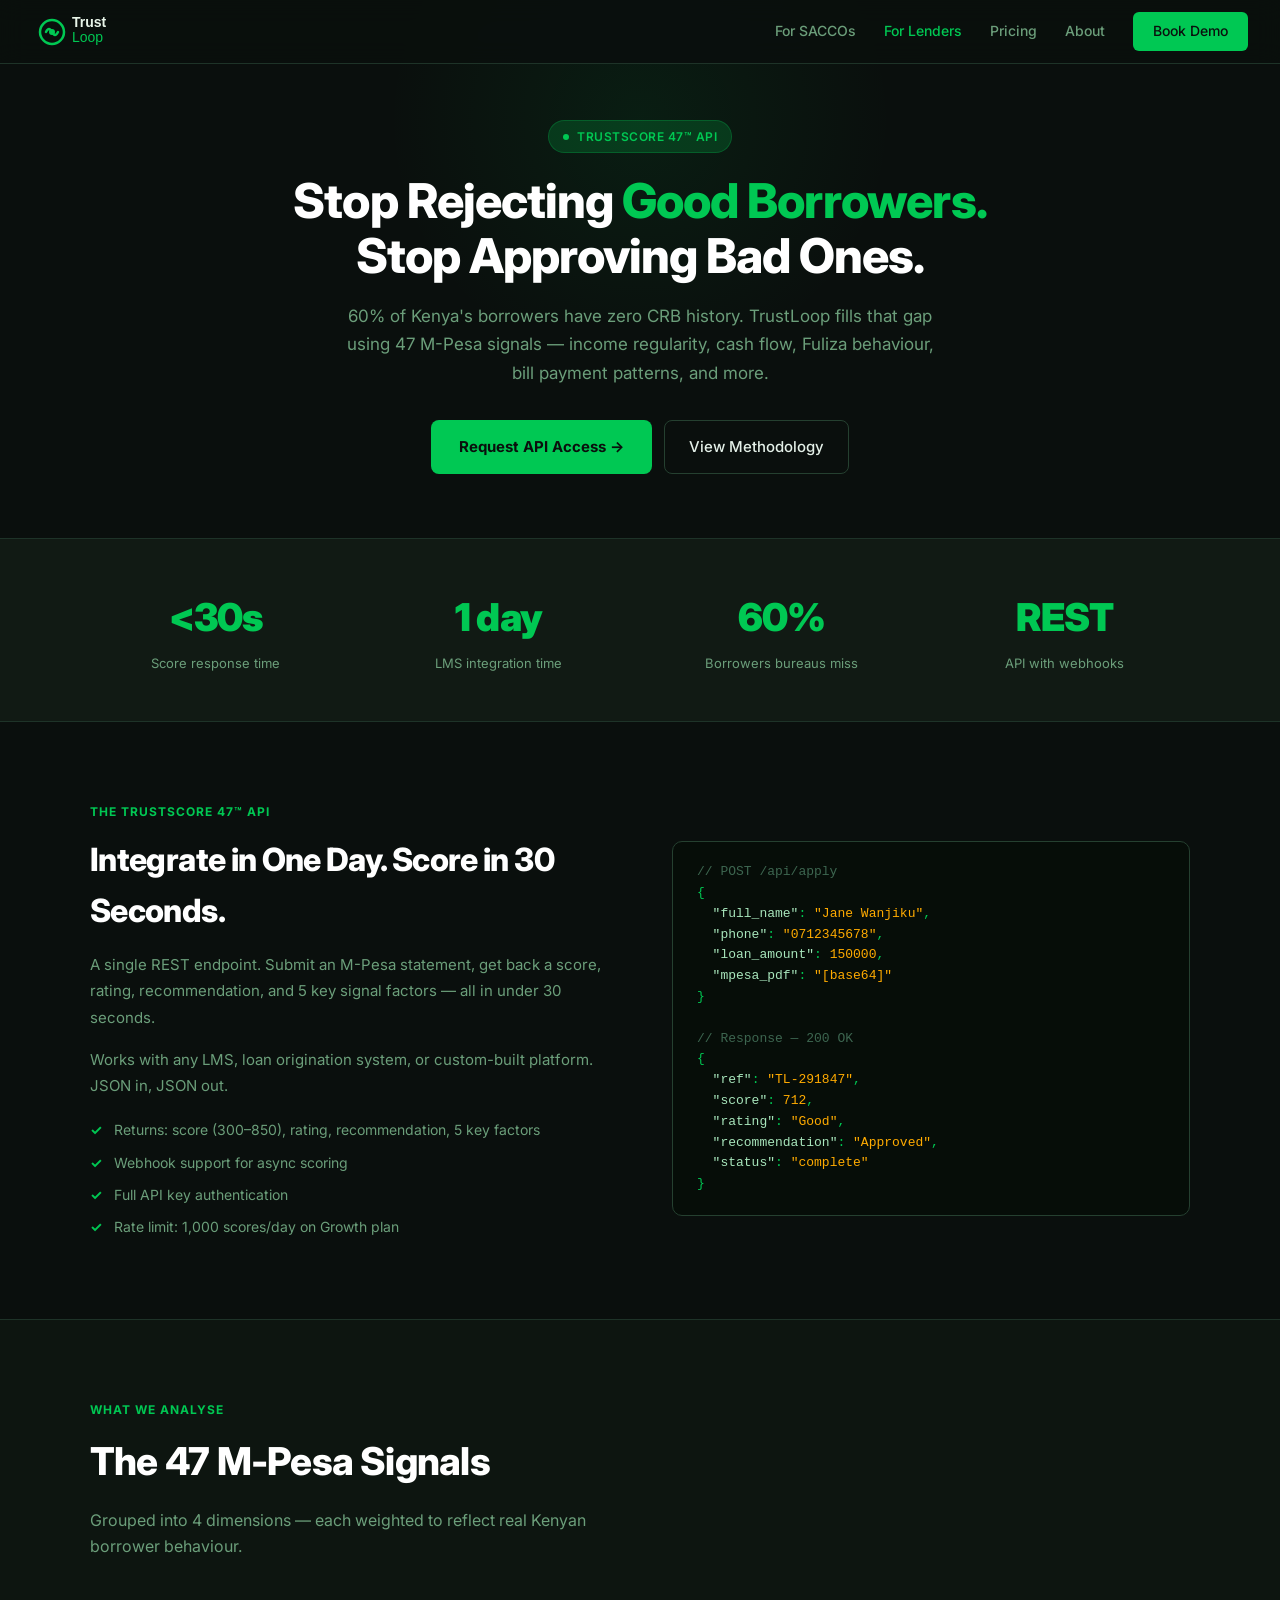
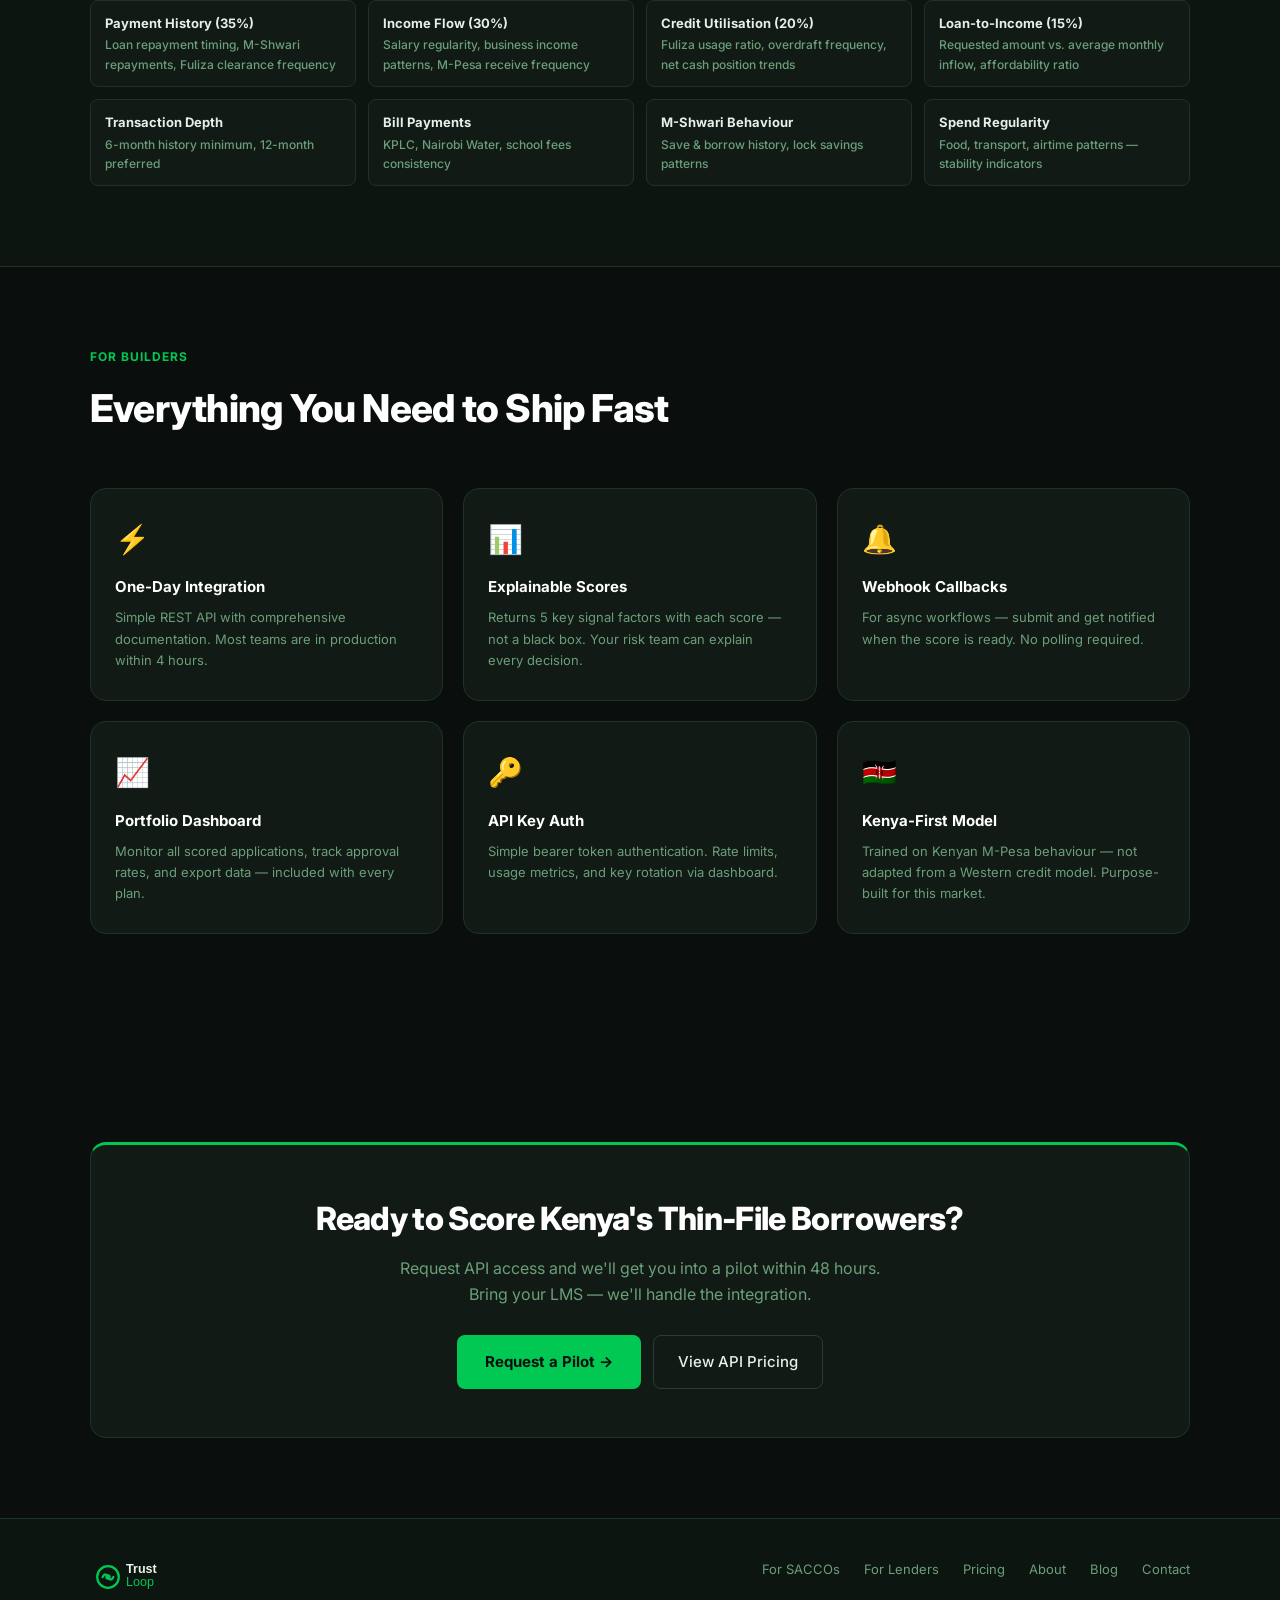
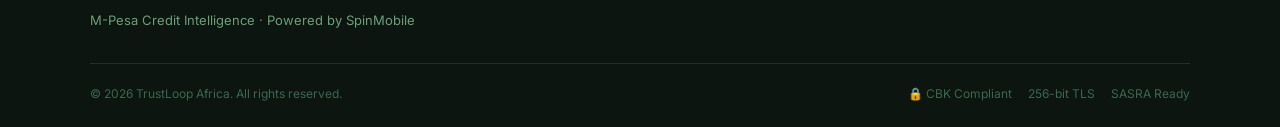
<file: for-lenders.html>
<!DOCTYPE html>
<html lang="en">
<head>
  <meta charset="UTF-8">
  <meta name="viewport" content="width=device-width, initial-scale=1.0">
  <title>M-Pesa Credit Score API for Digital Lenders Kenya | TrustLoop</title>
  <meta name="description" content="TrustScore 47™ API integrates with your LMS in one day. Score thin-file Kenyan borrowers in 30 seconds using 47 M-Pesa signals. Reduce defaults, increase approvals.">
  <meta property="og:title" content="M-Pesa Credit Score API for Digital Lenders Kenya | TrustLoop">
  <meta property="og:description" content="Score thin-file Kenyan borrowers in 30 seconds. REST API. Integrates with any LMS in one day.">
  <meta property="og:url" content="https://trustloopafrica.com/for-lenders">
  <meta property="og:type" content="website">
  <link rel="canonical" href="https://trustloopafrica.com/for-lenders">
  <link rel="preconnect" href="https://fonts.googleapis.com">
  <link rel="preconnect" href="https://fonts.gstatic.com" crossorigin>
  <link href="https://fonts.googleapis.com/css2?family=Inter:wght@400;500;600;700;800;900&display=swap" rel="stylesheet">
  <link rel="stylesheet" href="assets/style.css">
  <style>
  .code-block {
    background: #060d08;
    border: 1px solid var(--border2);
    border-radius: var(--radius);
    padding: 20px 24px;
    font-family: 'Courier New', monospace;
    font-size: 13px;
    color: #00c853;
    overflow-x: auto;
    margin-top: 16px;
  }
  .code-block .cm { color: var(--muted2); }
  .code-block .cs { color: #a8e6bc; }
  .code-block .cn { color: var(--warn); }
  </style>
  <script type="application/ld+json">{"@context":"https://schema.org","@type":"Organization","name":"TrustLoop Africa","url":"https://trustloopafrica.com","logo":"https://trustloopafrica.com/assets/logo.svg","description":"AI credit scoring platform for Kenya's SACCOs and digital lenders.","address":{"@type":"PostalAddress","addressLocality":"Nairobi","addressCountry":"KE"}}</script>
</head>
<body>

<nav class="nav">
  <div class="nav-logo">
    <a href="index.html"><img src="assets/logo.svg" alt="TrustLoop Africa" height="40"></a>
  </div>
  <div class="nav-links">
    <a href="for-saccos.html" class="hide-mob">For SACCOs</a>
    <a href="for-lenders.html" class="hide-mob" style="color:var(--primary);">For Lenders</a>
    <a href="pricing.html" class="hide-mob">Pricing</a>
    <a href="about.html" class="hide-mob">About</a>
    <a href="contact.html" class="nav-cta">Book Demo</a>
  </div>
  <button class="nav-hamburger" id="navHamburger" onclick="toggleMobileNav()" aria-label="Open menu">
    <span></span><span></span><span></span>
  </button>
</nav>
<div class="nav-mobile-menu" id="navMobileMenu">
  <a href="index.html" onclick="closeMobileNav()">Home</a>
  <a href="for-saccos.html" onclick="closeMobileNav()">For SACCOs</a>
  <a href="for-lenders.html" onclick="closeMobileNav()">For Lenders</a>
  <a href="how-it-works.html" onclick="closeMobileNav()">How It Works</a>
  <a href="pricing.html" onclick="closeMobileNav()">Pricing</a>
  <a href="about.html" onclick="closeMobileNav()">About</a>
  <a href="blog.html" onclick="closeMobileNav()">Blog</a>
  <a href="contact.html" class="nav-cta" onclick="closeMobileNav()">Book Demo →</a>
</div>

<!-- HERO -->
<section class="page-hero">
  <div class="page-hero-inner">
    <div class="hero-badge fade-up"><span class="dot"></span>TrustScore 47™ API</div>
    <h1 class="fade-up">Stop Rejecting <span>Good Borrowers.</span><br>Stop Approving Bad Ones.</h1>
    <p class="sub fade-up">60% of Kenya's borrowers have zero CRB history. TrustLoop fills that gap using 47 M-Pesa signals — income regularity, cash flow, Fuliza behaviour, bill payment patterns, and more.</p>
    <div class="ctas fade-up">
      <a href="contact.html" class="btn-primary">Request API Access →</a>
      <a href="how-it-works.html" class="btn-ghost">View Methodology</a>
    </div>
  </div>
</section>

<!-- STATS -->
<section class="metrics">
  <div class="metrics-inner">
    <div class="fade-up">
      <div class="metric-num">&lt;30s</div>
      <div class="metric-label">Score response time</div>
    </div>
    <div class="fade-up">
      <div class="metric-num">1 day</div>
      <div class="metric-label">LMS integration time</div>
    </div>
    <div class="fade-up">
      <div class="metric-num">60%</div>
      <div class="metric-label">Borrowers bureaus miss</div>
    </div>
    <div class="fade-up">
      <div class="metric-num">REST</div>
      <div class="metric-label">API with webhooks</div>
    </div>
  </div>
</section>

<!-- API OVERVIEW -->
<section class="section">
  <div class="section-inner">
    <div class="split-section">
      <div class="split-text fade-up">
        <div class="section-label">The TrustScore 47™ API</div>
        <h2>Integrate in One Day. Score in 30 Seconds.</h2>
        <p>A single REST endpoint. Submit an M-Pesa statement, get back a score, rating, recommendation, and 5 key signal factors — all in under 30 seconds.</p>
        <p>Works with any LMS, loan origination system, or custom-built platform. JSON in, JSON out.</p>
        <ul style="list-style:none;margin-top:20px;display:flex;flex-direction:column;gap:10px;">
          <li style="display:flex;gap:12px;font-size:14px;color:var(--muted);"><span style="color:var(--primary);font-weight:700;">✓</span> Returns: score (300–850), rating, recommendation, 5 key factors</li>
          <li style="display:flex;gap:12px;font-size:14px;color:var(--muted);"><span style="color:var(--primary);font-weight:700;">✓</span> Webhook support for async scoring</li>
          <li style="display:flex;gap:12px;font-size:14px;color:var(--muted);"><span style="color:var(--primary);font-weight:700;">✓</span> Full API key authentication</li>
          <li style="display:flex;gap:12px;font-size:14px;color:var(--muted);"><span style="color:var(--primary);font-weight:700;">✓</span> Rate limit: 1,000 scores/day on Growth plan</li>
        </ul>
      </div>
      <div class="fade-up">
        <div class="code-block">
<span class="cm">// POST /api/apply</span><br>
{<br>
&nbsp;&nbsp;<span class="cs">"full_name"</span>: <span class="cn">"Jane Wanjiku"</span>,<br>
&nbsp;&nbsp;<span class="cs">"phone"</span>: <span class="cn">"0712345678"</span>,<br>
&nbsp;&nbsp;<span class="cs">"loan_amount"</span>: <span class="cn">150000</span>,<br>
&nbsp;&nbsp;<span class="cs">"mpesa_pdf"</span>: <span class="cn">"[base64]"</span><br>
}<br><br>
<span class="cm">// Response — 200 OK</span><br>
{<br>
&nbsp;&nbsp;<span class="cs">"ref"</span>: <span class="cn">"TL-291847"</span>,<br>
&nbsp;&nbsp;<span class="cs">"score"</span>: <span class="cn">712</span>,<br>
&nbsp;&nbsp;<span class="cs">"rating"</span>: <span class="cn">"Good"</span>,<br>
&nbsp;&nbsp;<span class="cs">"recommendation"</span>: <span class="cn">"Approved"</span>,<br>
&nbsp;&nbsp;<span class="cs">"status"</span>: <span class="cn">"complete"</span><br>
}
        </div>
      </div>
    </div>
  </div>
</section>

<!-- 47 SIGNALS -->
<section class="section" style="background:var(--bg2);border-top:1px solid var(--border);border-bottom:1px solid var(--border);">
  <div class="section-inner">
    <div class="section-label fade-up">What We Analyse</div>
    <h2 class="section-title fade-up">The 47 M-Pesa Signals</h2>
    <p class="section-sub fade-up">Grouped into 4 dimensions — each weighted to reflect real Kenyan borrower behaviour.</p>
    <div class="signal-grid" style="margin-top:40px;">
      <div class="signal-pill fade-up"><strong>Payment History (35%)</strong>Loan repayment timing, M-Shwari repayments, Fuliza clearance frequency</div>
      <div class="signal-pill fade-up"><strong>Income Flow (30%)</strong>Salary regularity, business income patterns, M-Pesa receive frequency</div>
      <div class="signal-pill fade-up"><strong>Credit Utilisation (20%)</strong>Fuliza usage ratio, overdraft frequency, net cash position trends</div>
      <div class="signal-pill fade-up"><strong>Loan-to-Income (15%)</strong>Requested amount vs. average monthly inflow, affordability ratio</div>
      <div class="signal-pill fade-up"><strong>Transaction Depth</strong>6-month history minimum, 12-month preferred</div>
      <div class="signal-pill fade-up"><strong>Bill Payments</strong>KPLC, Nairobi Water, school fees consistency</div>
      <div class="signal-pill fade-up"><strong>M-Shwari Behaviour</strong>Save & borrow history, lock savings patterns</div>
      <div class="signal-pill fade-up"><strong>Spend Regularity</strong>Food, transport, airtime patterns — stability indicators</div>
    </div>
  </div>
</section>

<!-- FEATURES -->
<section class="section">
  <div class="section-inner">
    <div class="section-label fade-up">For Builders</div>
    <h2 class="section-title fade-up">Everything You Need to Ship Fast</h2>
    <div class="feature-grid">
      <div class="feature-card fade-up">
        <div class="feature-icon">⚡</div>
        <h3>One-Day Integration</h3>
        <p>Simple REST API with comprehensive documentation. Most teams are in production within 4 hours.</p>
      </div>
      <div class="feature-card fade-up">
        <div class="feature-icon">📊</div>
        <h3>Explainable Scores</h3>
        <p>Returns 5 key signal factors with each score — not a black box. Your risk team can explain every decision.</p>
      </div>
      <div class="feature-card fade-up">
        <div class="feature-icon">🔔</div>
        <h3>Webhook Callbacks</h3>
        <p>For async workflows — submit and get notified when the score is ready. No polling required.</p>
      </div>
      <div class="feature-card fade-up">
        <div class="feature-icon">📈</div>
        <h3>Portfolio Dashboard</h3>
        <p>Monitor all scored applications, track approval rates, and export data — included with every plan.</p>
      </div>
      <div class="feature-card fade-up">
        <div class="feature-icon">🔑</div>
        <h3>API Key Auth</h3>
        <p>Simple bearer token authentication. Rate limits, usage metrics, and key rotation via dashboard.</p>
      </div>
      <div class="feature-card fade-up">
        <div class="feature-icon">🇰🇪</div>
        <h3>Kenya-First Model</h3>
        <p>Trained on Kenyan M-Pesa behaviour — not adapted from a Western credit model. Purpose-built for this market.</p>
      </div>
    </div>
  </div>
</section>

<!-- CTA -->
<section class="section">
  <div class="section-inner">
    <div class="cta-banner fade-up">
      <h2>Ready to Score Kenya's Thin-File Borrowers?</h2>
      <p>Request API access and we'll get you into a pilot within 48 hours. Bring your LMS — we'll handle the integration.</p>
      <div class="ctas">
        <a href="contact.html" class="btn-primary">Request a Pilot →</a>
        <a href="pricing.html" class="btn-ghost">View API Pricing</a>
      </div>
    </div>
  </div>
</section>

<footer class="footer">
  <div class="footer-inner">
    <div class="footer-top">
      <div>
        <img src="assets/logo.svg" alt="TrustLoop Africa" height="36">
        <div class="footer-tagline">M-Pesa Credit Intelligence · Powered by SpinMobile</div>
      </div>
      <div class="footer-links">
        <a href="for-saccos.html">For SACCOs</a>
        <a href="for-lenders.html">For Lenders</a>
        <a href="pricing.html">Pricing</a>
        <a href="about.html">About</a>
        <a href="blog.html">Blog</a>
        <a href="contact.html">Contact</a>
      </div>
    </div>
    <div class="footer-bottom">
      <span>© 2026 TrustLoop Africa. All rights reserved.</span>
      <div class="footer-compliance"><span>🔒 CBK Compliant</span><span>256-bit TLS</span><span>SASRA Ready</span></div>
    </div>
  </div>
</footer>

<script>
const io = new IntersectionObserver((entries) => {
  entries.forEach(e => { if (e.isIntersecting) e.target.classList.add('visible'); });
}, { threshold: 0.12 });
document.querySelectorAll('.fade-up').forEach(el => io.observe(el));
setTimeout(() => { document.querySelectorAll('.fade-up').forEach(el => el.classList.add('visible')); }, 1500);
function toggleMobileNav() { document.getElementById('navHamburger').classList.toggle('open'); document.getElementById('navMobileMenu').classList.toggle('open'); }
function closeMobileNav() { document.getElementById('navHamburger').classList.remove('open'); document.getElementById('navMobileMenu').classList.remove('open'); }
document.addEventListener('click', function(e) {
  const menu = document.getElementById('navMobileMenu'); const btn = document.getElementById('navHamburger');
  if (menu && menu.classList.contains('open') && !menu.contains(e.target) && !btn.contains(e.target)) closeMobileNav();
});
</script>
</body>
</html>
</file>
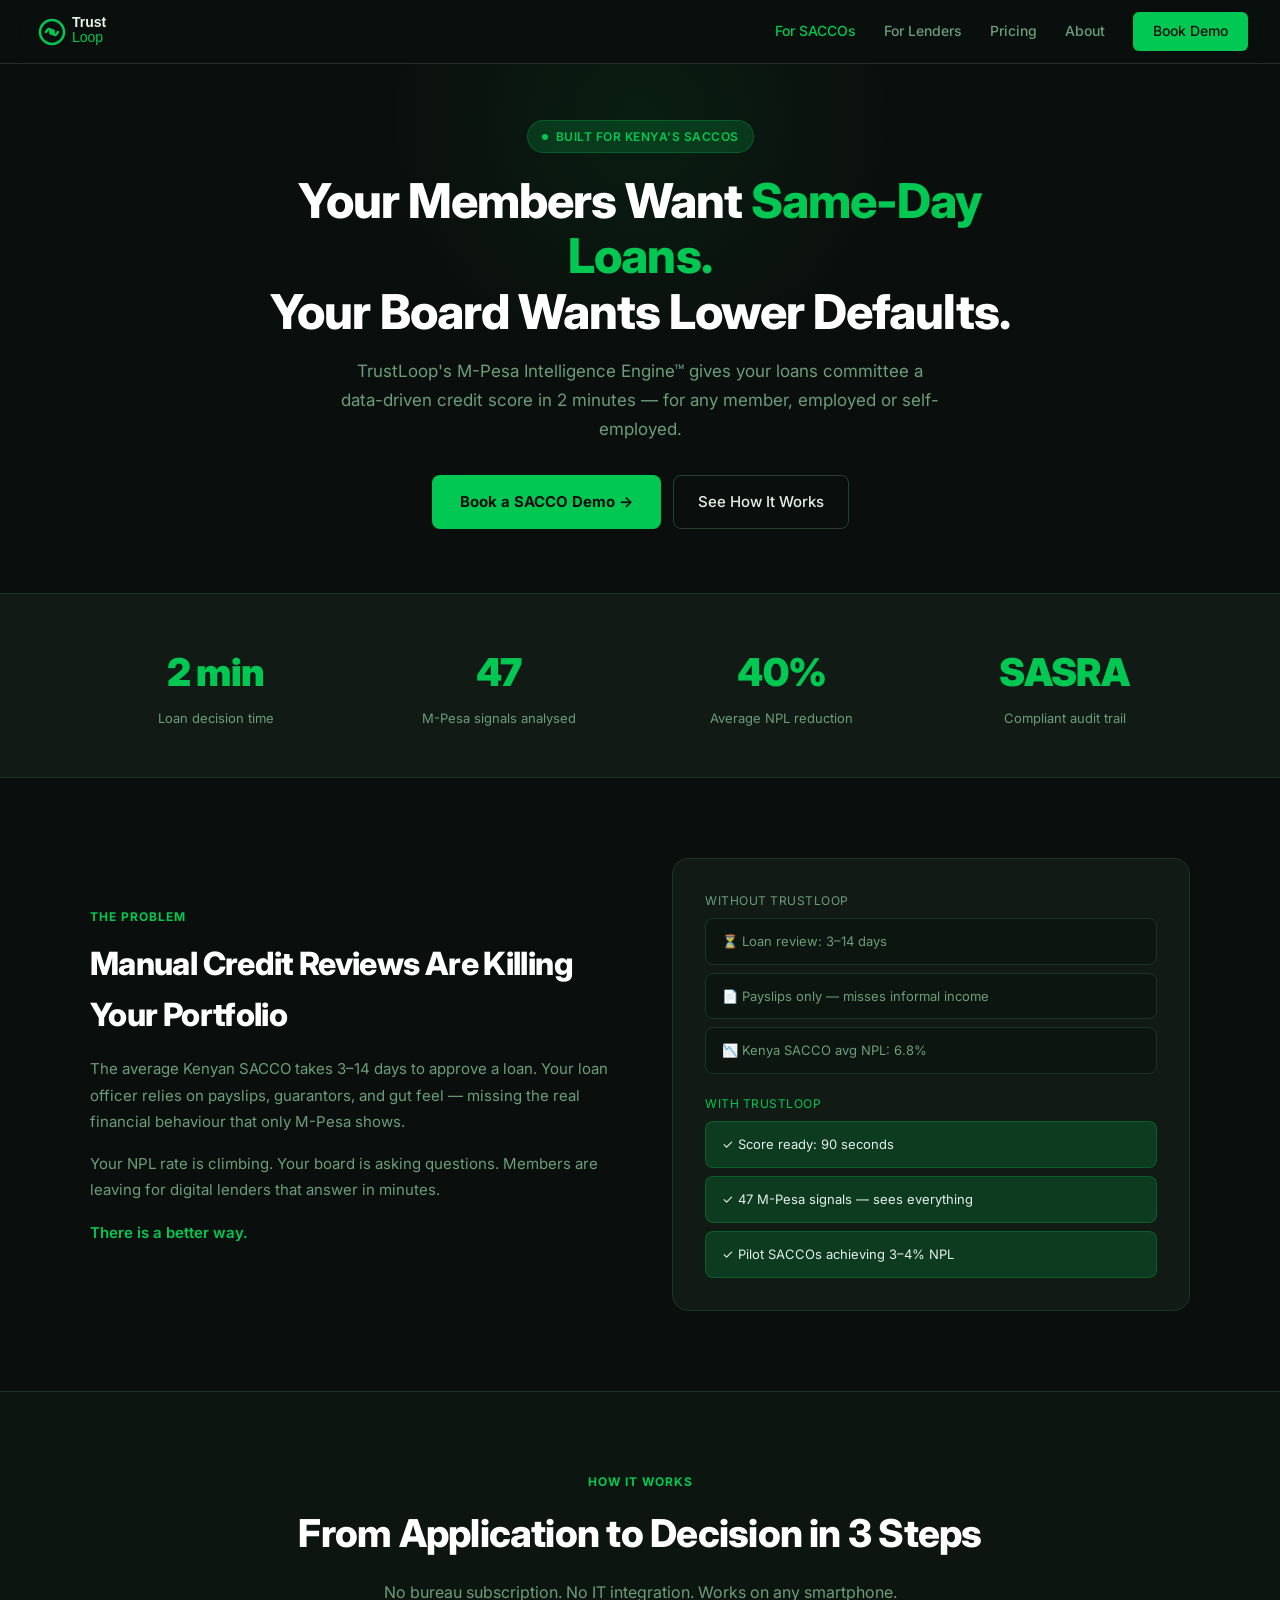
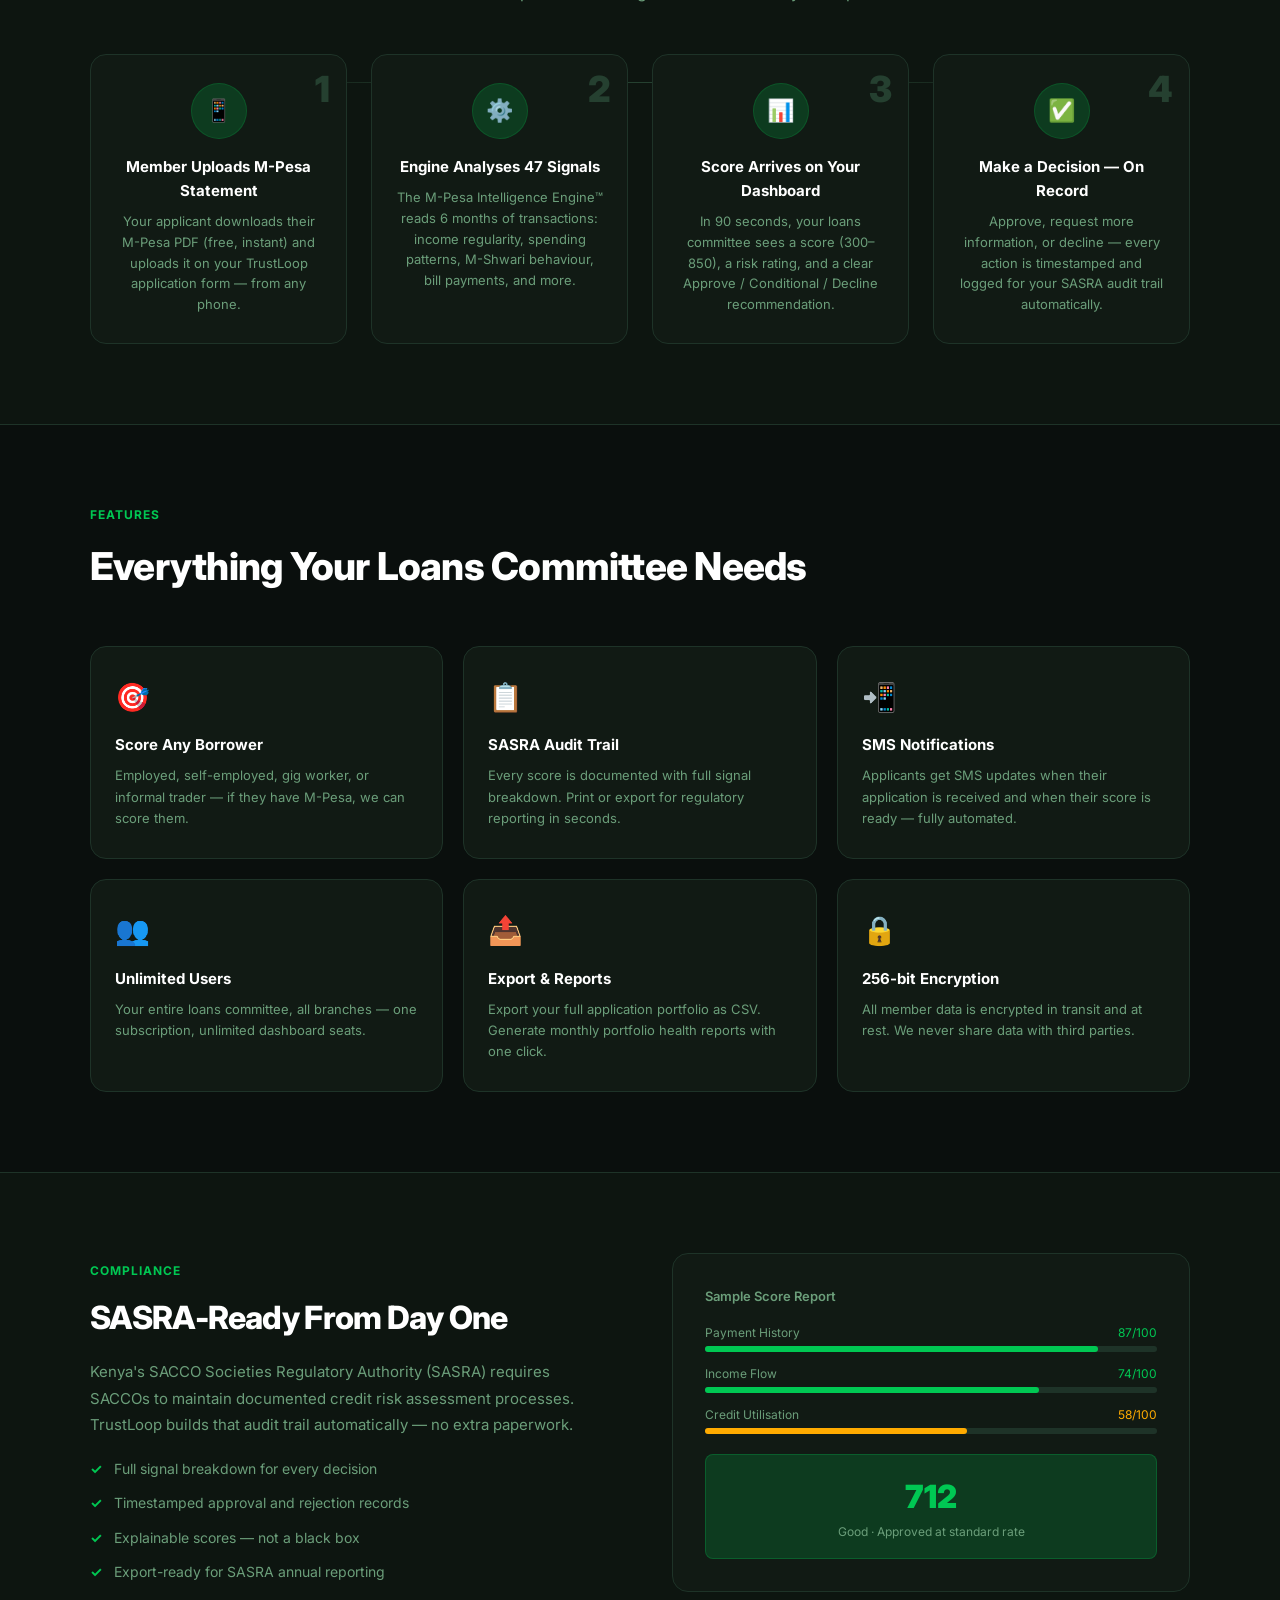
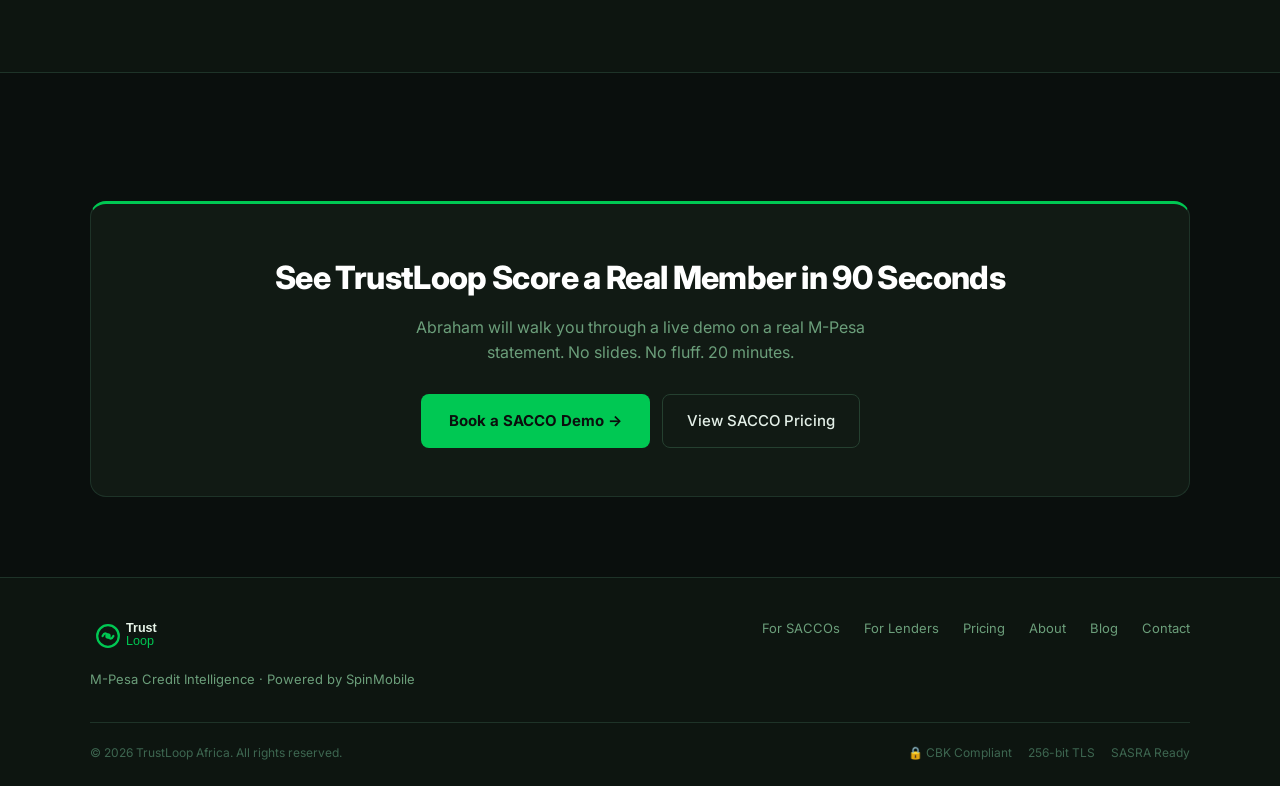
<file: for-saccos.html>
<!DOCTYPE html>
<html lang="en">
<head>
  <meta charset="UTF-8">
  <meta name="viewport" content="width=device-width, initial-scale=1.0">
  <title>SACCO Credit Scoring Software Kenya | TrustLoop Africa</title>
  <meta name="description" content="Give your loans committee a data-driven credit score in 2 minutes. Reduce NPL rates, speed up approvals, and meet SASRA requirements. Built for Kenyan SACCOs.">
  <meta property="og:title" content="SACCO Credit Scoring Software Kenya | TrustLoop Africa">
  <meta property="og:description" content="Score any SACCO member in 2 minutes using M-Pesa transaction history. Cut defaults. Meet SASRA. Built for Kenya.">
  <meta property="og:url" content="https://trustloopafrica.com/for-saccos">
  <meta property="og:type" content="website">
  <link rel="canonical" href="https://trustloopafrica.com/for-saccos">
  <link rel="preconnect" href="https://fonts.googleapis.com">
  <link rel="preconnect" href="https://fonts.gstatic.com" crossorigin>
  <link href="https://fonts.googleapis.com/css2?family=Inter:wght@400;500;600;700;800;900&display=swap" rel="stylesheet">
  <link rel="stylesheet" href="assets/style.css">
  <script type="application/ld+json">{"@context":"https://schema.org","@type":"Organization","name":"TrustLoop Africa","url":"https://trustloopafrica.com","logo":"https://trustloopafrica.com/assets/logo.svg","description":"AI credit scoring platform for Kenya's SACCOs and digital lenders.","address":{"@type":"PostalAddress","addressLocality":"Nairobi","addressCountry":"KE"}}</script>
</head>
<body>

<nav class="nav">
  <div class="nav-logo">
    <a href="index.html"><img src="assets/logo.svg" alt="TrustLoop Africa" height="40"></a>
  </div>
  <div class="nav-links">
    <a href="for-saccos.html" class="hide-mob" style="color:var(--primary);">For SACCOs</a>
    <a href="for-lenders.html" class="hide-mob">For Lenders</a>
    <a href="pricing.html" class="hide-mob">Pricing</a>
    <a href="about.html" class="hide-mob">About</a>
    <a href="contact.html" class="nav-cta">Book Demo</a>
  </div>
  <button class="nav-hamburger" id="navHamburger" onclick="toggleMobileNav()" aria-label="Open menu">
    <span></span><span></span><span></span>
  </button>
</nav>
<div class="nav-mobile-menu" id="navMobileMenu">
  <a href="index.html" onclick="closeMobileNav()">Home</a>
  <a href="for-saccos.html" onclick="closeMobileNav()">For SACCOs</a>
  <a href="for-lenders.html" onclick="closeMobileNav()">For Lenders</a>
  <a href="how-it-works.html" onclick="closeMobileNav()">How It Works</a>
  <a href="pricing.html" onclick="closeMobileNav()">Pricing</a>
  <a href="about.html" onclick="closeMobileNav()">About</a>
  <a href="blog.html" onclick="closeMobileNav()">Blog</a>
  <a href="contact.html" class="nav-cta" onclick="closeMobileNav()">Book Demo →</a>
</div>

<!-- HERO -->
<section class="page-hero">
  <div class="page-hero-inner">
    <div class="hero-badge fade-up"><span class="dot"></span>Built for Kenya's SACCOs</div>
    <h1 class="fade-up">Your Members Want <span>Same-Day Loans.</span><br>Your Board Wants Lower Defaults.</h1>
    <p class="sub fade-up">TrustLoop's M-Pesa Intelligence Engine™ gives your loans committee a data-driven credit score in 2 minutes — for any member, employed or self-employed.</p>
    <div class="ctas fade-up">
      <a href="contact.html" class="btn-primary">Book a SACCO Demo →</a>
      <a href="how-it-works.html" class="btn-ghost">See How It Works</a>
    </div>
  </div>
</section>

<!-- STATS -->
<section class="metrics">
  <div class="metrics-inner">
    <div class="fade-up">
      <div class="metric-num">2 min</div>
      <div class="metric-label">Loan decision time</div>
    </div>
    <div class="fade-up">
      <div class="metric-num">47</div>
      <div class="metric-label">M-Pesa signals analysed</div>
    </div>
    <div class="fade-up">
      <div class="metric-num">40%</div>
      <div class="metric-label">Average NPL reduction</div>
    </div>
    <div class="fade-up">
      <div class="metric-num">SASRA</div>
      <div class="metric-label">Compliant audit trail</div>
    </div>
  </div>
</section>

<!-- THE PROBLEM -->
<section class="section">
  <div class="section-inner">
    <div class="split-section fade-up">
      <div class="split-text">
        <div class="section-label">The Problem</div>
        <h2>Manual Credit Reviews Are Killing Your Portfolio</h2>
        <p>The average Kenyan SACCO takes 3–14 days to approve a loan. Your loan officer relies on payslips, guarantors, and gut feel — missing the real financial behaviour that only M-Pesa shows.</p>
        <p>Your NPL rate is climbing. Your board is asking questions. Members are leaving for digital lenders that answer in minutes.</p>
        <p style="color:var(--primary);font-weight:600;">There is a better way.</p>
      </div>
      <div class="split-visual">
        <div style="margin-bottom:20px;">
          <div style="font-size:12px;color:var(--muted);text-transform:uppercase;letter-spacing:.5px;margin-bottom:8px;">Without TrustLoop</div>
          <div style="display:flex;flex-direction:column;gap:8px;">
            <div style="background:var(--bg2);border:1px solid var(--border);border-radius:8px;padding:12px 16px;font-size:13px;color:var(--muted);">⏳ Loan review: 3–14 days</div>
            <div style="background:var(--bg2);border:1px solid var(--border);border-radius:8px;padding:12px 16px;font-size:13px;color:var(--muted);">📄 Payslips only — misses informal income</div>
            <div style="background:var(--bg2);border:1px solid var(--border);border-radius:8px;padding:12px 16px;font-size:13px;color:var(--muted);">📉 Kenya SACCO avg NPL: 6.8%</div>
          </div>
        </div>
        <div>
          <div style="font-size:12px;color:var(--primary);text-transform:uppercase;letter-spacing:.5px;margin-bottom:8px;">With TrustLoop</div>
          <div style="display:flex;flex-direction:column;gap:8px;">
            <div style="background:var(--primary-glow);border:1px solid #00c85340;border-radius:8px;padding:12px 16px;font-size:13px;color:var(--text);">✓ Score ready: 90 seconds</div>
            <div style="background:var(--primary-glow);border:1px solid #00c85340;border-radius:8px;padding:12px 16px;font-size:13px;color:var(--text);">✓ 47 M-Pesa signals — sees everything</div>
            <div style="background:var(--primary-glow);border:1px solid #00c85340;border-radius:8px;padding:12px 16px;font-size:13px;color:var(--text);">✓ Pilot SACCOs achieving 3–4% NPL</div>
          </div>
        </div>
      </div>
    </div>
  </div>
</section>

<!-- HOW IT WORKS FOR SACCOS -->
<section class="section" style="background:var(--bg2);border-top:1px solid var(--border);border-bottom:1px solid var(--border);">
  <div class="section-inner">
    <div style="text-align:center;margin-bottom:8px;"><div class="section-label">How It Works</div></div>
    <h2 class="section-title fade-up" style="text-align:center;">From Application to Decision in 3 Steps</h2>
    <p class="section-sub fade-up" style="text-align:center;margin:0 auto;">No bureau subscription. No IT integration. Works on any smartphone.</p>
    <div class="steps-grid" style="margin-top:48px;">
      <div class="step-card fade-up">
        <div class="step-n">1</div>
        <div class="step-icon-wrap">📱</div>
        <h3>Member Uploads M-Pesa Statement</h3>
        <p>Your applicant downloads their M-Pesa PDF (free, instant) and uploads it on your TrustLoop application form — from any phone.</p>
      </div>
      <div class="step-card fade-up">
        <div class="step-n">2</div>
        <div class="step-icon-wrap">⚙️</div>
        <h3>Engine Analyses 47 Signals</h3>
        <p>The M-Pesa Intelligence Engine™ reads 6 months of transactions: income regularity, spending patterns, M-Shwari behaviour, bill payments, and more.</p>
      </div>
      <div class="step-card fade-up">
        <div class="step-n">3</div>
        <div class="step-icon-wrap">📊</div>
        <h3>Score Arrives on Your Dashboard</h3>
        <p>In 90 seconds, your loans committee sees a score (300–850), a risk rating, and a clear Approve / Conditional / Decline recommendation.</p>
      </div>
      <div class="step-card fade-up">
        <div class="step-n">4</div>
        <div class="step-icon-wrap">✅</div>
        <h3>Make a Decision — On Record</h3>
        <p>Approve, request more information, or decline — every action is timestamped and logged for your SASRA audit trail automatically.</p>
      </div>
    </div>
  </div>
</section>

<!-- FEATURES -->
<section class="section">
  <div class="section-inner">
    <div class="section-label fade-up">Features</div>
    <h2 class="section-title fade-up">Everything Your Loans Committee Needs</h2>
    <div class="feature-grid">
      <div class="feature-card fade-up">
        <div class="feature-icon">🎯</div>
        <h3>Score Any Borrower</h3>
        <p>Employed, self-employed, gig worker, or informal trader — if they have M-Pesa, we can score them.</p>
      </div>
      <div class="feature-card fade-up">
        <div class="feature-icon">📋</div>
        <h3>SASRA Audit Trail</h3>
        <p>Every score is documented with full signal breakdown. Print or export for regulatory reporting in seconds.</p>
      </div>
      <div class="feature-card fade-up">
        <div class="feature-icon">📲</div>
        <h3>SMS Notifications</h3>
        <p>Applicants get SMS updates when their application is received and when their score is ready — fully automated.</p>
      </div>
      <div class="feature-card fade-up">
        <div class="feature-icon">👥</div>
        <h3>Unlimited Users</h3>
        <p>Your entire loans committee, all branches — one subscription, unlimited dashboard seats.</p>
      </div>
      <div class="feature-card fade-up">
        <div class="feature-icon">📤</div>
        <h3>Export & Reports</h3>
        <p>Export your full application portfolio as CSV. Generate monthly portfolio health reports with one click.</p>
      </div>
      <div class="feature-card fade-up">
        <div class="feature-icon">🔒</div>
        <h3>256-bit Encryption</h3>
        <p>All member data is encrypted in transit and at rest. We never share data with third parties.</p>
      </div>
    </div>
  </div>
</section>

<!-- SASRA COMPLIANCE -->
<section class="section" style="background:var(--bg2);border-top:1px solid var(--border);border-bottom:1px solid var(--border);">
  <div class="section-inner">
    <div class="split-section fade-up">
      <div class="split-text">
        <div class="section-label">Compliance</div>
        <h2>SASRA-Ready From Day One</h2>
        <p>Kenya's SACCO Societies Regulatory Authority (SASRA) requires SACCOs to maintain documented credit risk assessment processes. TrustLoop builds that audit trail automatically — no extra paperwork.</p>
        <ul style="list-style:none;margin-top:20px;display:flex;flex-direction:column;gap:12px;">
          <li style="display:flex;gap:12px;align-items:flex-start;font-size:14px;color:var(--muted);"><span style="color:var(--primary);font-weight:700;">✓</span> Full signal breakdown for every decision</li>
          <li style="display:flex;gap:12px;align-items:flex-start;font-size:14px;color:var(--muted);"><span style="color:var(--primary);font-weight:700;">✓</span> Timestamped approval and rejection records</li>
          <li style="display:flex;gap:12px;align-items:flex-start;font-size:14px;color:var(--muted);"><span style="color:var(--primary);font-weight:700;">✓</span> Explainable scores — not a black box</li>
          <li style="display:flex;gap:12px;align-items:flex-start;font-size:14px;color:var(--muted);"><span style="color:var(--primary);font-weight:700;">✓</span> Export-ready for SASRA annual reporting</li>
        </ul>
      </div>
      <div class="split-visual">
        <div style="font-size:13px;color:var(--muted);margin-bottom:16px;font-weight:600;">Sample Score Report</div>
        <div style="margin-bottom:12px;">
          <div style="display:flex;justify-content:space-between;margin-bottom:4px;font-size:12px;color:var(--muted);">Payment History <span style="color:var(--primary);">87/100</span></div>
          <div style="background:var(--border);border-radius:4px;height:6px;"><div style="background:var(--primary);width:87%;height:100%;border-radius:4px;"></div></div>
        </div>
        <div style="margin-bottom:12px;">
          <div style="display:flex;justify-content:space-between;margin-bottom:4px;font-size:12px;color:var(--muted);">Income Flow <span style="color:var(--primary);">74/100</span></div>
          <div style="background:var(--border);border-radius:4px;height:6px;"><div style="background:var(--primary);width:74%;height:100%;border-radius:4px;"></div></div>
        </div>
        <div style="margin-bottom:12px;">
          <div style="display:flex;justify-content:space-between;margin-bottom:4px;font-size:12px;color:var(--muted);">Credit Utilisation <span style="color:var(--warn);">58/100</span></div>
          <div style="background:var(--border);border-radius:4px;height:6px;"><div style="background:var(--warn);width:58%;height:100%;border-radius:4px;"></div></div>
        </div>
        <div style="margin-top:20px;padding:16px;background:var(--primary-glow);border:1px solid #00c85340;border-radius:8px;text-align:center;">
          <div style="font-size:2rem;font-weight:900;color:var(--primary);">712</div>
          <div style="font-size:12px;color:var(--muted);">Good · Approved at standard rate</div>
        </div>
      </div>
    </div>
  </div>
</section>

<!-- CTA -->
<section class="section">
  <div class="section-inner">
    <div class="cta-banner fade-up">
      <h2>See TrustLoop Score a Real Member in 90 Seconds</h2>
      <p>Abraham will walk you through a live demo on a real M-Pesa statement. No slides. No fluff. 20 minutes.</p>
      <div class="ctas">
        <a href="contact.html" class="btn-primary">Book a SACCO Demo →</a>
        <a href="pricing.html" class="btn-ghost">View SACCO Pricing</a>
      </div>
    </div>
  </div>
</section>

<!-- FOOTER -->
<footer class="footer">
  <div class="footer-inner">
    <div class="footer-top">
      <div>
        <img src="assets/logo.svg" alt="TrustLoop Africa" height="36">
        <div class="footer-tagline">M-Pesa Credit Intelligence · Powered by SpinMobile</div>
      </div>
      <div class="footer-links">
        <a href="for-saccos.html">For SACCOs</a>
        <a href="for-lenders.html">For Lenders</a>
        <a href="pricing.html">Pricing</a>
        <a href="about.html">About</a>
        <a href="blog.html">Blog</a>
        <a href="contact.html">Contact</a>
      </div>
    </div>
    <div class="footer-bottom">
      <span>© 2026 TrustLoop Africa. All rights reserved.</span>
      <div class="footer-compliance">
        <span>🔒 CBK Compliant</span>
        <span>256-bit TLS</span>
        <span>SASRA Ready</span>
      </div>
    </div>
  </div>
</footer>

<script>
const io = new IntersectionObserver((entries) => {
  entries.forEach(e => { if (e.isIntersecting) e.target.classList.add('visible'); });
}, { threshold: 0.12 });
document.querySelectorAll('.fade-up').forEach(el => io.observe(el));
setTimeout(() => { document.querySelectorAll('.fade-up').forEach(el => el.classList.add('visible')); }, 1500);
function toggleMobileNav() {
  document.getElementById('navHamburger').classList.toggle('open');
  document.getElementById('navMobileMenu').classList.toggle('open');
}
function closeMobileNav() {
  document.getElementById('navHamburger').classList.remove('open');
  document.getElementById('navMobileMenu').classList.remove('open');
}
document.addEventListener('click', function(e) {
  const menu = document.getElementById('navMobileMenu');
  const btn = document.getElementById('navHamburger');
  if (menu && menu.classList.contains('open') && !menu.contains(e.target) && !btn.contains(e.target)) closeMobileNav();
});
</script>
</body>
</html>
</file>
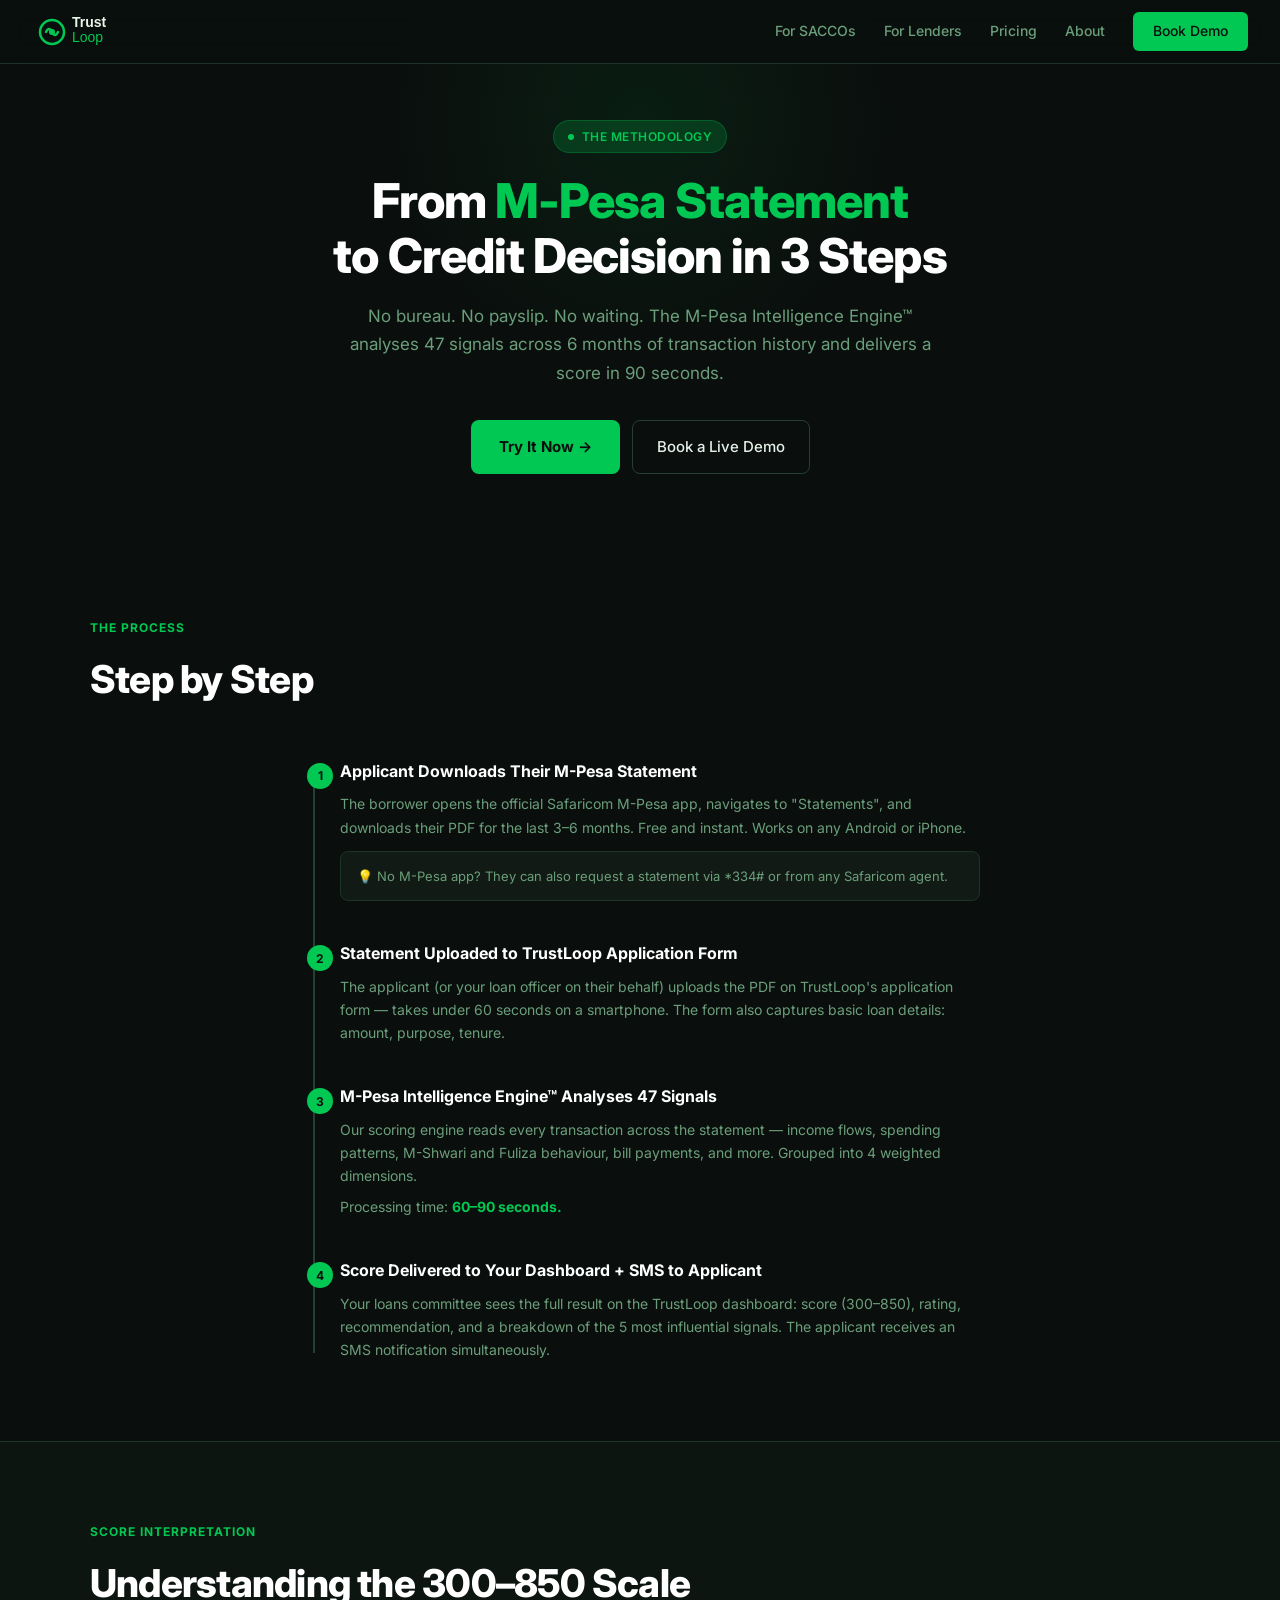
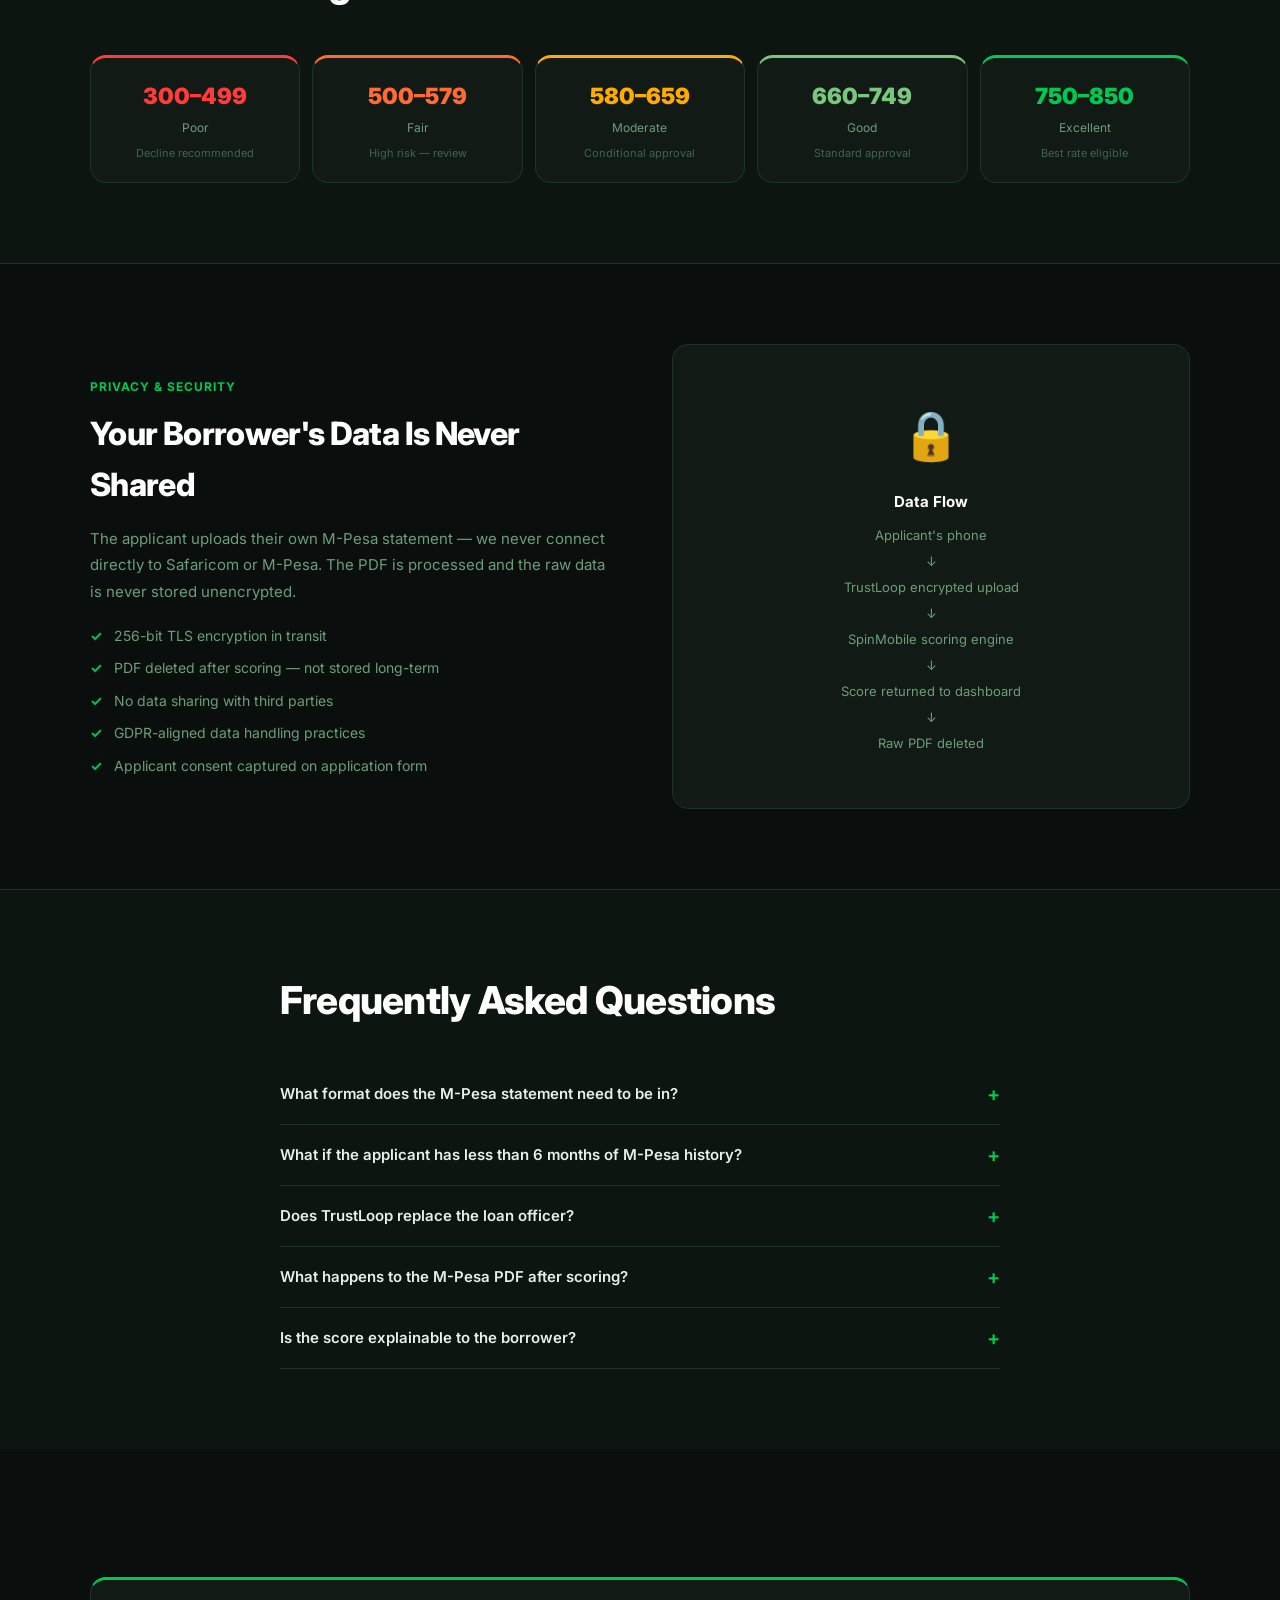
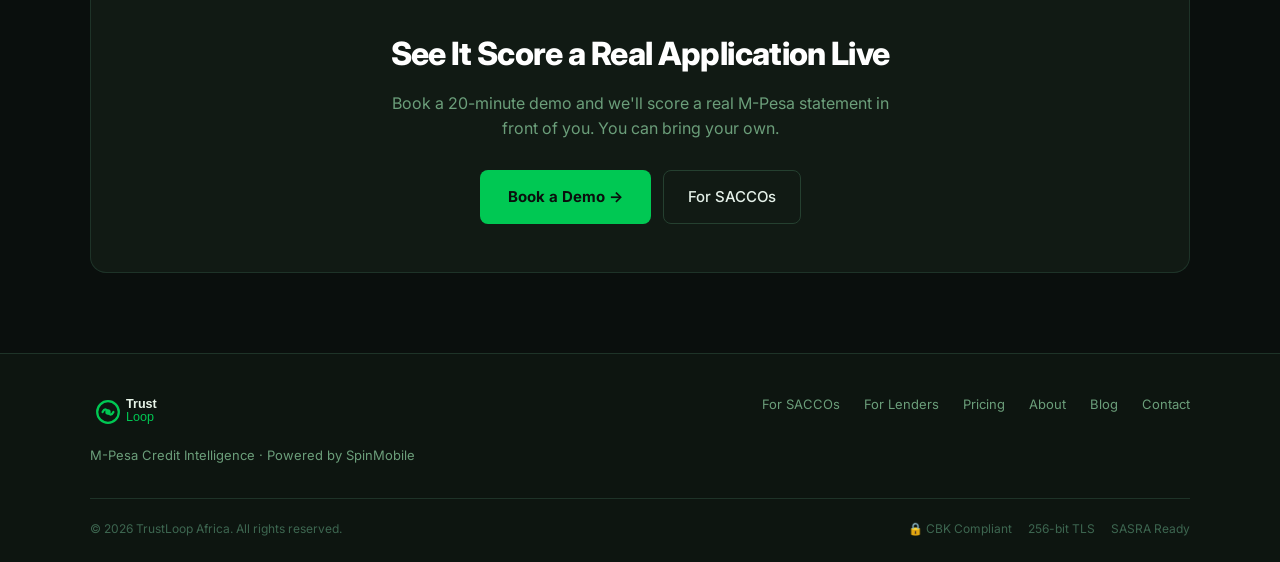
<file: how-it-works.html>
<!DOCTYPE html>
<html lang="en">
<head>
  <meta charset="UTF-8">
  <meta name="viewport" content="width=device-width, initial-scale=1.0">
  <title>How TrustLoop Works — M-Pesa Credit Scoring in 3 Steps</title>
  <meta name="description" content="See how the M-Pesa Intelligence Engine analyses 47 signals to deliver a credit score in 90 seconds. From statement upload to approve/decline in 3 simple steps.">
  <meta property="og:title" content="How TrustLoop Works — M-Pesa Credit Scoring in 3 Steps">
  <meta property="og:url" content="https://trustloopafrica.com/how-it-works">
  <meta property="og:type" content="website">
  <link rel="canonical" href="https://trustloopafrica.com/how-it-works">
  <link rel="preconnect" href="https://fonts.googleapis.com">
  <link rel="preconnect" href="https://fonts.gstatic.com" crossorigin>
  <link href="https://fonts.googleapis.com/css2?family=Inter:wght@400;500;600;700;800;900&display=swap" rel="stylesheet">
  <link rel="stylesheet" href="assets/style.css">
  <script type="application/ld+json">{"@context":"https://schema.org","@type":"SoftwareApplication","name":"TrustLoop Africa","applicationCategory":"FinanceApplication","operatingSystem":"Web","description":"M-Pesa-powered credit scoring for Kenyan SACCOs and digital lenders. 47-signal model. Score in 90 seconds.","featureList":["M-Pesa transaction analysis","47-signal credit model","Score range 300-850","SMS notifications","REST API","SASRA audit trail"]}</script>
</head>
<body>

<nav class="nav">
  <div class="nav-logo">
    <a href="index.html"><img src="assets/logo.svg" alt="TrustLoop Africa" height="40"></a>
  </div>
  <div class="nav-links">
    <a href="for-saccos.html" class="hide-mob">For SACCOs</a>
    <a href="for-lenders.html" class="hide-mob">For Lenders</a>
    <a href="pricing.html" class="hide-mob">Pricing</a>
    <a href="about.html" class="hide-mob">About</a>
    <a href="contact.html" class="nav-cta">Book Demo</a>
  </div>
  <button class="nav-hamburger" id="navHamburger" onclick="toggleMobileNav()" aria-label="Open menu">
    <span></span><span></span><span></span>
  </button>
</nav>
<div class="nav-mobile-menu" id="navMobileMenu">
  <a href="index.html" onclick="closeMobileNav()">Home</a>
  <a href="for-saccos.html" onclick="closeMobileNav()">For SACCOs</a>
  <a href="for-lenders.html" onclick="closeMobileNav()">For Lenders</a>
  <a href="how-it-works.html" onclick="closeMobileNav()">How It Works</a>
  <a href="pricing.html" onclick="closeMobileNav()">Pricing</a>
  <a href="about.html" onclick="closeMobileNav()">About</a>
  <a href="blog.html" onclick="closeMobileNav()">Blog</a>
  <a href="contact.html" class="nav-cta" onclick="closeMobileNav()">Book Demo →</a>
</div>

<section class="page-hero">
  <div class="page-hero-inner">
    <div class="hero-badge fade-up"><span class="dot"></span>The Methodology</div>
    <h1 class="fade-up">From <span>M-Pesa Statement</span><br>to Credit Decision in 3 Steps</h1>
    <p class="sub fade-up">No bureau. No payslip. No waiting. The M-Pesa Intelligence Engine™ analyses 47 signals across 6 months of transaction history and delivers a score in 90 seconds.</p>
    <div class="ctas fade-up">
      <a href="index.html#apply" class="btn-primary">Try It Now →</a>
      <a href="contact.html" class="btn-ghost">Book a Live Demo</a>
    </div>
  </div>
</section>

<!-- 3 STEPS -->
<section class="section">
  <div class="section-inner">
    <div class="section-label fade-up">The Process</div>
    <h2 class="section-title fade-up">Step by Step</h2>
    <div style="max-width:680px;margin:0 auto;">
      <div class="timeline">
        <div class="tl-item fade-up">
          <div class="tl-dot">1</div>
          <h3>Applicant Downloads Their M-Pesa Statement</h3>
          <p>The borrower opens the official Safaricom M-Pesa app, navigates to "Statements", and downloads their PDF for the last 3–6 months. Free and instant. Works on any Android or iPhone.</p>
          <div style="background:var(--surface);border:1px solid var(--border);border-radius:8px;padding:14px 16px;margin-top:12px;font-size:13px;color:var(--muted);">
            💡 No M-Pesa app? They can also request a statement via *334# or from any Safaricom agent.
          </div>
        </div>
        <div class="tl-item fade-up">
          <div class="tl-dot">2</div>
          <h3>Statement Uploaded to TrustLoop Application Form</h3>
          <p>The applicant (or your loan officer on their behalf) uploads the PDF on TrustLoop's application form — takes under 60 seconds on a smartphone. The form also captures basic loan details: amount, purpose, tenure.</p>
        </div>
        <div class="tl-item fade-up">
          <div class="tl-dot">3</div>
          <h3>M-Pesa Intelligence Engine™ Analyses 47 Signals</h3>
          <p>Our scoring engine reads every transaction across the statement — income flows, spending patterns, M-Shwari and Fuliza behaviour, bill payments, and more. Grouped into 4 weighted dimensions.</p>
          <p style="margin-top:8px;">Processing time: <strong style="color:var(--primary);">60–90 seconds.</strong></p>
        </div>
        <div class="tl-item fade-up">
          <div class="tl-dot">4</div>
          <h3>Score Delivered to Your Dashboard + SMS to Applicant</h3>
          <p>Your loans committee sees the full result on the TrustLoop dashboard: score (300–850), rating, recommendation, and a breakdown of the 5 most influential signals. The applicant receives an SMS notification simultaneously.</p>
        </div>
      </div>
    </div>
  </div>
</section>

<!-- SCORE SCALE -->
<section class="section" style="background:var(--bg2);border-top:1px solid var(--border);border-bottom:1px solid var(--border);">
  <div class="section-inner">
    <div class="section-label fade-up">Score Interpretation</div>
    <h2 class="section-title fade-up">Understanding the 300–850 Scale</h2>
    <div style="display:grid;grid-template-columns:repeat(5,1fr);gap:12px;margin-top:40px;" class="fade-up">
      <div style="background:var(--surface);border:1px solid var(--border);border-top:3px solid #ff3b3b;border-radius:var(--radius-lg);padding:20px 16px;text-align:center;">
        <div style="font-size:1.4rem;font-weight:900;color:#ff3b3b;">300–499</div>
        <div style="font-size:12px;color:var(--muted);margin-top:4px;">Poor</div>
        <div style="font-size:11px;color:var(--muted2);margin-top:8px;">Decline recommended</div>
      </div>
      <div style="background:var(--surface);border:1px solid var(--border);border-top:3px solid #ff6b35;border-radius:var(--radius-lg);padding:20px 16px;text-align:center;">
        <div style="font-size:1.4rem;font-weight:900;color:#ff6b35;">500–579</div>
        <div style="font-size:12px;color:var(--muted);margin-top:4px;">Fair</div>
        <div style="font-size:11px;color:var(--muted2);margin-top:8px;">High risk — review</div>
      </div>
      <div style="background:var(--surface);border:1px solid var(--border);border-top:3px solid var(--warn);border-radius:var(--radius-lg);padding:20px 16px;text-align:center;">
        <div style="font-size:1.4rem;font-weight:900;color:var(--warn);">580–659</div>
        <div style="font-size:12px;color:var(--muted);margin-top:4px;">Moderate</div>
        <div style="font-size:11px;color:var(--muted2);margin-top:8px;">Conditional approval</div>
      </div>
      <div style="background:var(--surface);border:1px solid var(--border);border-top:3px solid #7bc67e;border-radius:var(--radius-lg);padding:20px 16px;text-align:center;">
        <div style="font-size:1.4rem;font-weight:900;color:#7bc67e;">660–749</div>
        <div style="font-size:12px;color:var(--muted);margin-top:4px;">Good</div>
        <div style="font-size:11px;color:var(--muted2);margin-top:8px;">Standard approval</div>
      </div>
      <div style="background:var(--surface);border:1px solid var(--border);border-top:3px solid var(--primary);border-radius:var(--radius-lg);padding:20px 16px;text-align:center;">
        <div style="font-size:1.4rem;font-weight:900;color:var(--primary);">750–850</div>
        <div style="font-size:12px;color:var(--muted);margin-top:4px;">Excellent</div>
        <div style="font-size:11px;color:var(--muted2);margin-top:8px;">Best rate eligible</div>
      </div>
    </div>
  </div>
</section>

<!-- DATA PRIVACY -->
<section class="section">
  <div class="section-inner">
    <div class="split-section fade-up">
      <div class="split-text">
        <div class="section-label">Privacy & Security</div>
        <h2>Your Borrower's Data Is Never Shared</h2>
        <p>The applicant uploads their own M-Pesa statement — we never connect directly to Safaricom or M-Pesa. The PDF is processed and the raw data is never stored unencrypted.</p>
        <ul style="list-style:none;margin-top:20px;display:flex;flex-direction:column;gap:10px;">
          <li style="display:flex;gap:12px;font-size:14px;color:var(--muted);"><span style="color:var(--primary);font-weight:700;">✓</span> 256-bit TLS encryption in transit</li>
          <li style="display:flex;gap:12px;font-size:14px;color:var(--muted);"><span style="color:var(--primary);font-weight:700;">✓</span> PDF deleted after scoring — not stored long-term</li>
          <li style="display:flex;gap:12px;font-size:14px;color:var(--muted);"><span style="color:var(--primary);font-weight:700;">✓</span> No data sharing with third parties</li>
          <li style="display:flex;gap:12px;font-size:14px;color:var(--muted);"><span style="color:var(--primary);font-weight:700;">✓</span> GDPR-aligned data handling practices</li>
          <li style="display:flex;gap:12px;font-size:14px;color:var(--muted);"><span style="color:var(--primary);font-weight:700;">✓</span> Applicant consent captured on application form</li>
        </ul>
      </div>
      <div class="split-visual fade-up">
        <div style="text-align:center;padding:20px 0;">
          <div style="font-size:48px;margin-bottom:16px;">🔒</div>
          <div style="font-size:15px;font-weight:700;color:var(--white);margin-bottom:8px;">Data Flow</div>
          <div style="font-size:13px;color:var(--muted);line-height:2;">
            Applicant's phone<br>
            ↓<br>
            TrustLoop encrypted upload<br>
            ↓<br>
            SpinMobile scoring engine<br>
            ↓<br>
            Score returned to dashboard<br>
            ↓<br>
            Raw PDF deleted
          </div>
        </div>
      </div>
    </div>
  </div>
</section>

<!-- FAQ -->
<section class="section" style="background:var(--bg2);border-top:1px solid var(--border);">
  <div class="section-inner" style="max-width:720px;margin:0 auto;">
    <h2 class="section-title fade-up">Frequently Asked Questions</h2>
    <div class="faq-list" id="faqList"></div>
  </div>
</section>

<!-- CTA -->
<section class="section">
  <div class="section-inner">
    <div class="cta-banner fade-up">
      <h2>See It Score a Real Application Live</h2>
      <p>Book a 20-minute demo and we'll score a real M-Pesa statement in front of you. You can bring your own.</p>
      <div class="ctas">
        <a href="contact.html" class="btn-primary">Book a Demo →</a>
        <a href="for-saccos.html" class="btn-ghost">For SACCOs</a>
      </div>
    </div>
  </div>
</section>

<footer class="footer">
  <div class="footer-inner">
    <div class="footer-top">
      <div>
        <img src="assets/logo.svg" alt="TrustLoop Africa" height="36">
        <div class="footer-tagline">M-Pesa Credit Intelligence · Powered by SpinMobile</div>
      </div>
      <div class="footer-links">
        <a href="for-saccos.html">For SACCOs</a>
        <a href="for-lenders.html">For Lenders</a>
        <a href="pricing.html">Pricing</a>
        <a href="about.html">About</a>
        <a href="blog.html">Blog</a>
        <a href="contact.html">Contact</a>
      </div>
    </div>
    <div class="footer-bottom">
      <span>© 2026 TrustLoop Africa. All rights reserved.</span>
      <div class="footer-compliance"><span>🔒 CBK Compliant</span><span>256-bit TLS</span><span>SASRA Ready</span></div>
    </div>
  </div>
</footer>

<script>
const faqs = [
  { q: 'What format does the M-Pesa statement need to be in?', a: 'PDF is preferred and most accurate. The applicant downloads it directly from the M-Pesa app (free, instant) or via *334#. Screenshots are not supported — the official PDF contains structured data our engine can parse reliably.' },
  { q: 'What if the applicant has less than 6 months of M-Pesa history?', a: 'We can score with as little as 3 months of history, but 6 months produces the most accurate result. Shorter history may result in a lower confidence score and a Conditional recommendation.' },
  { q: 'Does TrustLoop replace the loan officer?', a: 'No. TrustLoop gives your loan officer a data-driven score in 90 seconds — it supports their decision, it does not replace their judgement. The final approval always stays with your loans committee.' },
  { q: 'What happens to the M-Pesa PDF after scoring?', a: 'The raw PDF is deleted from our servers after the scoring process completes. Only the score result, signal breakdown, and application metadata are stored — all encrypted.' },
  { q: 'Is the score explainable to the borrower?', a: 'Yes. The score page shows the applicant their result with a plain-English explanation of the key factors. Explainability is built in — no black box.' },
];
const faqList = document.getElementById('faqList');
let openFaq = null;
faqList.innerHTML = faqs.map((f, i) => `
  <div class="faq-item fade-up">
    <button class="faq-q" onclick="toggleFaq(${i})">${f.q}<span class="icon" id="fi-${i}">+</span></button>
    <div class="faq-a" id="fa-${i}">${f.a}</div>
  </div>`).join('');
function toggleFaq(i) {
  if (openFaq !== null && openFaq !== i) { document.getElementById('fa-'+openFaq).style.display='none'; document.getElementById('fi-'+openFaq).textContent='+'; document.getElementById('fi-'+openFaq).style.transform=''; }
  const a = document.getElementById('fa-'+i); const ic = document.getElementById('fi-'+i);
  const open = a.style.display === 'block';
  a.style.display = open ? 'none' : 'block';
  ic.textContent = open ? '+' : '−';
  ic.style.transform = open ? '' : 'rotate(45deg)';
  openFaq = open ? null : i;
}
const io = new IntersectionObserver((entries) => { entries.forEach(e => { if (e.isIntersecting) e.target.classList.add('visible'); }); }, { threshold: 0.12 });
document.querySelectorAll('.fade-up').forEach(el => io.observe(el));
setTimeout(() => { document.querySelectorAll('.fade-up').forEach(el => el.classList.add('visible')); }, 1500);
function toggleMobileNav() { document.getElementById('navHamburger').classList.toggle('open'); document.getElementById('navMobileMenu').classList.toggle('open'); }
function closeMobileNav() { document.getElementById('navHamburger').classList.remove('open'); document.getElementById('navMobileMenu').classList.remove('open'); }
document.addEventListener('click', function(e) {
  const menu = document.getElementById('navMobileMenu'); const btn = document.getElementById('navHamburger');
  if (menu && menu.classList.contains('open') && !menu.contains(e.target) && !btn.contains(e.target)) closeMobileNav();
});
</script>
</body>
</html>
</file>
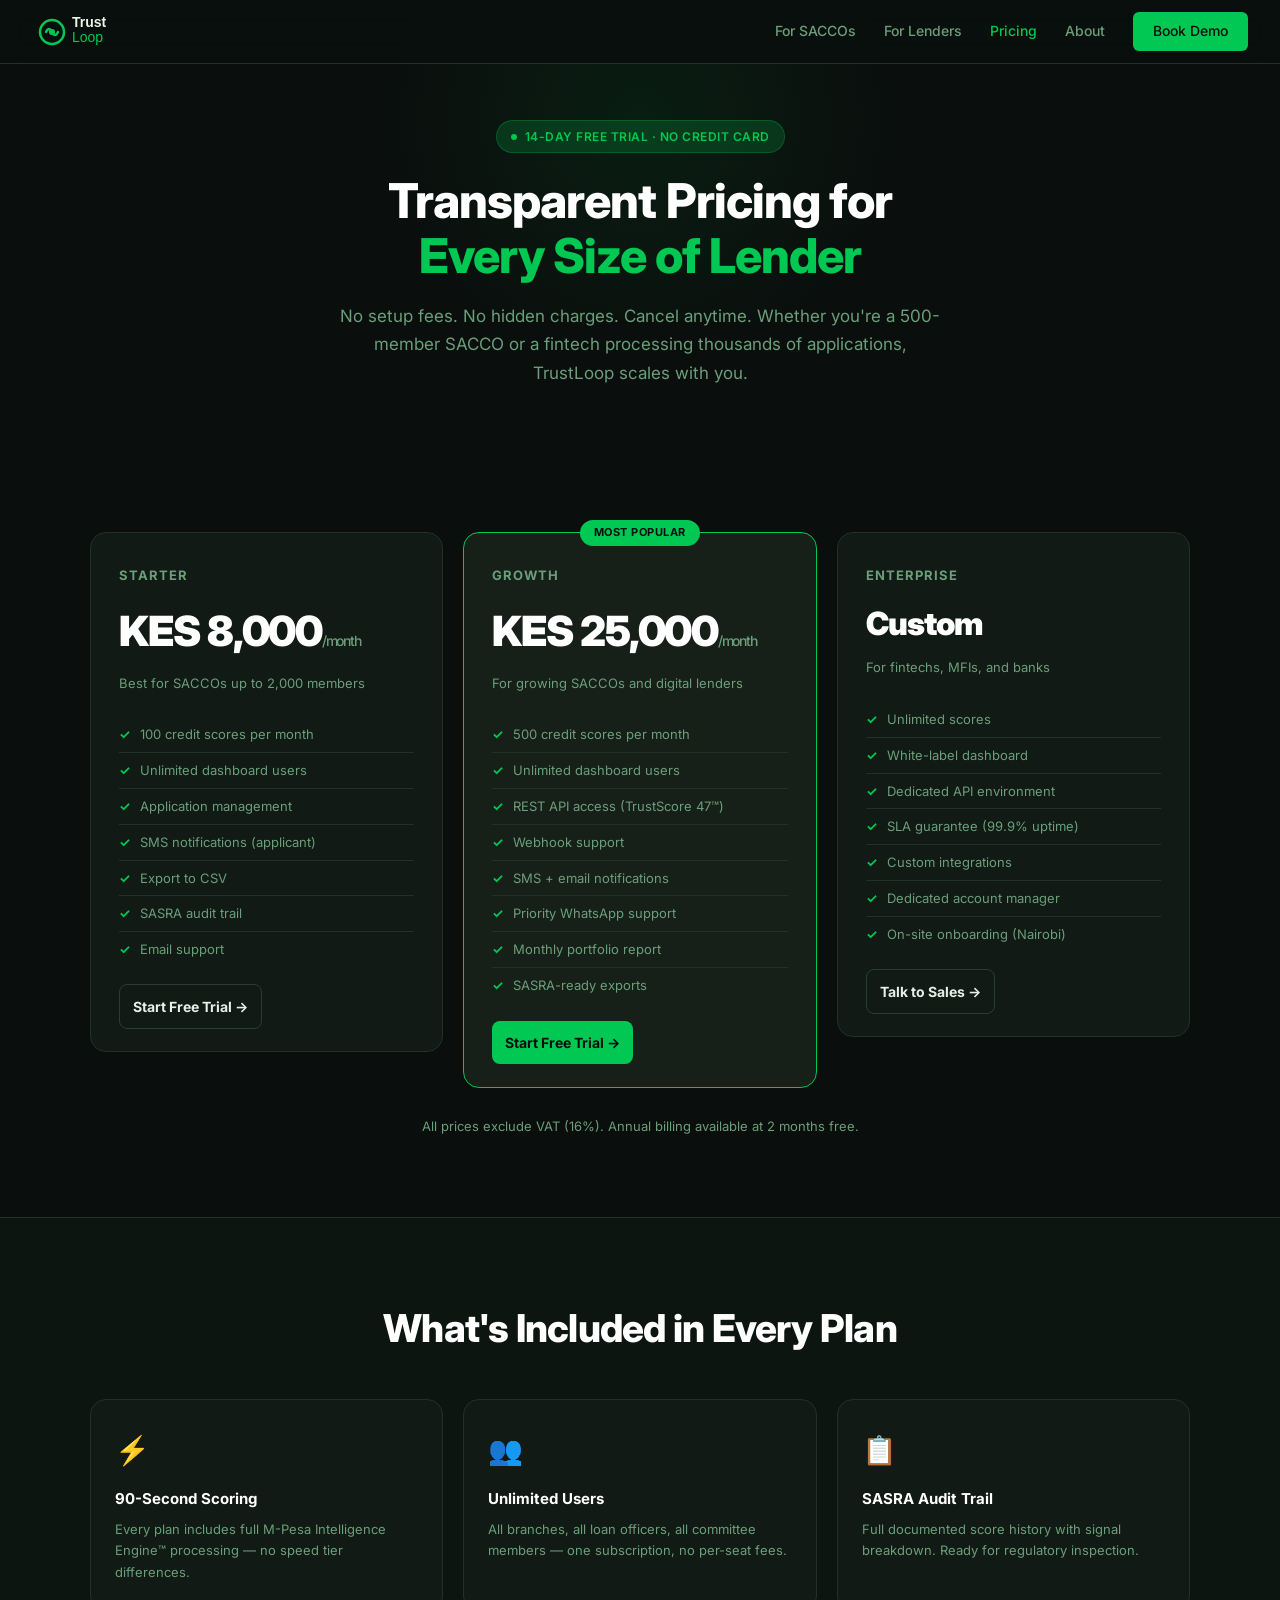
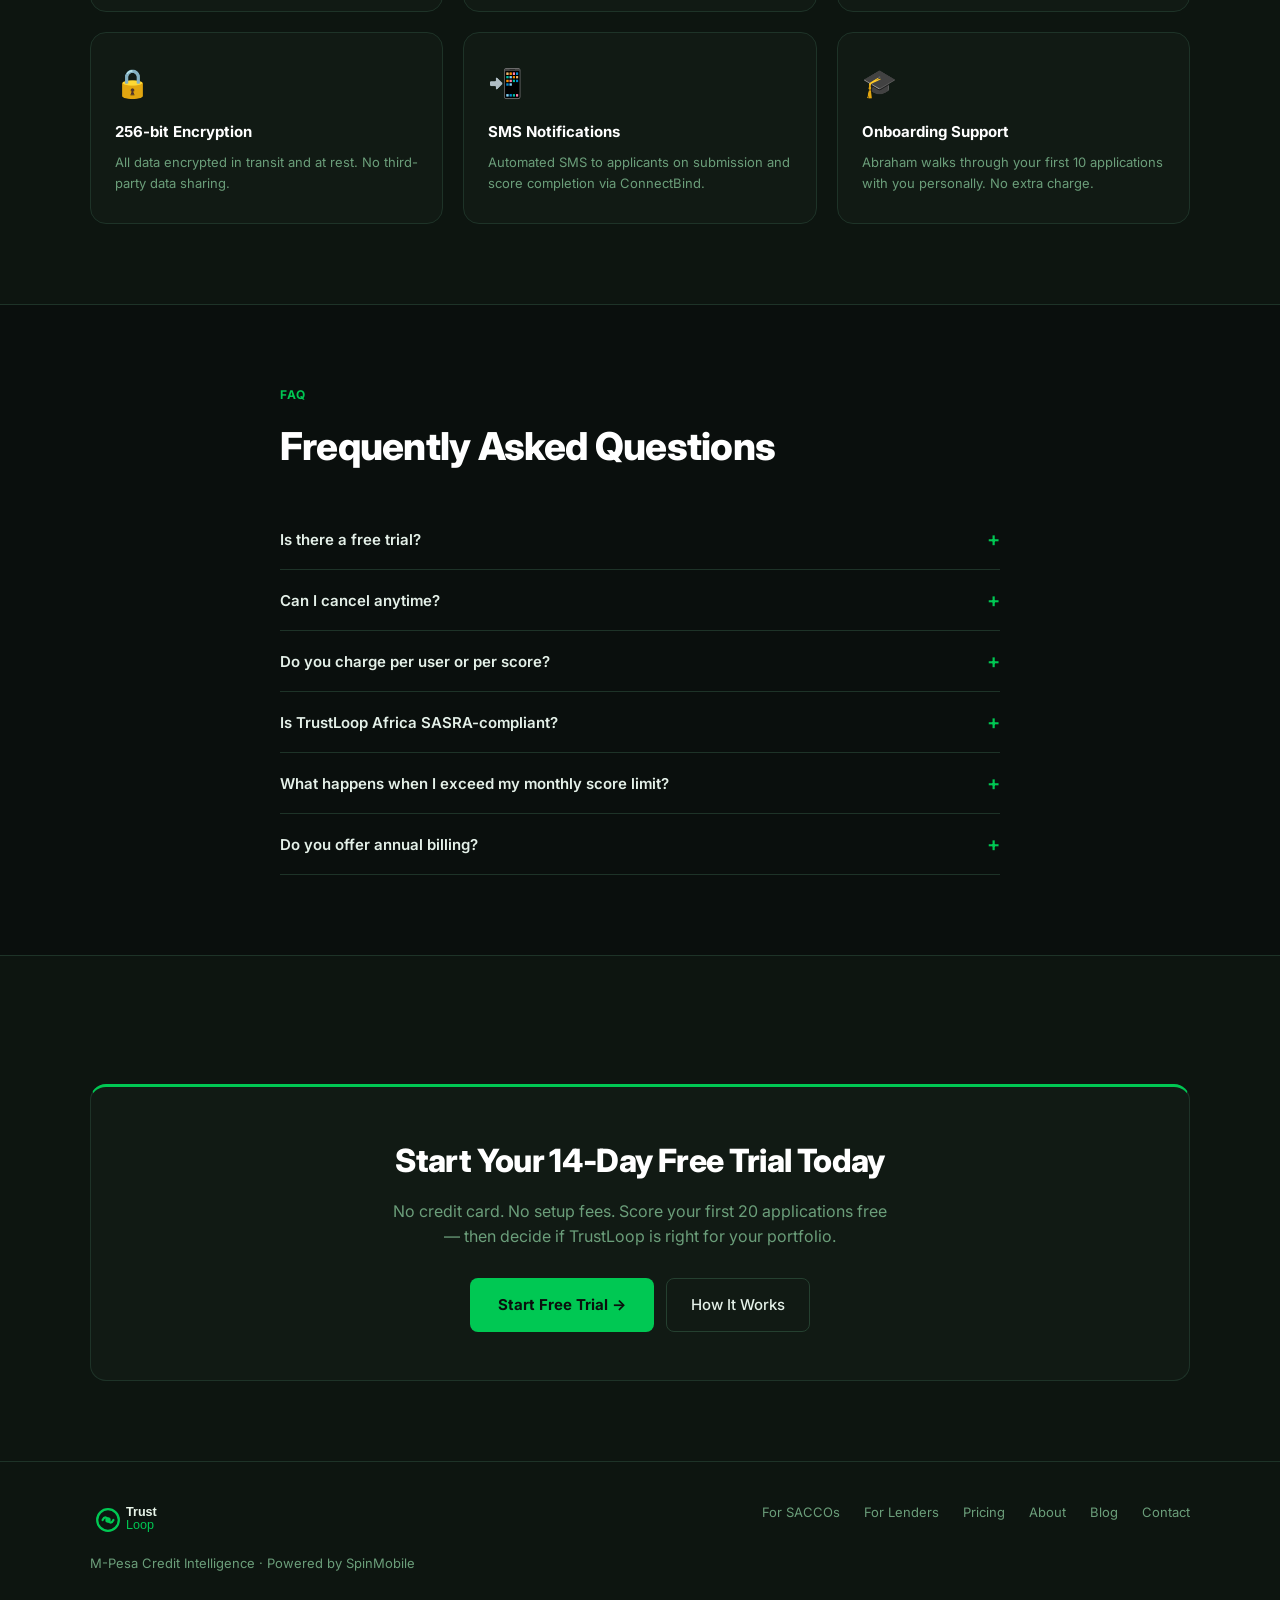
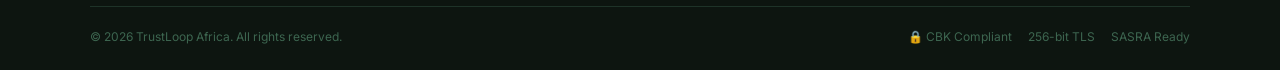
<file: pricing.html>
<!DOCTYPE html>
<html lang="en">
<head>
  <meta charset="UTF-8">
  <meta name="viewport" content="width=device-width, initial-scale=1.0">
  <title>TrustLoop Africa Pricing — SACCO Credit Scoring Plans Kenya</title>
  <meta name="description" content="Transparent pricing for SACCOs and digital lenders. From KES 8,000/month. 14-day free trial. No setup fees. Cancel anytime. Scale from 100 to 10,000 scores/month.">
  <meta property="og:title" content="TrustLoop Africa Pricing — SACCO Credit Scoring Plans Kenya">
  <meta property="og:url" content="https://trustloopafrica.com/pricing">
  <meta property="og:type" content="website">
  <link rel="canonical" href="https://trustloopafrica.com/pricing">
  <link rel="preconnect" href="https://fonts.googleapis.com">
  <link rel="preconnect" href="https://fonts.gstatic.com" crossorigin>
  <link href="https://fonts.googleapis.com/css2?family=Inter:wght@400;500;600;700;800;900&display=swap" rel="stylesheet">
  <link rel="stylesheet" href="assets/style.css">
  <script type="application/ld+json">{"@context":"https://schema.org","@type":"FAQPage","mainEntity":[{"@type":"Question","name":"Is there a free trial?","acceptedAnswer":{"@type":"Answer","text":"Yes. All plans include a 14-day free trial with no credit card required. You can score up to 20 applications during the trial."}},{"@type":"Question","name":"Can I cancel anytime?","acceptedAnswer":{"@type":"Answer","text":"Yes. TrustLoop Africa is month-to-month. Cancel anytime from your dashboard with no penalty."}},{"@type":"Question","name":"Do you charge per user or per score?","acceptedAnswer":{"@type":"Answer","text":"We charge per credit score processed. Unlimited users and dashboard seats are included in every plan."}},{"@type":"Question","name":"Is TrustLoop Africa SASRA-compliant?","acceptedAnswer":{"@type":"Answer","text":"Yes. Every score generates a full audit trail with timestamps, signal breakdown, and decision rationale — suitable for SASRA regulatory reporting."}},{"@type":"Question","name":"What M-Pesa data do you analyse?","acceptedAnswer":{"@type":"Answer","text":"We analyse 6 months of M-Pesa transaction history from the applicant's official M-Pesa PDF statement. We never access M-Pesa directly — the applicant uploads their own statement."}}]}</script>
</head>
<body>

<nav class="nav">
  <div class="nav-logo">
    <a href="index.html"><img src="assets/logo.svg" alt="TrustLoop Africa" height="40"></a>
  </div>
  <div class="nav-links">
    <a href="for-saccos.html" class="hide-mob">For SACCOs</a>
    <a href="for-lenders.html" class="hide-mob">For Lenders</a>
    <a href="pricing.html" class="hide-mob" style="color:var(--primary);">Pricing</a>
    <a href="about.html" class="hide-mob">About</a>
    <a href="contact.html" class="nav-cta">Book Demo</a>
  </div>
  <button class="nav-hamburger" id="navHamburger" onclick="toggleMobileNav()" aria-label="Open menu">
    <span></span><span></span><span></span>
  </button>
</nav>
<div class="nav-mobile-menu" id="navMobileMenu">
  <a href="index.html" onclick="closeMobileNav()">Home</a>
  <a href="for-saccos.html" onclick="closeMobileNav()">For SACCOs</a>
  <a href="for-lenders.html" onclick="closeMobileNav()">For Lenders</a>
  <a href="how-it-works.html" onclick="closeMobileNav()">How It Works</a>
  <a href="pricing.html" onclick="closeMobileNav()">Pricing</a>
  <a href="about.html" onclick="closeMobileNav()">About</a>
  <a href="blog.html" onclick="closeMobileNav()">Blog</a>
  <a href="contact.html" class="nav-cta" onclick="closeMobileNav()">Book Demo →</a>
</div>

<section class="page-hero">
  <div class="page-hero-inner">
    <div class="hero-badge fade-up"><span class="dot"></span>14-day free trial · No credit card</div>
    <h1 class="fade-up">Transparent Pricing for<br><span>Every Size of Lender</span></h1>
    <p class="sub fade-up">No setup fees. No hidden charges. Cancel anytime. Whether you're a 500-member SACCO or a fintech processing thousands of applications, TrustLoop scales with you.</p>
  </div>
</section>

<!-- PRICING CARDS -->
<section class="section" style="padding-top:0;">
  <div class="section-inner">
    <div class="pricing-grid">

      <!-- STARTER -->
      <div class="pricing-card fade-up">
        <div class="plan-name">Starter</div>
        <div class="plan-price">KES 8,000<span>/month</span></div>
        <div class="plan-sub">Best for SACCOs up to 2,000 members</div>
        <ul class="plan-features">
          <li>100 credit scores per month</li>
          <li>Unlimited dashboard users</li>
          <li>Application management</li>
          <li>SMS notifications (applicant)</li>
          <li>Export to CSV</li>
          <li>SASRA audit trail</li>
          <li>Email support</li>
        </ul>
        <a href="contact.html" class="plan-cta outline">Start Free Trial →</a>
      </div>

      <!-- GROWTH (featured) -->
      <div class="pricing-card featured fade-up">
        <div class="plan-name">Growth</div>
        <div class="plan-price">KES 25,000<span>/month</span></div>
        <div class="plan-sub">For growing SACCOs and digital lenders</div>
        <ul class="plan-features">
          <li>500 credit scores per month</li>
          <li>Unlimited dashboard users</li>
          <li>REST API access (TrustScore 47™)</li>
          <li>Webhook support</li>
          <li>SMS + email notifications</li>
          <li>Priority WhatsApp support</li>
          <li>Monthly portfolio report</li>
          <li>SASRA-ready exports</li>
        </ul>
        <a href="contact.html" class="plan-cta primary">Start Free Trial →</a>
      </div>

      <!-- ENTERPRISE -->
      <div class="pricing-card fade-up">
        <div class="plan-name">Enterprise</div>
        <div class="plan-price" style="font-size:2rem;">Custom</div>
        <div class="plan-sub">For fintechs, MFIs, and banks</div>
        <ul class="plan-features">
          <li>Unlimited scores</li>
          <li>White-label dashboard</li>
          <li>Dedicated API environment</li>
          <li>SLA guarantee (99.9% uptime)</li>
          <li>Custom integrations</li>
          <li>Dedicated account manager</li>
          <li>On-site onboarding (Nairobi)</li>
        </ul>
        <a href="contact.html" class="plan-cta outline">Talk to Sales →</a>
      </div>
    </div>

    <p class="fade-up" style="text-align:center;margin-top:28px;font-size:13px;color:var(--muted);">
      All prices exclude VAT (16%). Annual billing available at 2 months free.
    </p>
  </div>
</section>

<!-- INCLUDED IN ALL PLANS -->
<section class="section" style="background:var(--bg2);border-top:1px solid var(--border);border-bottom:1px solid var(--border);">
  <div class="section-inner">
    <h2 class="section-title fade-up" style="text-align:center;">What's Included in Every Plan</h2>
    <div class="feature-grid" style="margin-top:40px;">
      <div class="feature-card fade-up">
        <div class="feature-icon">⚡</div>
        <h3>90-Second Scoring</h3>
        <p>Every plan includes full M-Pesa Intelligence Engine™ processing — no speed tier differences.</p>
      </div>
      <div class="feature-card fade-up">
        <div class="feature-icon">👥</div>
        <h3>Unlimited Users</h3>
        <p>All branches, all loan officers, all committee members — one subscription, no per-seat fees.</p>
      </div>
      <div class="feature-card fade-up">
        <div class="feature-icon">📋</div>
        <h3>SASRA Audit Trail</h3>
        <p>Full documented score history with signal breakdown. Ready for regulatory inspection.</p>
      </div>
      <div class="feature-card fade-up">
        <div class="feature-icon">🔒</div>
        <h3>256-bit Encryption</h3>
        <p>All data encrypted in transit and at rest. No third-party data sharing.</p>
      </div>
      <div class="feature-card fade-up">
        <div class="feature-icon">📲</div>
        <h3>SMS Notifications</h3>
        <p>Automated SMS to applicants on submission and score completion via ConnectBind.</p>
      </div>
      <div class="feature-card fade-up">
        <div class="feature-icon">🎓</div>
        <h3>Onboarding Support</h3>
        <p>Abraham walks through your first 10 applications with you personally. No extra charge.</p>
      </div>
    </div>
  </div>
</section>

<!-- FAQ -->
<section class="section">
  <div class="section-inner" style="max-width:720px;margin:0 auto;">
    <div class="section-label fade-up">FAQ</div>
    <h2 class="section-title fade-up">Frequently Asked Questions</h2>
    <div class="faq-list" id="faqList"></div>
  </div>
</section>

<!-- CTA -->
<section class="section" style="background:var(--bg2);border-top:1px solid var(--border);">
  <div class="section-inner">
    <div class="cta-banner fade-up">
      <h2>Start Your 14-Day Free Trial Today</h2>
      <p>No credit card. No setup fees. Score your first 20 applications free — then decide if TrustLoop is right for your portfolio.</p>
      <div class="ctas">
        <a href="contact.html" class="btn-primary">Start Free Trial →</a>
        <a href="how-it-works.html" class="btn-ghost">How It Works</a>
      </div>
    </div>
  </div>
</section>

<footer class="footer">
  <div class="footer-inner">
    <div class="footer-top">
      <div>
        <img src="assets/logo.svg" alt="TrustLoop Africa" height="36">
        <div class="footer-tagline">M-Pesa Credit Intelligence · Powered by SpinMobile</div>
      </div>
      <div class="footer-links">
        <a href="for-saccos.html">For SACCOs</a>
        <a href="for-lenders.html">For Lenders</a>
        <a href="pricing.html">Pricing</a>
        <a href="about.html">About</a>
        <a href="blog.html">Blog</a>
        <a href="contact.html">Contact</a>
      </div>
    </div>
    <div class="footer-bottom">
      <span>© 2026 TrustLoop Africa. All rights reserved.</span>
      <div class="footer-compliance"><span>🔒 CBK Compliant</span><span>256-bit TLS</span><span>SASRA Ready</span></div>
    </div>
  </div>
</footer>

<script>
const faqs = [
  { q: 'Is there a free trial?', a: 'Yes. All plans include a 14-day free trial with no credit card required. You can score up to 20 applications during the trial period.' },
  { q: 'Can I cancel anytime?', a: 'Yes. TrustLoop Africa is month-to-month. Cancel anytime from your dashboard — no penalty, no questions asked.' },
  { q: 'Do you charge per user or per score?', a: 'We charge per credit score processed. Unlimited users and dashboard seats are included in every plan at no extra cost.' },
  { q: 'Is TrustLoop Africa SASRA-compliant?', a: 'Yes. Every score generates a full audit trail with timestamps, signal breakdown, and decision rationale — ready for SASRA regulatory reporting and inspection.' },
  { q: 'What happens when I exceed my monthly score limit?', a: 'You will receive a notification at 80% usage. You can upgrade your plan or purchase a top-up block of 50 scores at KES 2,000. We never cut off service mid-month without warning.' },
  { q: 'Do you offer annual billing?', a: 'Yes. Annual billing is available at a 2-month discount (pay 10 months, get 12). Contact us to set this up.' },
];
const faqList = document.getElementById('faqList');
let openFaq = null;
faqList.innerHTML = faqs.map((f, i) => `
  <div class="faq-item fade-up">
    <button class="faq-q" onclick="toggleFaq(${i})">${f.q}<span class="icon" id="fi-${i}">+</span></button>
    <div class="faq-a" id="fa-${i}">${f.a}</div>
  </div>`).join('');
function toggleFaq(i) {
  if (openFaq !== null && openFaq !== i) { document.getElementById('fa-'+openFaq).style.display='none'; document.getElementById('fi-'+openFaq).textContent='+'; document.getElementById('fi-'+openFaq).style.transform=''; }
  const a = document.getElementById('fa-'+i); const ic = document.getElementById('fi-'+i);
  const open = a.style.display === 'block';
  a.style.display = open ? 'none' : 'block'; ic.textContent = open ? '+' : '−'; ic.style.transform = open ? '' : 'rotate(45deg)';
  openFaq = open ? null : i;
}
const io = new IntersectionObserver((entries) => { entries.forEach(e => { if (e.isIntersecting) e.target.classList.add('visible'); }); }, { threshold: 0.12 });
document.querySelectorAll('.fade-up').forEach(el => io.observe(el));
setTimeout(() => { document.querySelectorAll('.fade-up').forEach(el => el.classList.add('visible')); }, 1500);
function toggleMobileNav() { document.getElementById('navHamburger').classList.toggle('open'); document.getElementById('navMobileMenu').classList.toggle('open'); }
function closeMobileNav() { document.getElementById('navHamburger').classList.remove('open'); document.getElementById('navMobileMenu').classList.remove('open'); }
document.addEventListener('click', function(e) {
  const menu = document.getElementById('navMobileMenu'); const btn = document.getElementById('navHamburger');
  if (menu && menu.classList.contains('open') && !menu.contains(e.target) && !btn.contains(e.target)) closeMobileNav();
});
</script>
</body>
</html>
</file>
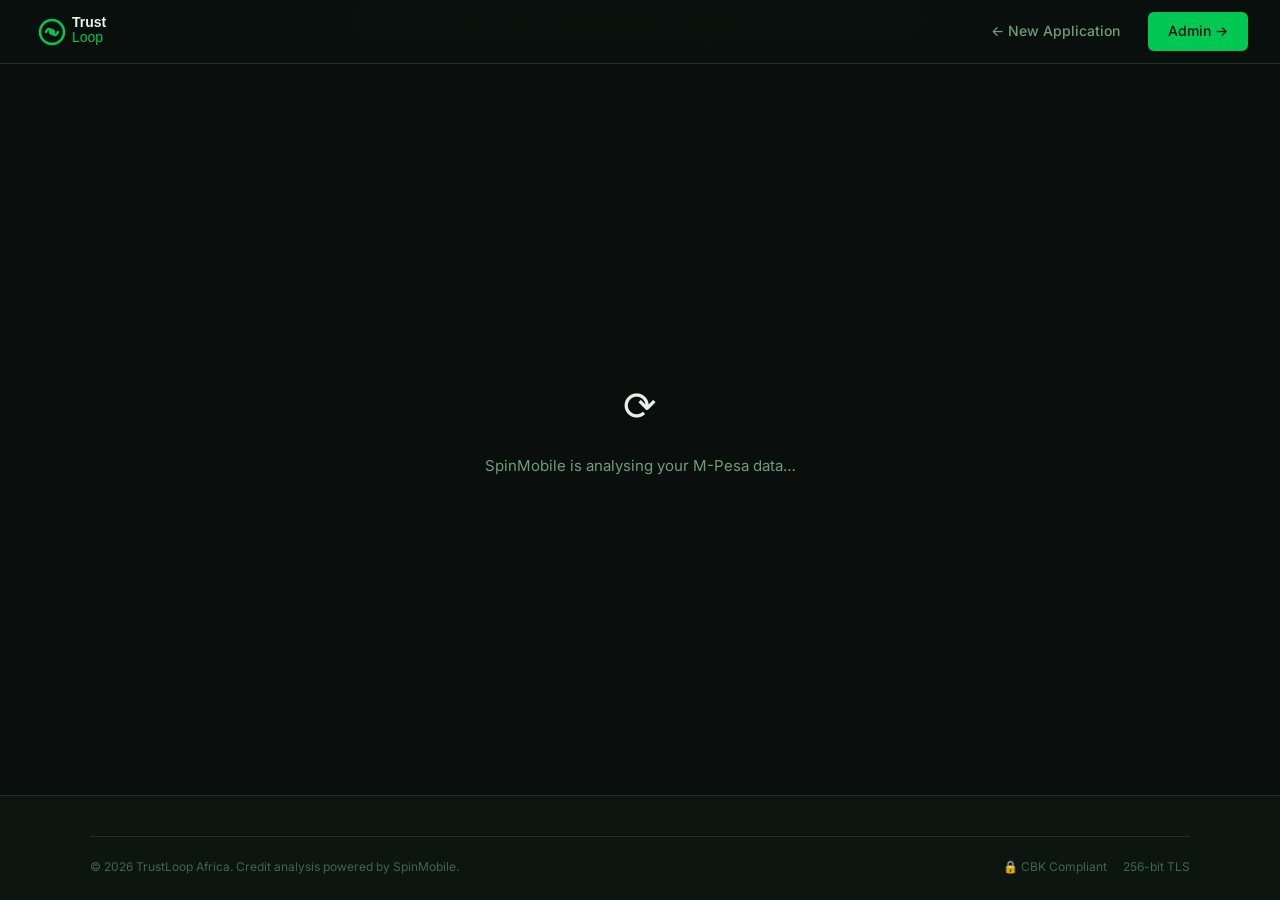
<file: score.html>
<!DOCTYPE html>
<html lang="en">
<head>
  <meta charset="UTF-8">
  <meta name="viewport" content="width=device-width, initial-scale=1.0">
  <title>TrustLoop — Your Credit Score</title>
  <link rel="stylesheet" href="assets/style.css">
  <link rel="preconnect" href="https://fonts.googleapis.com">
  <link href="https://fonts.googleapis.com/css2?family=Inter:wght@300;400;500;600;700;800;900&display=swap" rel="stylesheet">
  <style>
    body { min-height: 100vh; display: flex; flex-direction: column; }
    .score-page { flex: 1; padding: 80px 24px 64px; display: flex; align-items: center; justify-content: center; }
    .score-container { max-width: 680px; width: 100%; }

    /* Status header */
    .result-header {
      text-align: center;
      margin-bottom: 40px;
    }
    .result-ref {
      font-size: 12px;
      color: var(--muted);
      letter-spacing: 1px;
      text-transform: uppercase;
      margin-bottom: 12px;
    }
    .result-ref span { color: var(--primary); font-weight: 700; font-family: 'Courier New', monospace; }
    .result-status-badge {
      display: inline-flex;
      align-items: center;
      gap: 8px;
      padding: 10px 24px;
      border-radius: 100px;
      font-weight: 800;
      font-size: 16px;
      margin-bottom: 16px;
    }
    .result-status-badge.approved { background: #00c85318; color: var(--primary); border: 2px solid #00c85350; }
    .result-status-badge.pending  { background: #ffab0018; color: var(--warn); border: 2px solid #ffab0050; }
    .result-status-badge.rejected { background: #ff3b3b18; color: var(--danger); border: 2px solid #ff3b3b50; }

    /* Gauge */
    .gauge-wrap {
      display: flex;
      flex-direction: column;
      align-items: center;
      margin-bottom: 32px;
    }
    .gauge-svg { width: 280px; height: 160px; }
    .gauge-num {
      font-size: 3.5rem;
      font-weight: 900;
      color: var(--primary);
      margin-top: -20px;
      line-height: 1;
    }
    .gauge-label { font-size: 13px; color: var(--muted); margin-top: 6px; }
    .gauge-rating {
      display: inline-flex;
      align-items: center;
      gap: 8px;
      margin-top: 12px;
      font-size: 15px;
      font-weight: 700;
    }

    /* Score card */
    .score-card {
      background: var(--surface);
      border: 1px solid var(--border);
      border-radius: var(--radius-lg);
      overflow: hidden;
      margin-bottom: 20px;
    }
    .score-card-header {
      background: var(--bg2);
      padding: 16px 24px;
      border-bottom: 1px solid var(--border);
      font-size: 12px;
      font-weight: 700;
      text-transform: uppercase;
      letter-spacing: .8px;
      color: var(--muted);
    }
    .score-card-body { padding: 24px; }

    /* Breakdown bars */
    .breakdown-list { list-style: none; }
    .breakdown-item {
      display: flex;
      align-items: center;
      gap: 12px;
      margin-bottom: 16px;
    }
    .breakdown-item:last-child { margin-bottom: 0; }
    .b-label { width: 130px; font-size: 13px; color: var(--text); flex-shrink: 0; }
    .b-bar-wrap { flex: 1; height: 8px; background: var(--border2); border-radius: 4px; overflow: hidden; }
    .b-bar { height: 100%; border-radius: 4px; transition: width 1.2s cubic-bezier(.22,.61,.36,1); }
    .b-val { width: 32px; font-size: 13px; font-weight: 700; text-align: right; color: var(--text); }
    .b-weight { width: 40px; font-size: 11px; color: var(--muted2); text-align: right; }

    /* Factors */
    .factor-grid { display: grid; grid-template-columns: 1fr 1fr; gap: 12px; }
    .factor-item {
      background: var(--bg2);
      border-radius: var(--radius);
      padding: 14px 16px;
      border-left: 3px solid;
    }
    .factor-item.pos { border-color: var(--primary); }
    .factor-item.neg { border-color: var(--danger); }
    .factor-item.neu { border-color: var(--warn); }
    .factor-icon { font-size: 16px; margin-bottom: 6px; }
    .factor-title { font-size: 13px; font-weight: 700; color: var(--text); margin-bottom: 4px; }
    .factor-desc { font-size: 12px; color: var(--muted); line-height: 1.5; }

    /* Offer box */
    .offer-box {
      background: linear-gradient(135deg, #0f2b1b, #162019);
      border: 1px solid #00c85340;
      border-radius: var(--radius-lg);
      padding: 28px;
      text-align: center;
      margin-bottom: 20px;
      position: relative;
      overflow: hidden;
    }
    .offer-box::before {
      content: '';
      position: absolute;
      top: -60px; right: -60px;
      width: 200px; height: 200px;
      background: radial-gradient(circle, #00c85320, transparent 70%);
    }
    .offer-label { font-size: 11px; font-weight: 700; text-transform: uppercase; letter-spacing: 1px; color: var(--primary); margin-bottom: 8px; }
    .offer-amount { font-size: 2.8rem; font-weight: 900; color: var(--white); margin-bottom: 4px; }
    .offer-amount span { font-size: 1.4rem; color: var(--muted); font-weight: 400; }
    .offer-rate { font-size: 14px; color: var(--muted); margin-bottom: 20px; }
    .offer-meta { display: flex; justify-content: center; gap: 32px; margin-bottom: 24px; }
    .offer-meta-item { text-align: center; }
    .offer-meta-num { font-size: 18px; font-weight: 800; color: var(--primary); }
    .offer-meta-label { font-size: 11px; color: var(--muted); margin-top: 2px; }
    .btn-accept {
      display: inline-flex;
      align-items: center;
      gap: 8px;
      background: var(--primary);
      color: #0a0f0d;
      font-weight: 800;
      font-size: 16px;
      padding: 16px 40px;
      border-radius: 10px;
      border: none;
      cursor: pointer;
      transition: background .2s, transform .15s, box-shadow .2s;
    }
    .btn-accept:hover { background: var(--primary-dk); transform: translateY(-2px); box-shadow: 0 8px 24px #00c85340; }

    /* Share / Download */
    .action-row { display: flex; gap: 10px; justify-content: center; margin-bottom: 32px; }
    .btn-action {
      display: flex; align-items: center; gap: 6px;
      background: var(--surface);
      border: 1px solid var(--border2);
      border-radius: 8px;
      padding: 10px 18px;
      color: var(--text);
      font-size: 13px;
      font-weight: 600;
      cursor: pointer;
      transition: border-color .2s, color .2s;
      font-family: inherit;
    }
    .btn-action:hover { border-color: var(--primary); color: var(--primary); }

    /* Scale bar */
    .scale-wrap { margin: 12px 0; }
    .scale-bar {
      height: 10px;
      border-radius: 5px;
      background: linear-gradient(90deg, #ff3b3b 0%, #ffab00 40%, #00c853 100%);
      position: relative;
      margin-bottom: 8px;
    }
    .scale-indicator {
      position: absolute;
      top: -4px;
      width: 18px; height: 18px;
      background: var(--white);
      border-radius: 50%;
      border: 3px solid var(--primary);
      transform: translateX(-50%);
      transition: left 1.5s cubic-bezier(.22,.61,.36,1);
      box-shadow: 0 2px 8px #0006;
    }
    .scale-labels { display: flex; justify-content: space-between; font-size: 11px; color: var(--muted2); }

    @media (max-width: 600px) {
      .factor-grid { grid-template-columns: 1fr; }
      .offer-meta { gap: 16px; }
      .action-row { flex-wrap: wrap; }
      .gauge-svg { width: 220px; height: 130px; }
      .gauge-num { font-size: 2.8rem; }
    }
  </style>
</head>
<body>

<!-- Alert bar -->
<div class="alert-bar">
  🔒 Your score is generated by SpinMobile Credit Intelligence · <span>Encrypted & confidential</span>
</div>

<!-- NAV -->
<nav class="nav">
  <div class="nav-logo">
    <a href="index.html"><img src="assets/logo.svg" alt="TrustLoop" height="40"></a>
  </div>
  <div class="nav-links">
    <a href="index.html" class="hide-mob" style="color:var(--muted);font-size:14px;">← New Application</a>
    <a href="dashboard.html" class="nav-cta">Admin →</a>
  </div>
</nav>

<main class="score-page">
  <div class="score-container">

    <!-- Loading state -->
    <div id="loadingState" style="text-align:center;padding:60px 0;">
      <div style="font-size:40px;animation:spin 1s linear infinite;display:inline-block;">⟳</div>
      <div style="margin-top:16px;color:var(--muted);font-size:15px;">SpinMobile is analysing your M-Pesa data…</div>
    </div>

    <!-- Result (hidden until loaded) -->
    <div id="resultState" style="display:none;">

      <!-- Header -->
      <div class="result-header fade-up">
        <div class="result-ref">Application Reference: <span id="displayRef">TL-000000</span></div>
        <div id="statusBadgeWrap"></div>
        <div style="color:var(--muted);font-size:14px;" id="applicantName">Jane Wanjiku · Score generated 19 Apr 2026</div>
      </div>

      <!-- Gauge -->
      <div class="gauge-wrap fade-up">
        <svg class="gauge-svg" viewBox="0 0 280 160" fill="none" xmlns="http://www.w3.org/2000/svg">
          <defs>
            <linearGradient id="gaugeGrad" x1="0%" y1="0%" x2="100%" y2="0%">
              <stop offset="0%"   stop-color="#ff3b3b"/>
              <stop offset="50%"  stop-color="#ffab00"/>
              <stop offset="100%" stop-color="#00c853"/>
            </linearGradient>
          </defs>
          <!-- Background arc -->
          <path d="M 20 140 A 120 120 0 0 1 260 140" stroke="#1e3328" stroke-width="14" fill="none" stroke-linecap="round"/>
          <!-- Coloured arc -->
          <path id="gaugeArc" d="M 20 140 A 120 120 0 0 1 260 140" stroke="url(#gaugeGrad)" stroke-width="14" fill="none" stroke-linecap="round" stroke-dasharray="0 10000"/>
          <!-- Tick marks -->
          <g id="gaugeTicks"></g>
          <!-- Needle -->
          <line id="gaugeNeedle" x1="140" y1="140" x2="140" y2="50" stroke="#ffffff" stroke-width="2.5" stroke-linecap="round" transform-origin="140 140" style="transform:rotate(-90deg);transition:transform 1.8s cubic-bezier(.22,.61,.36,1)"/>
          <circle cx="140" cy="140" r="6" fill="var(--primary)"/>
        </svg>

        <div class="gauge-num" id="gaugeNumber">—</div>
        <div class="gauge-label">SpinMobile Score · out of 850</div>
        <div class="gauge-rating" id="gaugeRating">—</div>
        <div class="scale-wrap" style="width:280px;">
          <div class="scale-bar">
            <div class="scale-indicator" id="scaleIndicator" style="left:50%"></div>
          </div>
          <div class="scale-labels">
            <span>300 · Poor</span>
            <span>580 · Fair</span>
            <span>700 · Good</span>
            <span>850 · Excellent</span>
          </div>
        </div>
      </div>

      <!-- Offer box (approved only) -->
      <div class="offer-box fade-up" id="offerBox" style="display:none;">
        <div class="offer-label">🎉 Congratulations — You Qualify!</div>
        <div class="offer-amount">KES <span id="offerAmount">—</span></div>
        <div class="offer-rate" id="offerRate">at 11% p.a. · flexible repayment</div>
        <div class="offer-meta">
          <div class="offer-meta-item">
            <div class="offer-meta-num" id="offerTenure">—</div>
            <div class="offer-meta-label">Max Tenure</div>
          </div>
          <div class="offer-meta-item">
            <div class="offer-meta-num" id="offerMonthly">—</div>
            <div class="offer-meta-label">Est. Monthly</div>
          </div>
          <div class="offer-meta-item">
            <div class="offer-meta-num" id="offerDisbursement">~4hrs</div>
            <div class="offer-meta-label">Disbursement</div>
          </div>
        </div>
        <button class="btn-accept" onclick="showToast('Loan acceptance coming in Phase 5!')">Accept Offer →</button>
      </div>

      <!-- Score Breakdown -->
      <div class="score-card fade-up">
        <div class="score-card-header">Score Breakdown</div>
        <div class="score-card-body">
          <ul class="breakdown-list" id="breakdownList"></ul>
        </div>
      </div>

      <!-- Key Factors -->
      <div class="score-card fade-up">
        <div class="score-card-header">Key Factors Affecting Your Score</div>
        <div class="score-card-body">
          <div class="factor-grid" id="factorGrid"></div>
        </div>
      </div>

      <!-- Action Row -->
      <div class="action-row fade-up">
        <button class="btn-action" onclick="window.print()">🖨 Print Report</button>
        <button class="btn-action" onclick="downloadReport()">⬇ Download PDF</button>
        <button class="btn-action" onclick="shareScore()">📤 Share</button>
        <a class="btn-action" href="index.html">↩ New Application</a>
      </div>

    </div>
  </div>
</main>

<!-- Footer -->
<footer class="footer">
  <div class="footer-inner">
    <div class="footer-bottom">
      <span>© 2026 TrustLoop Africa. Credit analysis powered by SpinMobile.</span>
      <div class="footer-compliance">
        <span>🔒 CBK Compliant</span>
        <span>256-bit TLS</span>
      </div>
    </div>
  </div>
</footer>

<!-- Toast -->
<div class="toast" id="toast">
  <span class="toast-icon">✓</span>
  <span id="toastMsg">Done.</span>
</div>

<style>
@keyframes spin { from { transform: rotate(0deg); } to { transform: rotate(360deg); } }
</style>

<script>
// ── Intersection Observer (skill rule) ──
const io = new IntersectionObserver((entries) => {
  entries.forEach(e => { if (e.isIntersecting) e.target.classList.add('visible'); });
}, { threshold: 0.15 });
document.querySelectorAll('.fade-up').forEach(el => io.observe(el));
setTimeout(() => {
  document.querySelectorAll('.fade-up').forEach(el => el.classList.add('visible'));
}, 1500);

// ── API base (Flask on DigitalOcean) ──
const API_BASE = 'http://170.64.176.246/api';

// ── Load score from API or fall back to sessionStorage ──
async function getScore() {
  const ref    = sessionStorage.getItem('tl_ref');
  const name   = sessionStorage.getItem('tl_name')   || 'Applicant';
  const amount = parseInt(sessionStorage.getItem('tl_amount')) || 75000;
  if (ref) {
    try {
      const res  = await fetch(`${API_BASE}/score/${ref}`);
      if (res.ok) {
        const data = await res.json();
        return { score: data.score || 712, ref: data.ref, name: data.full_name || name, amount };
      }
    } catch (err) {
      console.warn('[Score] API unavailable:', err.message);
    }
  }
  return { score: 712, ref: ref || 'TL-DEMO', name, amount };
}

function getRating(s) {
  if (s >= 750) return { label: 'Excellent', color: 'var(--primary)', emoji: '🌟' };
  if (s >= 700) return { label: 'Good',      color: 'var(--primary)', emoji: '✅' };
  if (s >= 640) return { label: 'Fair',       color: 'var(--warn)',    emoji: '⚠️' };
  if (s >= 580) return { label: 'Below Average', color: 'var(--warn)', emoji: '⚡' };
  return { label: 'Poor', color: 'var(--danger)', emoji: '❌' };
}

function animateGauge(score) {
  const pct     = (score - 300) / (850 - 300);  // 0–1
  const arcLen  = Math.PI * 120;                  // half-circle circumference
  const fillLen = arcLen * pct;
  const deg     = pct * 180 - 90;                 // -90 → +90

  // Animate arc
  const arc = document.getElementById('gaugeArc');
  arc.style.strokeDasharray = fillLen + ' ' + arcLen;

  // Animate needle
  setTimeout(() => {
    document.getElementById('gaugeNeedle').style.transform = `rotate(${deg}deg)`;
  }, 200);

  // Animate number counter
  let n = 300;
  const target = score;
  const dur = 1800;
  const startTime = performance.now();
  function tick(now) {
    const elapsed = now - startTime;
    const progress = Math.min(elapsed / dur, 1);
    const eased = 1 - Math.pow(1 - progress, 3);
    n = Math.round(300 + (target - 300) * eased);
    document.getElementById('gaugeNumber').textContent = n;
    if (progress < 1) requestAnimationFrame(tick);
  }
  requestAnimationFrame(tick);

  // Scale indicator
  setTimeout(() => {
    document.getElementById('scaleIndicator').style.left = (pct * 100) + '%';
  }, 300);
}

function renderBreakdown(score) {
  const components = [
    { label: 'Payment History',    pct: 35, val: Math.round(score * 0.35), color: 'var(--primary)' },
    { label: 'Income Flow',        pct: 30, val: Math.round(score * 0.30), color: '#00c853bb' },
    { label: 'Credit Utilisation', pct: 20, val: Math.round(score * 0.20), color: 'var(--warn)' },
    { label: 'Transaction Volume', pct: 15, val: Math.round(score * 0.15), color: '#2196f3' },
  ];
  const maxVal = Math.max(...components.map(c => c.val));
  document.getElementById('breakdownList').innerHTML = components.map(c => `
    <li class="breakdown-item">
      <span class="b-label">${c.label}</span>
      <div class="b-bar-wrap">
        <div class="b-bar" style="width:0%;background:${c.color}" data-target="${Math.round(c.val / maxVal * 100)}"></div>
      </div>
      <span class="b-val">${c.val}</span>
      <span class="b-weight">${c.pct}%</span>
    </li>`).join('');

  // Animate bars
  setTimeout(() => {
    document.querySelectorAll('.b-bar').forEach(bar => {
      bar.style.width = bar.dataset.target + '%';
    });
  }, 400);
}

function renderFactors(score) {
  const isGood = score >= 650;
  const factors = isGood ? [
    { type:'pos', icon:'✅', title:'Consistent M-Pesa Activity',   desc:'Regular transactions over 90+ days indicate stable financial behaviour.' },
    { type:'pos', icon:'💰', title:'Strong Income Flow',            desc:'Monthly M-Pesa inflows match or exceed declared income.' },
    { type:'neu', icon:'⚠️', title:'Moderate Loan History',         desc:'Limited formal credit history. First-time borrower profile.' },
    { type:'pos', icon:'📈', title:'Low Overdraft Risk',            desc:'No patterns of repeated zero-balance episodes detected.' },
  ] : [
    { type:'neg', icon:'❌', title:'Irregular Transaction Patterns', desc:'Gaps in M-Pesa activity suggest income inconsistency.' },
    { type:'neg', icon:'📉', title:'Low Average Balance',            desc:'Monthly average balance below recommended threshold.' },
    { type:'neu', icon:'⚠️', title:'High Withdrawal Rate',           desc:'Frequent large withdrawals relative to deposits.' },
    { type:'neu', icon:'🔄', title:'No Formal Credit History',       desc:'Building formal credit history will improve your score.' },
  ];
  document.getElementById('factorGrid').innerHTML = factors.map(f =>
    `<div class="factor-item ${f.type}">
      <div class="factor-icon">${f.icon}</div>
      <div class="factor-title">${f.title}</div>
      <div class="factor-desc">${f.desc}</div>
    </div>`).join('');
}

function renderOffer(score, amount) {
  if (score < 580) return;
  const maxAmount = score >= 700 ? amount * 1.2 : amount * 0.8;
  const months = score >= 700 ? 24 : 12;
  const rate = 0.11 / 12;
  const monthly = maxAmount * rate * Math.pow(1+rate,months) / (Math.pow(1+rate,months)-1);

  document.getElementById('offerAmount').textContent = Math.round(maxAmount).toLocaleString();
  document.getElementById('offerTenure').textContent = months + ' Mo';
  document.getElementById('offerMonthly').textContent = 'KES ' + Math.round(monthly).toLocaleString();
  document.getElementById('offerBox').style.display = 'block';
}

// ── Main Init ──
async function initScore() {
  const { score, ref, name, amount } = await getScore();
  const rating     = getRating(score);
  const isApproved = score >= 580;
  const today      = new Date().toLocaleDateString('en-KE', { day:'numeric', month:'short', year:'numeric' });

  document.getElementById('displayRef').textContent    = ref;
  document.getElementById('applicantName').textContent = name + ' · Score generated ' + today;
  document.getElementById('statusBadgeWrap').innerHTML = isApproved
    ? `<div class="result-status-badge approved">Loan Eligible</div>`
    : `<div class="result-status-badge rejected">Not Eligible at This Time</div>`;
  document.getElementById('gaugeRating').innerHTML = `<span style="color:${rating.color}">${rating.label}</span>`;

  document.getElementById('loadingState').style.display = 'none';
  document.getElementById('resultState').style.display  = 'block';

  document.querySelectorAll('.fade-up').forEach(el => io.observe(el));
  setTimeout(() => document.querySelectorAll('.fade-up').forEach(el => el.classList.add('visible')), 100);

  animateGauge(score);
  renderBreakdown(score);
  renderFactors(score);
  renderOffer(score, amount);
}

setTimeout(initScore, 2200);

// ── Utilities ──
function showToast(msg) {
  const t = document.getElementById('toast');
  document.getElementById('toastMsg').textContent = msg;
  t.classList.add('show');
  setTimeout(() => t.classList.remove('show'), 4000);
}

function downloadReport() {
  showToast('PDF download coming in Phase 5 via backend.');
}

function shareScore() {
  if (navigator.share) {
    navigator.share({ title: 'My TrustLoop Credit Score', text: 'I just got my credit score on TrustLoop!', url: window.location.href });
  } else {
    navigator.clipboard.writeText(window.location.href).then(() => showToast('Link copied to clipboard!'));
  }
}
</script>
</body>
</html>
</file>
<file: assets/style.css>
:root {
  --bg:          #0a0f0d;
  --bg2:         #0d1510;
  --surface:     #111a14;
  --surface2:    #162019;
  --border:      #1e3328;
  --border2:     #254030;
  --primary:     #00c853;
  --primary-dk:  #00a544;
  --primary-glow:#00c85330;
  --danger:      #ff3b3b;
  --warn:        #ffab00;
  --text:        #e4f0e8;
  --muted:       #6b9e7a;
  --muted2:      #3d6650;
  --white:       #ffffff;
  --radius:      10px;
  --radius-lg:   16px;
  --shadow:      0 4px 24px #00000066;
}

*, *::before, *::after { box-sizing: border-box; margin: 0; padding: 0; }

html { scroll-behavior: smooth; }

body {
  background: var(--bg);
  color: var(--text);
  font-family: 'Inter', -apple-system, BlinkMacSystemFont, sans-serif;
  font-size: 15px;
  line-height: 1.6;
  -webkit-font-smoothing: antialiased;
}

a { color: var(--primary); text-decoration: none; }
a:hover { text-decoration: underline; }

/* ── Scroll Reveals ── */
.fade-up {
  opacity: 0;
  transform: translateY(28px);
  transition: opacity 0.6s ease, transform 0.6s ease;
}
.fade-up.visible {
  opacity: 1;
  transform: translateY(0);
}

/* ── NAV ── */
.nav {
  position: fixed;
  top: 0; left: 0; right: 0;
  z-index: 100;
  display: flex;
  align-items: center;
  justify-content: space-between;
  padding: 0 32px;
  height: 64px;
  background: #0a0f0dee;
  backdrop-filter: blur(12px);
  border-bottom: 1px solid var(--border);
}
.nav-logo img { height: 40px; display: block; }
.nav-links { display: flex; gap: 28px; align-items: center; }
.nav-links a { color: var(--muted); font-size: 14px; font-weight: 500; transition: color .2s; }
.nav-links a:hover { color: var(--primary); text-decoration: none; }
.nav-cta {
  background: var(--primary);
  color: #0a0f0d !important;
  padding: 8px 20px;
  border-radius: 6px;
  font-weight: 700;
  font-size: 14px;
  transition: background .2s, transform .15s;
}
.nav-cta:hover { background: var(--primary-dk); transform: translateY(-1px); text-decoration: none !important; }

/* ── HERO ── */
.hero {
  min-height: 100vh;
  display: flex;
  align-items: center;
  padding: 120px 32px 80px;
  position: relative;
  overflow: hidden;
}
.hero::before {
  content: '';
  position: absolute;
  top: -120px; left: -120px;
  width: 500px; height: 500px;
  background: radial-gradient(circle, #00c85318 0%, transparent 70%);
  pointer-events: none;
}
.hero::after {
  content: '';
  position: absolute;
  bottom: -80px; right: -80px;
  width: 360px; height: 360px;
  background: radial-gradient(circle, #00c85310 0%, transparent 70%);
  pointer-events: none;
}
.hero-inner {
  max-width: 1100px;
  margin: 0 auto;
  width: 100%;
  display: grid;
  grid-template-columns: 1fr 1fr;
  gap: 64px;
  align-items: center;
}
.hero-badge {
  display: inline-flex;
  align-items: center;
  gap: 8px;
  background: var(--primary-glow);
  border: 1px solid #00c85340;
  padding: 6px 14px;
  border-radius: 100px;
  font-size: 12px;
  font-weight: 600;
  color: var(--primary);
  letter-spacing: .5px;
  text-transform: uppercase;
  margin-bottom: 20px;
}
.hero-badge .dot {
  width: 6px; height: 6px;
  background: var(--primary);
  border-radius: 50%;
  animation: pulse 2s ease-in-out infinite;
}
@keyframes pulse {
  0%, 100% { opacity: 1; transform: scale(1); }
  50% { opacity: .4; transform: scale(.7); }
}
.hero h1 {
  font-size: clamp(2rem, 4vw, 3.2rem);
  font-weight: 800;
  line-height: 1.15;
  letter-spacing: -.02em;
  color: var(--white);
  margin-bottom: 20px;
}
.hero h1 span { color: var(--primary); }
.hero-sub {
  color: var(--muted);
  font-size: 17px;
  line-height: 1.7;
  margin-bottom: 36px;
  max-width: 440px;
}
.hero-stats {
  display: flex;
  gap: 32px;
  margin-bottom: 36px;
}
.stat-item { display: flex; flex-direction: column; }
.stat-num {
  font-size: 28px;
  font-weight: 800;
  color: var(--primary);
  font-variant-numeric: tabular-nums;
}
.stat-label { font-size: 12px; color: var(--muted); text-transform: uppercase; letter-spacing: .5px; }
.hero-cta { display: flex; gap: 12px; flex-wrap: wrap; }
.btn-primary {
  display: inline-flex;
  align-items: center;
  gap: 8px;
  background: var(--primary);
  color: #0a0f0d;
  font-weight: 700;
  font-size: 15px;
  padding: 14px 28px;
  border-radius: 8px;
  border: none;
  cursor: pointer;
  transition: background .2s, transform .15s, box-shadow .2s;
}
.btn-primary:hover {
  background: var(--primary-dk);
  transform: translateY(-2px);
  box-shadow: 0 8px 24px #00c85340;
  text-decoration: none;
  color: #0a0f0d;
}
.btn-ghost {
  display: inline-flex;
  align-items: center;
  gap: 8px;
  background: transparent;
  color: var(--text);
  font-weight: 500;
  font-size: 15px;
  padding: 14px 24px;
  border-radius: 8px;
  border: 1px solid var(--border2);
  cursor: pointer;
  transition: border-color .2s, color .2s;
}
.btn-ghost:hover { border-color: var(--primary); color: var(--primary); text-decoration: none; }

/* ── FORM CARD (hero right) ── */
.form-card {
  background: var(--surface);
  border: 1px solid var(--border);
  border-radius: var(--radius-lg);
  padding: 32px;
  box-shadow: var(--shadow);
  position: relative;
}
.form-card::before {
  content: '';
  position: absolute;
  top: -1px; left: 24px; right: 24px; height: 3px;
  background: var(--primary);
  border-radius: 0 0 4px 4px;
}
.form-title {
  font-size: 18px;
  font-weight: 700;
  color: var(--white);
  margin-bottom: 4px;
}
.form-sub { font-size: 13px; color: var(--muted); margin-bottom: 24px; }

/* Steps indicator */
.steps {
  display: flex;
  gap: 0;
  margin-bottom: 28px;
  position: relative;
}
.steps::before {
  content: '';
  position: absolute;
  top: 14px; left: 14px; right: 14px;
  height: 1px;
  background: var(--border2);
}
.step {
  flex: 1;
  display: flex;
  flex-direction: column;
  align-items: center;
  gap: 6px;
  position: relative;
}
.step-num {
  width: 28px; height: 28px;
  border-radius: 50%;
  background: var(--bg2);
  border: 2px solid var(--border2);
  display: flex;
  align-items: center;
  justify-content: center;
  font-size: 12px;
  font-weight: 700;
  color: var(--muted);
  z-index: 1;
  transition: all .3s;
}
.step.active .step-num {
  background: var(--primary);
  border-color: var(--primary);
  color: #0a0f0d;
}
.step.done .step-num {
  background: var(--primary-dk);
  border-color: var(--primary-dk);
  color: #0a0f0d;
}
.step-label { font-size: 10px; color: var(--muted); font-weight: 500; white-space: nowrap; }
.step.active .step-label { color: var(--primary); }

/* Form fields */
.form-group { margin-bottom: 16px; }
.form-group label {
  display: block;
  font-size: 12px;
  font-weight: 600;
  color: var(--muted);
  text-transform: uppercase;
  letter-spacing: .5px;
  margin-bottom: 6px;
}
.form-group input,
.form-group select,
.form-group textarea {
  width: 100%;
  background: var(--bg2);
  border: 1px solid var(--border2);
  border-radius: var(--radius);
  padding: 11px 14px;
  color: var(--text);
  font-size: 14px;
  font-family: inherit;
  outline: none;
  transition: border-color .2s, box-shadow .2s;
}
.form-group input:focus,
.form-group select:focus,
.form-group textarea:focus {
  border-color: var(--primary);
  box-shadow: 0 0 0 3px #00c85318;
}
.form-group select { appearance: none; background-image: url("data:image/svg+xml,%3Csvg xmlns='http://www.w3.org/2000/svg' width='12' height='12' viewBox='0 0 24 24' fill='none' stroke='%236b9e7a' stroke-width='2'%3E%3Cpath d='M6 9l6 6 6-6'/%3E%3C/svg%3E"); background-repeat: no-repeat; background-position: right 14px center; padding-right: 36px; }
.form-row { display: grid; grid-template-columns: 1fr 1fr; gap: 12px; }
.upload-zone {
  background: var(--bg2);
  border: 2px dashed var(--border2);
  border-radius: var(--radius);
  padding: 20px;
  text-align: center;
  cursor: pointer;
  transition: border-color .2s, background .2s;
}
.upload-zone:hover { border-color: var(--primary); background: #00c85308; }
.upload-zone input[type=file] { display: none; }
.upload-icon { font-size: 28px; margin-bottom: 8px; }
.upload-text { font-size: 13px; color: var(--muted); }
.upload-text strong { color: var(--primary); }
.upload-accepted { font-size: 11px; color: var(--muted2); margin-top: 4px; }
.upload-filename { font-size: 12px; color: var(--primary); margin-top: 8px; display: none; }

.form-nav {
  display: flex;
  gap: 10px;
  margin-top: 20px;
}
.btn-next, .btn-back, .btn-submit {
  flex: 1;
  padding: 12px;
  border-radius: 8px;
  font-weight: 700;
  font-size: 14px;
  cursor: pointer;
  border: none;
  transition: all .2s;
}
.btn-next, .btn-submit {
  background: var(--primary);
  color: #0a0f0d;
}
.btn-next:hover, .btn-submit:hover { background: var(--primary-dk); transform: translateY(-1px); }
.btn-back {
  background: transparent;
  border: 1px solid var(--border2);
  color: var(--muted);
}
.btn-back:hover { border-color: var(--muted); color: var(--text); }

.form-step { display: none; }
.form-step.active { display: block; }

/* Consent */
.consent-row {
  display: flex;
  gap: 10px;
  align-items: flex-start;
  font-size: 12px;
  color: var(--muted);
  margin-bottom: 16px;
}
.consent-row input[type=checkbox] {
  width: 16px; height: 16px;
  margin-top: 2px;
  accent-color: var(--primary);
  flex-shrink: 0;
}

/* ── HOW IT WORKS ── */
.section { padding: 80px 32px; }
.section-inner { max-width: 1100px; margin: 0 auto; }
.section-label {
  font-size: 12px;
  font-weight: 700;
  text-transform: uppercase;
  letter-spacing: 1px;
  color: var(--primary);
  margin-bottom: 12px;
}
.section-title {
  font-size: clamp(1.6rem, 3vw, 2.4rem);
  font-weight: 800;
  color: var(--white);
  margin-bottom: 16px;
  letter-spacing: -.02em;
}
.section-sub { color: var(--muted); font-size: 16px; max-width: 540px; }

.steps-grid {
  display: grid;
  grid-template-columns: repeat(4, 1fr);
  gap: 24px;
  margin-top: 56px;
  position: relative;
}
.steps-grid::before {
  content: '';
  position: absolute;
  top: 28px; left: 10%; right: 10%;
  height: 1px;
  background: linear-gradient(90deg, transparent, var(--border2), var(--border2), transparent);
}
.step-card {
  background: var(--surface);
  border: 1px solid var(--border);
  border-radius: var(--radius-lg);
  padding: 28px 24px;
  text-align: center;
  position: relative;
  transition: border-color .3s, transform .3s;
}
.step-card:hover { border-color: var(--primary); transform: translateY(-4px); }
.step-icon-wrap {
  width: 56px; height: 56px;
  background: var(--primary-glow);
  border: 1px solid #00c85330;
  border-radius: 50%;
  display: flex;
  align-items: center;
  justify-content: center;
  margin: 0 auto 16px;
  font-size: 22px;
}
.step-n {
  position: absolute;
  top: 16px; right: 16px;
  font-size: 36px;
  font-weight: 900;
  color: var(--border2);
  line-height: 1;
}
.step-card h3 { font-size: 15px; font-weight: 700; color: var(--white); margin-bottom: 8px; }
.step-card p { font-size: 13px; color: var(--muted); line-height: 1.6; }

/* ── TRUST METRICS ── */
.metrics { background: var(--surface); border-top: 1px solid var(--border); border-bottom: 1px solid var(--border); padding: 48px 32px; }
.metrics-inner { max-width: 1100px; margin: 0 auto; display: grid; grid-template-columns: repeat(4, 1fr); gap: 32px; text-align: center; }
.metric-num { font-size: 2.4rem; font-weight: 900; color: var(--primary); letter-spacing: -.02em; }
.metric-label { font-size: 13px; color: var(--muted); margin-top: 4px; }

/* ── ALERT BAR ── */
.alert-bar {
  background: #00c85310;
  border-bottom: 1px solid #00c85330;
  padding: 10px 32px;
  text-align: center;
  font-size: 13px;
  color: var(--primary);
  font-weight: 500;
}
.alert-bar span { color: var(--muted); }

/* ── FOOTER ── */
.footer {
  background: var(--bg2);
  border-top: 1px solid var(--border);
  padding: 40px 32px 24px;
}
.footer-inner { max-width: 1100px; margin: 0 auto; }
.footer-top {
  display: flex;
  justify-content: space-between;
  align-items: flex-start;
  margin-bottom: 32px;
}
.footer-tagline { font-size: 13px; color: var(--muted); margin-top: 8px; }
.footer-links { display: flex; gap: 24px; }
.footer-links a { font-size: 13px; color: var(--muted); transition: color .2s; }
.footer-links a:hover { color: var(--primary); text-decoration: none; }
.footer-bottom {
  border-top: 1px solid var(--border);
  padding-top: 20px;
  display: flex;
  justify-content: space-between;
  align-items: center;
  font-size: 12px;
  color: var(--muted2);
}
.footer-compliance { display: flex; gap: 16px; }

/* ── TOAST ── */
.toast {
  position: fixed;
  bottom: 24px; right: 24px;
  background: var(--surface2);
  border: 1px solid var(--primary);
  border-radius: var(--radius);
  padding: 14px 20px;
  font-size: 14px;
  color: var(--text);
  box-shadow: var(--shadow);
  transform: translateY(80px);
  opacity: 0;
  transition: all .35s cubic-bezier(.34,1.56,.64,1);
  z-index: 9999;
  max-width: 320px;
}
.toast.show { transform: translateY(0); opacity: 1; }
.toast-icon { color: var(--primary); font-weight: 700; margin-right: 8px; }

/* ── PAGE HERO (inner pages) ── */
.page-hero {
  padding: 120px 32px 64px;
  text-align: center;
  position: relative;
  overflow: hidden;
}
.page-hero::before {
  content: '';
  position: absolute;
  top: -80px; left: 50%; transform: translateX(-50%);
  width: 600px; height: 400px;
  background: radial-gradient(circle, #00c85314 0%, transparent 70%);
  pointer-events: none;
}
.page-hero-inner { max-width: 760px; margin: 0 auto; }
.page-hero h1 {
  font-size: clamp(1.9rem, 4vw, 3rem);
  font-weight: 800;
  line-height: 1.15;
  letter-spacing: -.02em;
  color: var(--white);
  margin-bottom: 18px;
}
.page-hero h1 span { color: var(--primary); }
.page-hero .sub {
  font-size: 17px;
  color: var(--muted);
  line-height: 1.7;
  margin-bottom: 32px;
  max-width: 600px;
  margin-left: auto; margin-right: auto;
}
.page-hero .ctas { display: flex; gap: 12px; justify-content: center; flex-wrap: wrap; }

/* ── FEATURE GRID ── */
.feature-grid {
  display: grid;
  grid-template-columns: repeat(3, 1fr);
  gap: 20px;
  margin-top: 48px;
}
.feature-card {
  background: var(--surface);
  border: 1px solid var(--border);
  border-radius: var(--radius-lg);
  padding: 28px 24px;
  transition: border-color .3s, transform .3s;
}
.feature-card:hover { border-color: var(--primary); transform: translateY(-3px); }
.feature-icon { font-size: 28px; margin-bottom: 14px; }
.feature-card h3 { font-size: 15px; font-weight: 700; color: var(--white); margin-bottom: 8px; }
.feature-card p { font-size: 13px; color: var(--muted); line-height: 1.65; }

/* ── SPLIT SECTION ── */
.split-section {
  display: grid;
  grid-template-columns: 1fr 1fr;
  gap: 64px;
  align-items: center;
}
.split-section.reverse { direction: rtl; }
.split-section.reverse > * { direction: ltr; }
.split-text h2 { font-size: clamp(1.5rem, 2.5vw, 2rem); font-weight: 800; color: var(--white); margin-bottom: 16px; letter-spacing: -.02em; }
.split-text p { color: var(--muted); line-height: 1.75; margin-bottom: 16px; }
.split-visual {
  background: var(--surface);
  border: 1px solid var(--border);
  border-radius: var(--radius-lg);
  padding: 32px;
}

/* ── STAT CARDS ROW ── */
.stat-cards {
  display: grid;
  grid-template-columns: repeat(3, 1fr);
  gap: 20px;
  margin-top: 48px;
}
.stat-card {
  background: var(--surface);
  border: 1px solid var(--border);
  border-radius: var(--radius-lg);
  padding: 28px 24px;
  text-align: center;
}
.stat-card .num { font-size: 2.4rem; font-weight: 900; color: var(--primary); letter-spacing: -.02em; }
.stat-card .label { font-size: 13px; color: var(--muted); margin-top: 6px; }

/* ── PRICING CARDS ── */
.pricing-grid {
  display: grid;
  grid-template-columns: repeat(3, 1fr);
  gap: 20px;
  margin-top: 48px;
  align-items: start;
}
.pricing-card {
  background: var(--surface);
  border: 1px solid var(--border);
  border-radius: var(--radius-lg);
  padding: 32px 28px;
  position: relative;
  transition: border-color .3s;
}
.pricing-card.featured {
  border-color: var(--primary);
  background: var(--surface2);
}
.pricing-card.featured::before {
  content: 'Most Popular';
  position: absolute;
  top: -13px; left: 50%; transform: translateX(-50%);
  background: var(--primary);
  color: #0a0f0d;
  font-size: 11px;
  font-weight: 700;
  padding: 4px 14px;
  border-radius: 100px;
  white-space: nowrap;
  letter-spacing: .5px;
  text-transform: uppercase;
}
.plan-name { font-size: 13px; font-weight: 700; text-transform: uppercase; letter-spacing: 1px; color: var(--muted); margin-bottom: 12px; }
.plan-price { font-size: 2.6rem; font-weight: 900; color: var(--white); letter-spacing: -.03em; }
.plan-price span { font-size: 14px; font-weight: 500; color: var(--muted); }
.plan-sub { font-size: 13px; color: var(--muted); margin: 8px 0 24px; }
.plan-features { list-style: none; margin-bottom: 28px; }
.plan-features li { font-size: 13px; color: var(--muted); padding: 7px 0; border-bottom: 1px solid var(--border); display: flex; gap: 10px; align-items: flex-start; }
.plan-features li:last-child { border-bottom: none; }
.plan-features li::before { content: '✓'; color: var(--primary); font-weight: 700; flex-shrink: 0; }
.plan-cta { width: 100%; padding: 13px; border-radius: 8px; font-weight: 700; font-size: 14px; cursor: pointer; border: none; transition: all .2s; }
.plan-cta.primary { background: var(--primary); color: #0a0f0d; }
.plan-cta.primary:hover { background: var(--primary-dk); }
.plan-cta.outline { background: transparent; border: 1px solid var(--border2); color: var(--text); }
.plan-cta.outline:hover { border-color: var(--primary); color: var(--primary); }

/* ── TEAM CARDS ── */
.team-grid { display: grid; grid-template-columns: repeat(2, 1fr); gap: 24px; margin-top: 48px; max-width: 720px; margin-left: auto; margin-right: auto; }
.team-card {
  background: var(--surface);
  border: 1px solid var(--border);
  border-radius: var(--radius-lg);
  padding: 32px;
  text-align: center;
}
.team-avatar {
  width: 72px; height: 72px;
  border-radius: 50%;
  background: var(--primary-glow);
  border: 2px solid var(--primary);
  display: flex; align-items: center; justify-content: center;
  font-size: 28px;
  margin: 0 auto 16px;
}
.team-name { font-size: 17px; font-weight: 700; color: var(--white); margin-bottom: 4px; }
.team-role { font-size: 12px; color: var(--primary); font-weight: 600; text-transform: uppercase; letter-spacing: .5px; margin-bottom: 12px; }
.team-bio { font-size: 13px; color: var(--muted); line-height: 1.65; }

/* ── BLOG CARDS ── */
.blog-grid { display: grid; grid-template-columns: repeat(3, 1fr); gap: 20px; margin-top: 40px; }
.blog-card {
  background: var(--surface);
  border: 1px solid var(--border);
  border-radius: var(--radius-lg);
  overflow: hidden;
  transition: border-color .3s, transform .3s;
  cursor: pointer;
}
.blog-card:hover { border-color: var(--primary); transform: translateY(-3px); }
.blog-card-body { padding: 24px; }
.blog-tag { font-size: 11px; font-weight: 700; text-transform: uppercase; letter-spacing: .8px; color: var(--primary); margin-bottom: 10px; }
.blog-card h3 { font-size: 15px; font-weight: 700; color: var(--white); line-height: 1.45; margin-bottom: 10px; }
.blog-card p { font-size: 13px; color: var(--muted); line-height: 1.6; margin-bottom: 16px; }
.blog-meta { font-size: 11px; color: var(--muted2); }

/* ── CTA BANNER ── */
.cta-banner {
  background: var(--surface);
  border: 1px solid var(--border);
  border-top: 3px solid var(--primary);
  border-radius: var(--radius-lg);
  padding: 48px 40px;
  text-align: center;
  margin-top: 48px;
}
.cta-banner h2 { font-size: clamp(1.5rem, 2.5vw, 2rem); font-weight: 800; color: var(--white); margin-bottom: 12px; letter-spacing: -.02em; }
.cta-banner p { color: var(--muted); font-size: 16px; margin-bottom: 28px; max-width: 500px; margin-left: auto; margin-right: auto; }
.cta-banner .ctas { display: flex; gap: 12px; justify-content: center; flex-wrap: wrap; }

/* ── STEPS TIMELINE (vertical) ── */
.timeline { position: relative; padding-left: 40px; margin-top: 48px; }
.timeline::before { content: ''; position: absolute; left: 13px; top: 8px; bottom: 8px; width: 2px; background: var(--border2); }
.tl-item { position: relative; margin-bottom: 40px; }
.tl-item:last-child { margin-bottom: 0; }
.tl-dot {
  position: absolute;
  left: -33px; top: 4px;
  width: 26px; height: 26px;
  border-radius: 50%;
  background: var(--primary);
  display: flex; align-items: center; justify-content: center;
  font-size: 12px; font-weight: 700; color: #0a0f0d;
  z-index: 1;
}
.tl-item h3 { font-size: 16px; font-weight: 700; color: var(--white); margin-bottom: 8px; }
.tl-item p { font-size: 14px; color: var(--muted); line-height: 1.65; }

/* ── SIGNAL GRID ── */
.signal-grid { display: grid; grid-template-columns: repeat(4, 1fr); gap: 12px; margin-top: 32px; }
.signal-pill {
  background: var(--surface);
  border: 1px solid var(--border);
  border-radius: 8px;
  padding: 12px 14px;
  font-size: 12px;
  color: var(--muted);
  font-weight: 500;
}
.signal-pill strong { display: block; color: var(--text); font-size: 13px; margin-bottom: 2px; }

/* ── FAQ ACCORDION ── */
.faq-list { margin-top: 32px; }
.faq-item { border-bottom: 1px solid var(--border); }
.faq-q {
  width: 100%; background: none; border: none; color: var(--text);
  text-align: left; padding: 18px 0; font-size: 15px; font-weight: 600;
  cursor: pointer; display: flex; justify-content: space-between; align-items: center;
  gap: 16px; font-family: inherit;
}
.faq-q .icon { color: var(--primary); font-size: 20px; flex-shrink: 0; transition: transform .3s; }
.faq-a { display: none; padding: 0 0 18px; color: var(--muted); font-size: 14px; line-height: 1.7; }

/* ── HAMBURGER ── */
.nav-hamburger {
  display: none;
  flex-direction: column;
  justify-content: center;
  gap: 5px;
  cursor: pointer;
  padding: 8px;
  background: none;
  border: none;
  border-radius: 6px;
}
.nav-hamburger span {
  display: block;
  width: 22px; height: 2px;
  background: var(--text);
  border-radius: 2px;
  transition: all .3s;
}
.nav-hamburger.open span:nth-child(1) { transform: translateY(7px) rotate(45deg); }
.nav-hamburger.open span:nth-child(2) { opacity: 0; transform: scaleX(0); }
.nav-hamburger.open span:nth-child(3) { transform: translateY(-7px) rotate(-45deg); }

.nav-mobile-menu {
  display: none;
  position: fixed;
  top: 64px; left: 0; right: 0;
  background: rgba(10,15,13,.97);
  backdrop-filter: blur(16px);
  border-bottom: 1px solid var(--border);
  padding: 12px 16px 20px;
  z-index: 98;
  flex-direction: column;
  gap: 2px;
}
.nav-mobile-menu.open { display: flex; }
.nav-mobile-menu a {
  color: var(--muted);
  font-size: 15px;
  font-weight: 500;
  padding: 13px 16px;
  border-radius: var(--radius);
  transition: background .2s, color .2s;
  text-decoration: none;
}
.nav-mobile-menu a:hover { background: var(--surface); color: var(--text); }
.nav-mobile-menu .nav-cta {
  background: var(--primary);
  color: #0a0f0d !important;
  text-align: center;
  font-weight: 700;
  margin-top: 8px;
  padding: 15px 16px;
}

/* ── STICKY MOBILE CTA ── */
.mobile-apply-cta {
  display: none;
  position: fixed;
  bottom: 0; left: 0; right: 0;
  padding: 12px 16px 16px;
  background: linear-gradient(to top, var(--bg) 70%, transparent);
  z-index: 50;
  pointer-events: none;
}
.mobile-apply-cta .btn-primary {
  width: 100%;
  justify-content: center;
  font-size: 16px;
  padding: 16px;
  border-radius: 10px;
  pointer-events: all;
  box-shadow: 0 4px 24px #00c85350;
}

/* ── Responsive — Tablet ── */
@media (max-width: 900px) {
  .hero-inner { grid-template-columns: 1fr; gap: 40px; }
  .hero { padding: 96px 24px 64px; }
  .hero h1 { font-size: 2rem; }
  .steps-grid { grid-template-columns: repeat(2, 1fr); }
  .metrics-inner { grid-template-columns: repeat(2, 1fr); }
  .nav-links .hide-mob { display: none; }
  .footer-top { flex-direction: column; gap: 24px; }
}

/* ── Responsive — Mobile ── */
@media (max-width: 768px) {
  /* Nav → hamburger */
  .nav-hamburger { display: flex; }
  .nav-links { display: none; }

  /* Touch-friendly inputs — font-size 16px prevents iOS zoom */
  .form-group input,
  .form-group select,
  .form-group textarea {
    padding: 13px 14px;
    font-size: 16px;
    min-height: 48px;
  }
  .btn-next, .btn-back, .btn-submit {
    padding: 14px;
    min-height: 48px;
    font-size: 15px;
  }
  .btn-primary { padding: 14px 24px; min-height: 48px; }

  /* Form card */
  .form-card { padding: 24px 18px; }
  .form-row { grid-template-columns: 1fr; }

  /* Upload zone bigger tap target */
  .upload-zone { padding: 28px 16px; }
  .upload-icon { font-size: 36px; }

  /* Hero room for sticky CTA */
  .hero { padding-bottom: 100px; }
  .mobile-apply-cta { display: block; }

  /* Sections */
  .section { padding: 56px 20px; }
  .nav { padding: 0 16px; }
  .steps-grid { grid-template-columns: 1fr; }
  .steps-grid::before { display: none; }
  .footer-bottom { flex-direction: column; gap: 12px; text-align: center; }
}

/* ── New components responsive ── */
@media (max-width: 900px) {
  .feature-grid { grid-template-columns: repeat(2, 1fr); }
  .split-section { grid-template-columns: 1fr; gap: 40px; }
  .split-section.reverse { direction: ltr; }
  .pricing-grid { grid-template-columns: 1fr; max-width: 420px; margin-left: auto; margin-right: auto; }
  .stat-cards { grid-template-columns: repeat(3, 1fr); }
  .blog-grid { grid-template-columns: repeat(2, 1fr); }
  .signal-grid { grid-template-columns: repeat(2, 1fr); }
  .page-hero { padding: 100px 24px 48px; }
}
@media (max-width: 600px) {
  .feature-grid { grid-template-columns: 1fr; }
  .team-grid { grid-template-columns: 1fr; }
  .blog-grid { grid-template-columns: 1fr; }
  .stat-cards { grid-template-columns: 1fr 1fr; gap: 12px; }
  .signal-grid { grid-template-columns: 1fr 1fr; }
  .cta-banner { padding: 32px 20px; }
  .timeline { padding-left: 32px; }
  .page-hero .sub { font-size: 15px; }
}

/* ── Responsive — Small phones ── */
@media (max-width: 480px) {
  .hero h1 { font-size: 1.75rem; }
  .hero-sub { font-size: 15px; }
  .hero-stats { gap: 16px; flex-wrap: wrap; }
  .stat-num { font-size: 22px; }
  .stat-label { font-size: 11px; }
  .form-title { font-size: 16px; }
  .step-label { font-size: 9px; }
  .section-title { font-size: 1.4rem; }
  .section-sub { font-size: 14px; }
  .metrics-inner { grid-template-columns: 1fr 1fr; gap: 16px; }
  .metric-num { font-size: 1.8rem; }
  .metric-label { font-size: 12px; }
  /* Toast above sticky CTA */
  .toast { left: 16px; right: 16px; bottom: 80px; max-width: none; }
}
</file>
